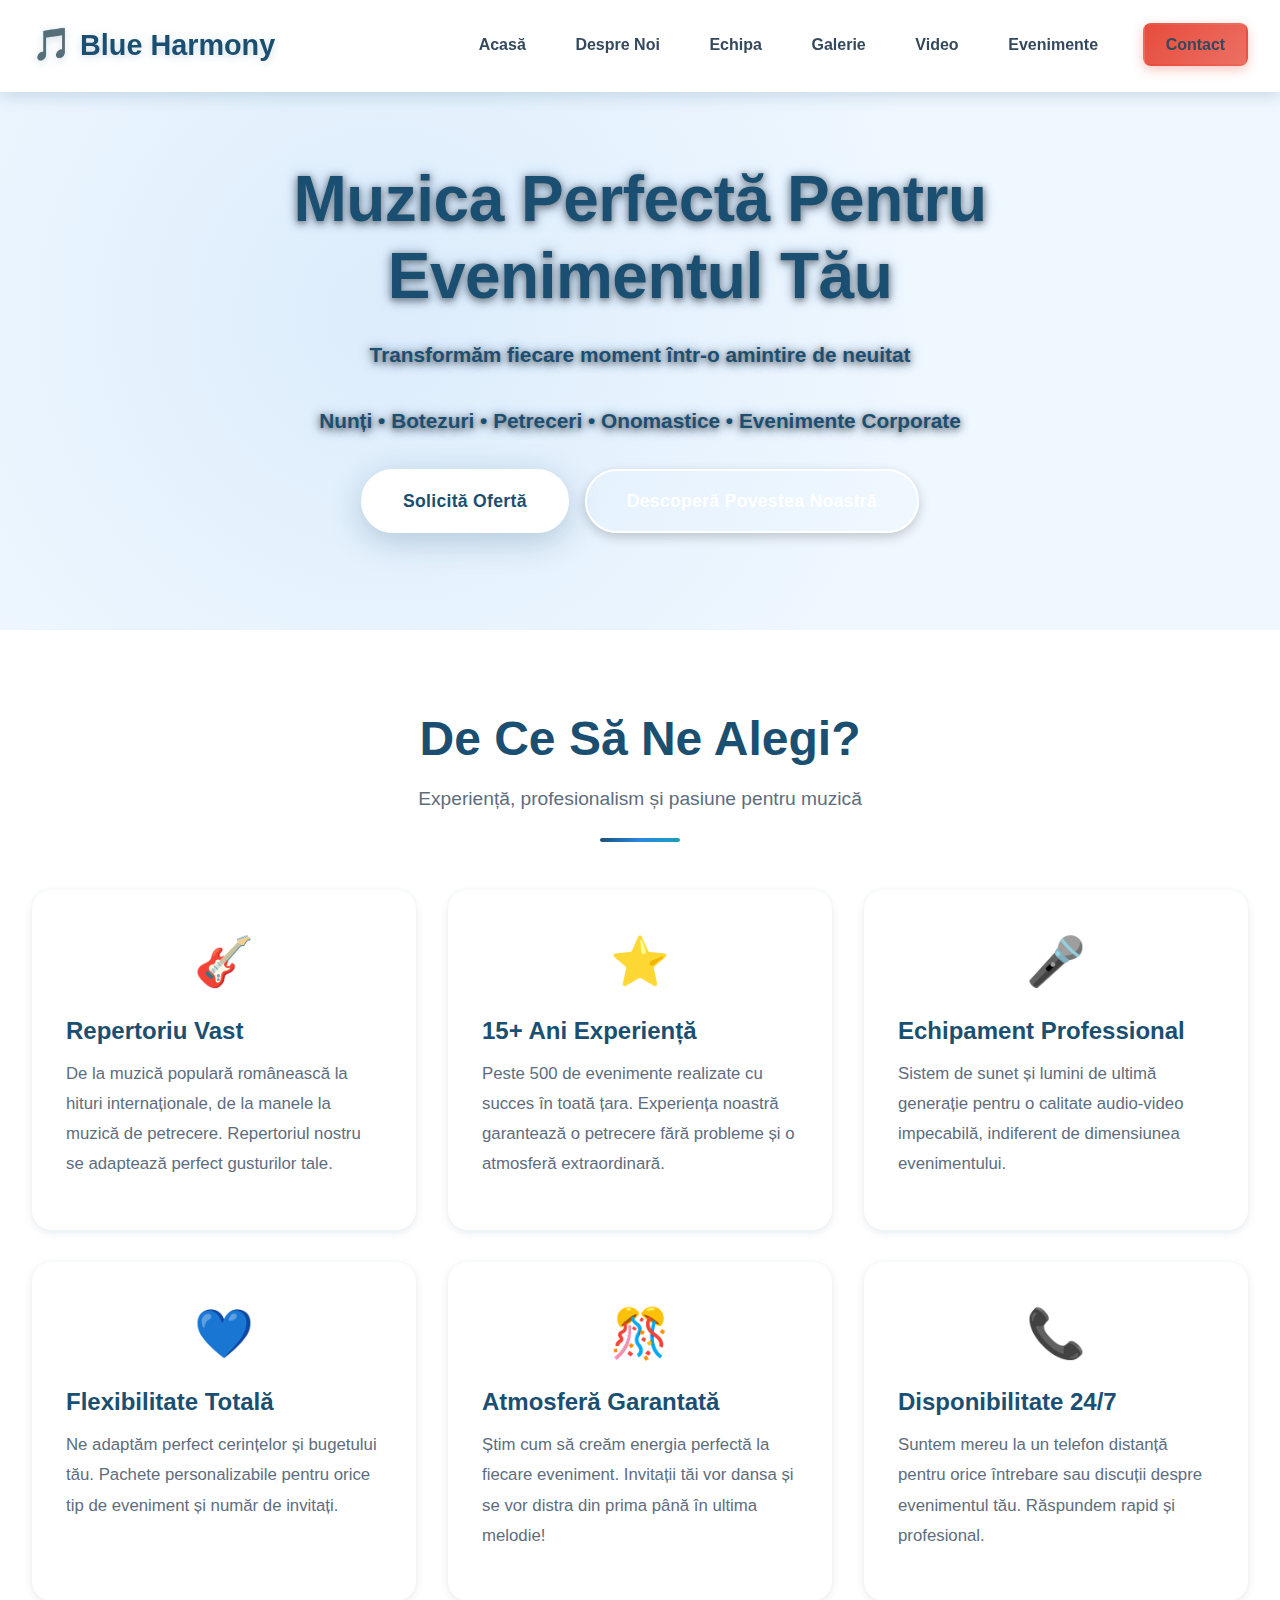
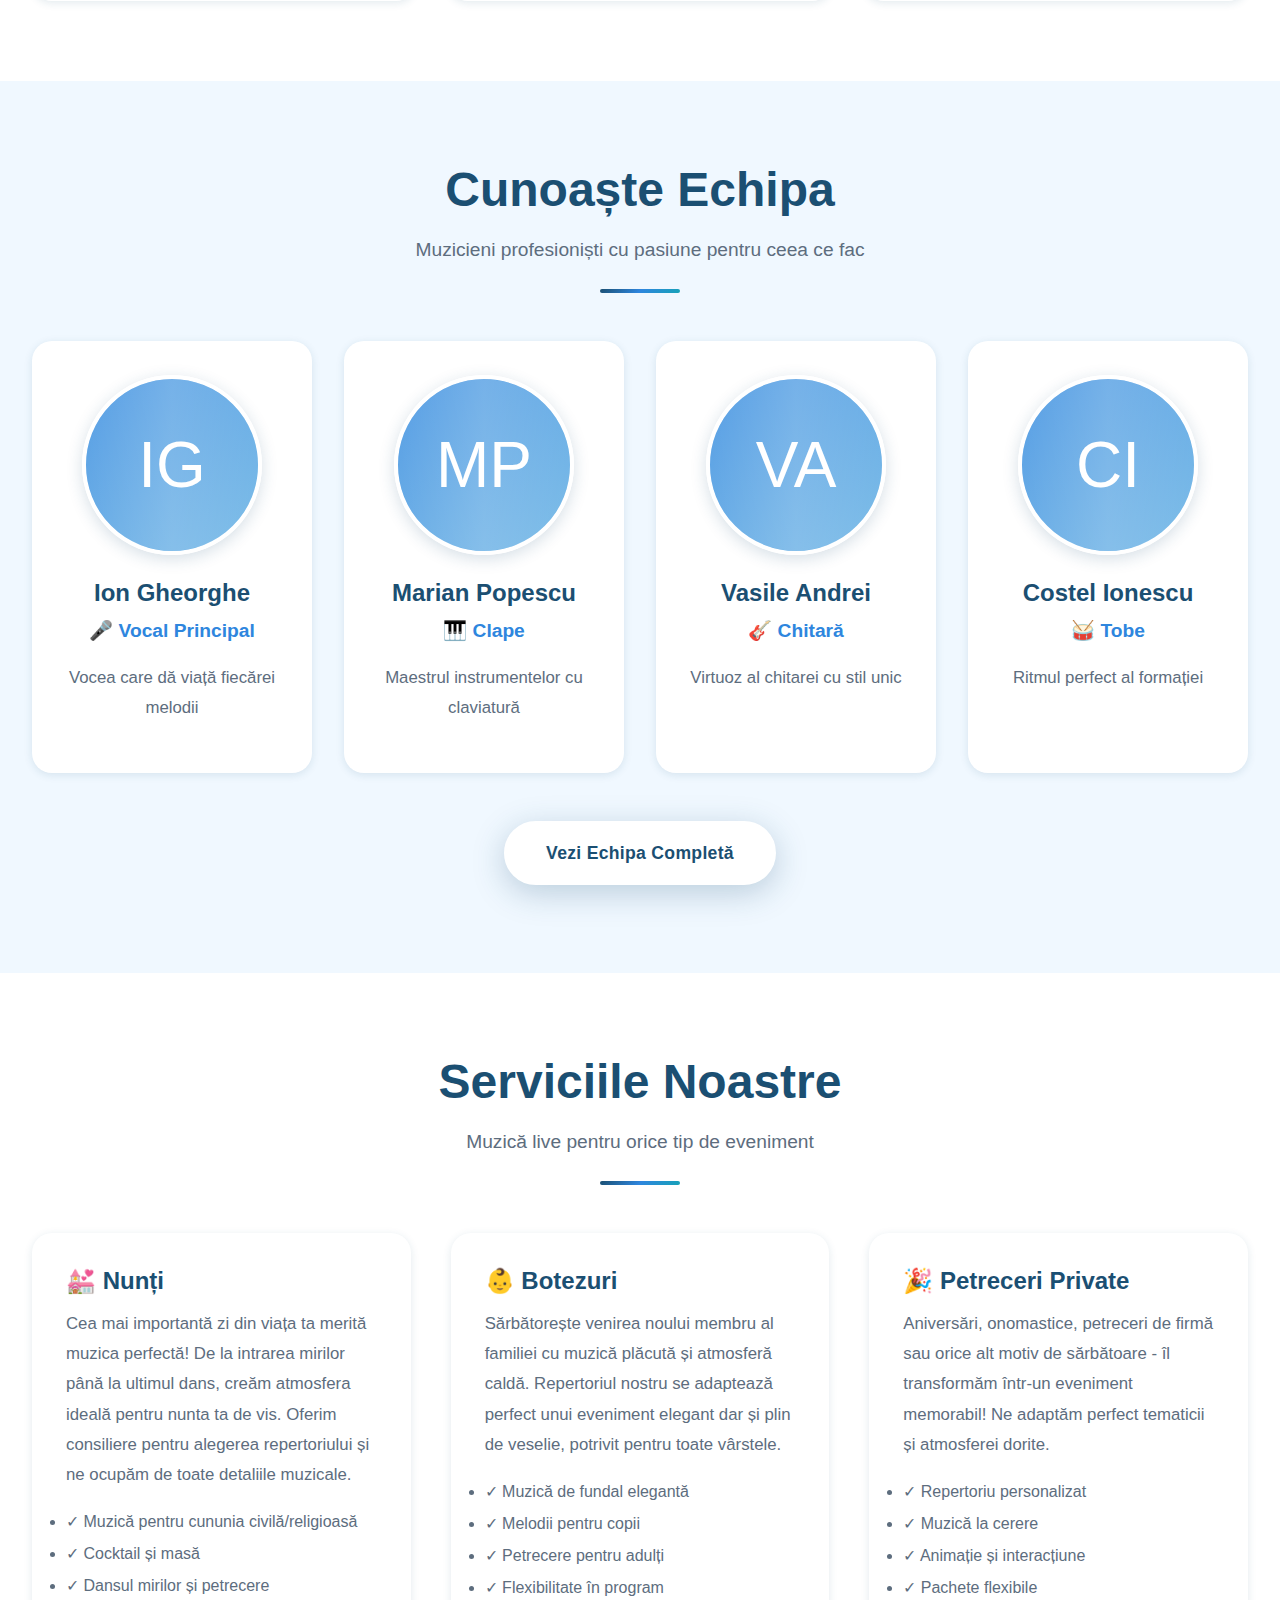
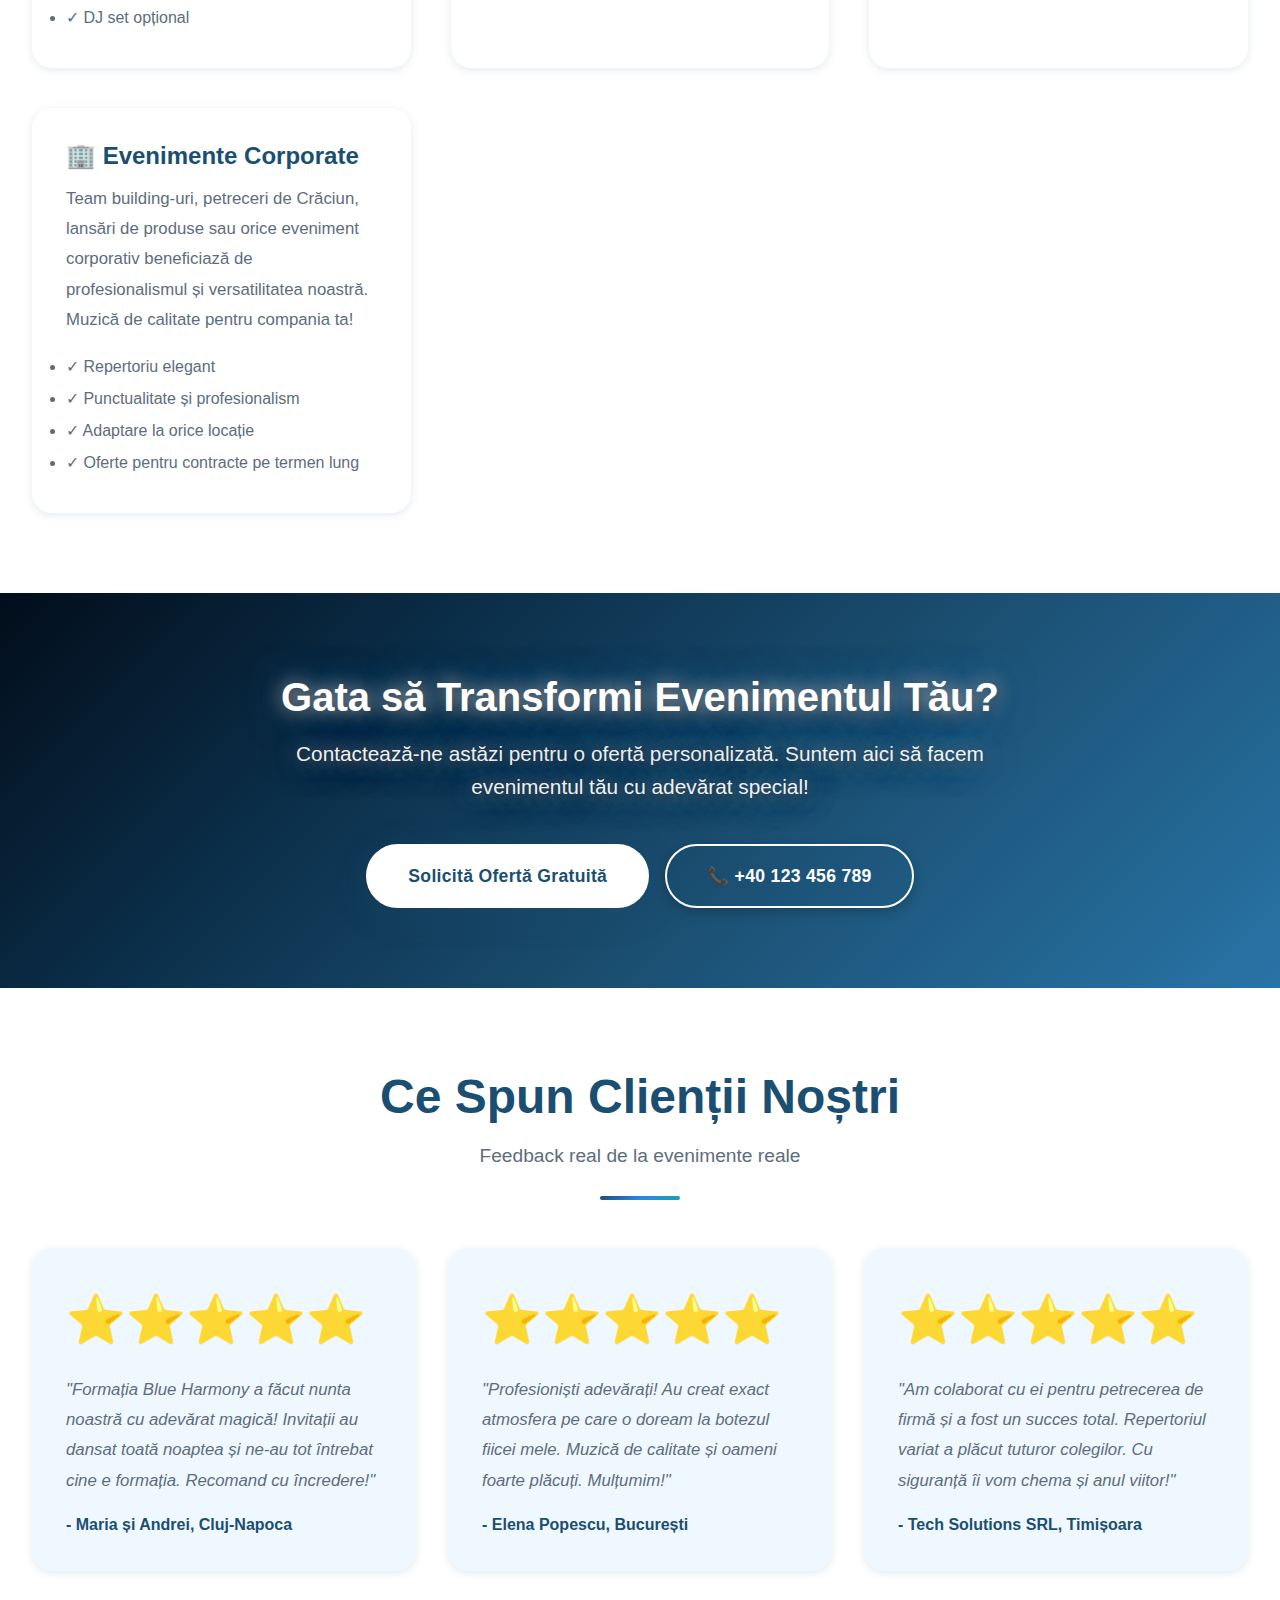
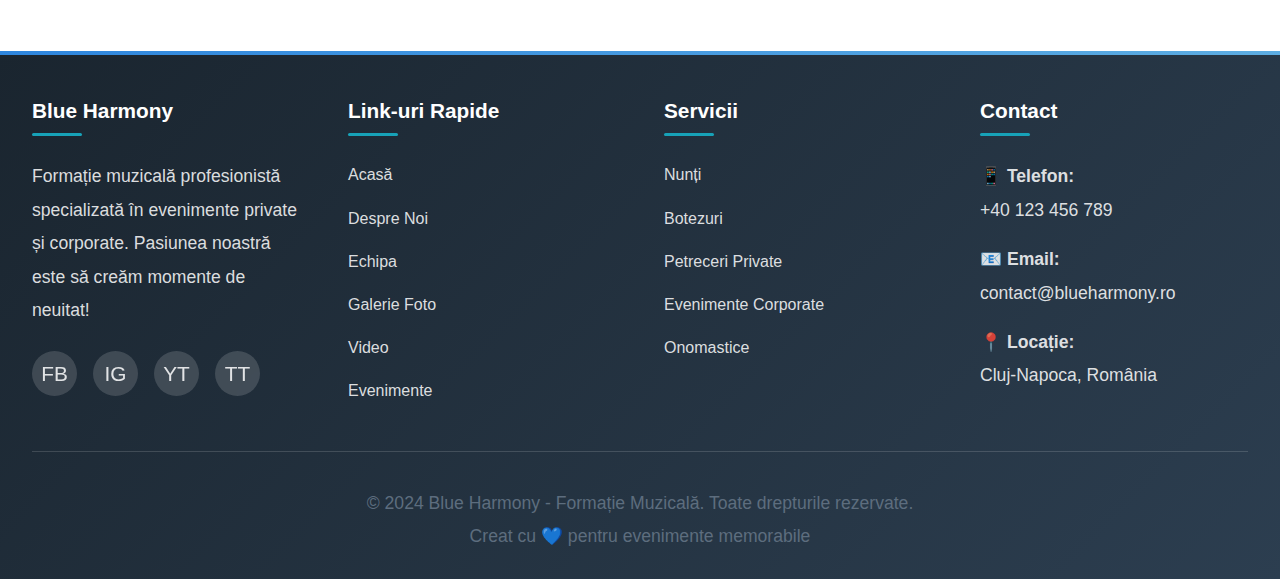
<file: index.html>
<!DOCTYPE html>
<html lang="ro">
<head>
    <meta charset="UTF-8">
    <meta name="viewport" content="width=device-width, initial-scale=1.0">
    <meta name="description" content="Formație muzicală profesionistă pentru nunți, botezuri, petreceri și evenimente corporate. Muzică live de calitate pentru evenimente memorabile.">
    <meta name="keywords" content="formație nuntă, muzică live, evenimente, petreceri, botez, onomastică">
    <title>Formația Blue Harmony - Muzică Live pentru Evenimente | Acasă</title>
    <link rel="stylesheet" href="css/styles.css">
</head>
<body>
    <!-- Header -->
    <header>
        <nav>
            <a href="index.html" class="logo">
                <span class="logo-icon">🎵</span>
                <span>Blue Harmony</span>
            </a>
            
            <div class="menu-toggle">
                <span></span>
                <span></span>
                <span></span>
            </div>
            
            <ul class="nav-links">
                <li><a href="index.html">Acasă</a></li>
                <li><a href="despre.html">Despre Noi</a></li>
                <li><a href="membrii.html">Echipa</a></li>
                <li><a href="galerie.html">Galerie</a></li>
                <li><a href="video.html">Video</a></li>
                <li><a href="evenimente.html">Evenimente</a></li>
                <li><a href="contact.html" class="nav-cta">Contact</a></li>
            </ul>
        </nav>
    </header>

    <!-- Hero Section -->
    <section class="hero">
        <div class="hero-content">
            <h1>Muzica Perfectă Pentru Evenimentul Tău</h1>
            <p class="hero-subtitle">Transformăm fiecare moment într-o amintire de neuitat</p>
            <p>Nunți • Botezuri • Petreceri • Onomastice • Evenimente Corporate</p>
            <div style="display: flex; gap: 1rem; justify-content: center; flex-wrap: wrap; margin-top: 2rem;">
                <a href="contact.html" class="btn btn-primary">Solicită Ofertă</a>
                <a href="despre.html" class="btn btn-secondary">Descoperă Povestea Noastră</a>
            </div>
        </div>
    </section>

    <!-- De Ce Noi Section -->
    <section>
        <div class="container">
            <div class="section-title">
                <h2>De Ce Să Ne Alegi?</h2>
                <p class="subtitle">Experiență, profesionalism și pasiune pentru muzică</p>
            </div>
            
            <div class="grid-3">
                <div class="card fade-in">
                    <div style="font-size: 3rem; text-align: center; margin-bottom: 1rem;">🎸</div>
                    <h3 class="card-title">Repertoriu Vast</h3>
                    <p class="card-text">De la muzică populară românească la hituri internaționale, de la manele la muzică de petrecere. Repertoriul nostru se adaptează perfect gusturilor tale.</p>
                </div>
                
                <div class="card fade-in">
                    <div style="font-size: 3rem; text-align: center; margin-bottom: 1rem;">⭐</div>
                    <h3 class="card-title">15+ Ani Experiență</h3>
                    <p class="card-text">Peste 500 de evenimente realizate cu succes în toată țara. Experiența noastră garantează o petrecere fără probleme și o atmosferă extraordinară.</p>
                </div>
                
                <div class="card fade-in">
                    <div style="font-size: 3rem; text-align: center; margin-bottom: 1rem;">🎤</div>
                    <h3 class="card-title">Echipament Professional</h3>
                    <p class="card-text">Sistem de sunet și lumini de ultimă generație pentru o calitate audio-video impecabilă, indiferent de dimensiunea evenimentului.</p>
                </div>
                
                <div class="card fade-in">
                    <div style="font-size: 3rem; text-align: center; margin-bottom: 1rem;">💙</div>
                    <h3 class="card-title">Flexibilitate Totală</h3>
                    <p class="card-text">Ne adaptăm perfect cerințelor și bugetului tău. Pachete personalizabile pentru orice tip de eveniment și număr de invitați.</p>
                </div>
                
                <div class="card fade-in">
                    <div style="font-size: 3rem; text-align: center; margin-bottom: 1rem;">🎊</div>
                    <h3 class="card-title">Atmosferă Garantată</h3>
                    <p class="card-text">Știm cum să creăm energia perfectă la fiecare eveniment. Invitații tăi vor dansa și se vor distra din prima până în ultima melodie!</p>
                </div>
                
                <div class="card fade-in">
                    <div style="font-size: 3rem; text-align: center; margin-bottom: 1rem;">📞</div>
                    <h3 class="card-title">Disponibilitate 24/7</h3>
                    <p class="card-text">Suntem mereu la un telefon distanță pentru orice întrebare sau discuții despre evenimentul tău. Răspundem rapid și profesional.</p>
                </div>
            </div>
        </div>
    </section>

    <!-- Preview Echipa Section -->
    <section>
        <div class="container">
            <div class="section-title">
                <h2>Cunoaște Echipa</h2>
                <p class="subtitle">Muzicieni profesioniști cu pasiune pentru ceea ce fac</p>
            </div>
            
            <div class="grid-4">
                <div class="card member-card fade-in">
                    <div class="member-avatar">IG</div>
                    <h3 class="member-name">Ion Gheorghe</h3>
                    <p class="member-role">🎤 Vocal Principal</p>
                    <p class="card-text">Vocea care dă viață fiecărei melodii</p>
                </div>
                
                <div class="card member-card fade-in">
                    <div class="member-avatar">MP</div>
                    <h3 class="member-name">Marian Popescu</h3>
                    <p class="member-role">🎹 Clape</p>
                    <p class="card-text">Maestrul instrumentelor cu claviatură</p>
                </div>
                
                <div class="card member-card fade-in">
                    <div class="member-avatar">VA</div>
                    <h3 class="member-name">Vasile Andrei</h3>
                    <p class="member-role">🎸 Chitară</p>
                    <p class="card-text">Virtuoz al chitarei cu stil unic</p>
                </div>
                
                <div class="card member-card fade-in">
                    <div class="member-avatar">CI</div>
                    <h3 class="member-name">Costel Ionescu</h3>
                    <p class="member-role">🥁 Tobe</p>
                    <p class="card-text">Ritmul perfect al formației</p>
                </div>
            </div>
            
            <div style="text-align: center; margin-top: 3rem;">
                <a href="membrii.html" class="btn btn-primary">Vezi Echipa Completă</a>
            </div>
        </div>
    </section>

    <!-- Servicii Section -->
    <section>
        <div class="container">
            <div class="section-title">
                <h2>Serviciile Noastre</h2>
                <p class="subtitle">Muzică live pentru orice tip de eveniment</p>
            </div>
            
            <div class="grid-2">
                <div class="card fade-in">
                    <h3 class="card-title">💒 Nunți</h3>
                    <p class="card-text">Cea mai importantă zi din viața ta merită muzica perfectă! De la intrarea mirilor până la ultimul dans, creăm atmosfera ideală pentru nunta ta de vis. Oferim consiliere pentru alegerea repertoriului și ne ocupăm de toate detaliile muzicale.</p>
                    <ul style="margin-top: 1rem; color: var(--text-gray); line-height: 2;">
                        <li>✓ Muzică pentru cununia civilă/religioasă</li>
                        <li>✓ Cocktail și masă</li>
                        <li>✓ Dansul mirilor și petrecere</li>
                        <li>✓ DJ set opțional</li>
                    </ul>
                </div>
                
                <div class="card fade-in">
                    <h3 class="card-title">👶 Botezuri</h3>
                    <p class="card-text">Sărbătorește venirea noului membru al familiei cu muzică plăcută și atmosferă caldă. Repertoriul nostru se adaptează perfect unui eveniment elegant dar și plin de veselie, potrivit pentru toate vârstele.</p>
                    <ul style="margin-top: 1rem; color: var(--text-gray); line-height: 2;">
                        <li>✓ Muzică de fundal elegantă</li>
                        <li>✓ Melodii pentru copii</li>
                        <li>✓ Petrecere pentru adulți</li>
                        <li>✓ Flexibilitate în program</li>
                    </ul>
                </div>
                
                <div class="card fade-in">
                    <h3 class="card-title">🎉 Petreceri Private</h3>
                    <p class="card-text">Aniversări, onomastice, petreceri de firmă sau orice alt motiv de sărbătoare - îl transformăm într-un eveniment memorabil! Ne adaptăm perfect tematicii și atmosferei dorite.</p>
                    <ul style="margin-top: 1rem; color: var(--text-gray); line-height: 2;">
                        <li>✓ Repertoriu personalizat</li>
                        <li>✓ Muzică la cerere</li>
                        <li>✓ Animație și interacțiune</li>
                        <li>✓ Pachete flexibile</li>
                    </ul>
                </div>
                
                <div class="card fade-in">
                    <h3 class="card-title">🏢 Evenimente Corporate</h3>
                    <p class="card-text">Team building-uri, petreceri de Crăciun, lansări de produse sau orice eveniment corporativ beneficiază de profesionalismul și versatilitatea noastră. Muzică de calitate pentru compania ta!</p>
                    <ul style="margin-top: 1rem; color: var(--text-gray); line-height: 2;">
                        <li>✓ Repertoriu elegant</li>
                        <li>✓ Punctualitate și profesionalism</li>
                        <li>✓ Adaptare la orice locație</li>
                        <li>✓ Oferte pentru contracte pe termen lung</li>
                    </ul>
                </div>
            </div>
        </div>
    </section>

    <!-- CTA Section -->
    <section style="background: var(--gradient-primary); padding: 5rem 2rem;">
        <div class="container text-center" style="color: white;">
            <h2 style="color: white; font-size: 2.5rem; margin-bottom: 1rem;">Gata să Transformi Evenimentul Tău?</h2>
            <p style="font-size: 1.3rem; color: rgba(255,255,255,0.95); margin-bottom: 2.5rem; max-width: 700px; margin-left: auto; margin-right: auto;">
                Contactează-ne astăzi pentru o ofertă personalizată. Suntem aici să facem evenimentul tău cu adevărat special!
            </p>
            <div style="display: flex; gap: 1rem; justify-content: center; flex-wrap: wrap;">
                <a href="contact.html" class="btn btn-primary">Solicită Ofertă Gratuită</a>
                <a href="tel:+40123456789" class="btn btn-secondary">📞 +40 123 456 789</a>
            </div>
        </div>
    </section>

    <!-- Testimoniale Section -->
    <section>
        <div class="container">
            <div class="section-title">
                <h2>Ce Spun Clienții Noștri</h2>
                <p class="subtitle">Feedback real de la evenimente reale</p>
            </div>
            
            <div class="grid-3">
                <div class="card fade-in" style="background: var(--light-bg);">
                    <div style="color: var(--accent-cyan); font-size: 3rem; margin-bottom: 1rem;">⭐⭐⭐⭐⭐</div>
                    <p class="card-text" style="font-style: italic; margin-bottom: 1rem;">
                        "Formația Blue Harmony a făcut nunta noastră cu adevărat magică! Invitații au dansat toată noaptea și ne-au tot întrebat cine e formația. Recomand cu încredere!"
                    </p>
                    <strong style="color: var(--primary-dark);">- Maria și Andrei, Cluj-Napoca</strong>
                </div>
                
                <div class="card fade-in" style="background: var(--light-bg);">
                    <div style="color: var(--accent-cyan); font-size: 3rem; margin-bottom: 1rem;">⭐⭐⭐⭐⭐</div>
                    <p class="card-text" style="font-style: italic; margin-bottom: 1rem;">
                        "Profesioniști adevărați! Au creat exact atmosfera pe care o doream la botezul fiicei mele. Muzică de calitate și oameni foarte plăcuți. Mulțumim!"
                    </p>
                    <strong style="color: var(--primary-dark);">- Elena Popescu, București</strong>
                </div>
                
                <div class="card fade-in" style="background: var(--light-bg);">
                    <div style="color: var(--accent-cyan); font-size: 3rem; margin-bottom: 1rem;">⭐⭐⭐⭐⭐</div>
                    <p class="card-text" style="font-style: italic; margin-bottom: 1rem;">
                        "Am colaborat cu ei pentru petrecerea de firmă și a fost un succes total. Repertoriul variat a plăcut tuturor colegilor. Cu siguranță îi vom chema și anul viitor!"
                    </p>
                    <strong style="color: var(--primary-dark);">- Tech Solutions SRL, Timișoara</strong>
                </div>
            </div>
        </div>
    </section>

    <!-- Footer -->
    <footer>
        <div class="footer-content">
            <div class="footer-section">
                <h3>Blue Harmony</h3>
                <p>Formație muzicală profesionistă specializată în evenimente private și corporate. Pasiunea noastră este să creăm momente de neuitat!</p>
                <div class="social-links" style="margin-top: 1.5rem;">
                    <a href="#" class="social-link" title="Facebook">FB</a>
                    <a href="#" class="social-link" title="Instagram">IG</a>
                    <a href="#" class="social-link" title="YouTube">YT</a>
                    <a href="#" class="social-link" title="TikTok">TT</a>
                </div>
            </div>
            
            <div class="footer-section">
                <h3>Link-uri Rapide</h3>
                <ul class="footer-links">
                    <li><a href="index.html">Acasă</a></li>
                    <li><a href="despre.html">Despre Noi</a></li>
                    <li><a href="membrii.html">Echipa</a></li>
                    <li><a href="galerie.html">Galerie Foto</a></li>
                    <li><a href="video.html">Video</a></li>
                    <li><a href="evenimente.html">Evenimente</a></li>
                </ul>
            </div>
            
            <div class="footer-section">
                <h3>Servicii</h3>
                <ul class="footer-links">
                    <li><a href="contact.html">Nunți</a></li>
                    <li><a href="contact.html">Botezuri</a></li>
                    <li><a href="contact.html">Petreceri Private</a></li>
                    <li><a href="contact.html">Evenimente Corporate</a></li>
                    <li><a href="contact.html">Onomastice</a></li>
                </ul>
            </div>
            
            <div class="footer-section">
                <h3>Contact</h3>
                <p>📱 <strong>Telefon:</strong><br>+40 123 456 789</p>
                <p>📧 <strong>Email:</strong><br>contact@blueharmony.ro</p>
                <p>📍 <strong>Locație:</strong><br>Cluj-Napoca, România</p>
            </div>
        </div>
        
        <div class="footer-bottom">
            <p>&copy; 2024 Blue Harmony - Formație Muzicală. Toate drepturile rezervate.</p>
            <p>Creat cu 💙 pentru evenimente memorabile</p>
        </div>
    </footer>

    <script src="js/script.js"></script>
</body>
</html>
</file>
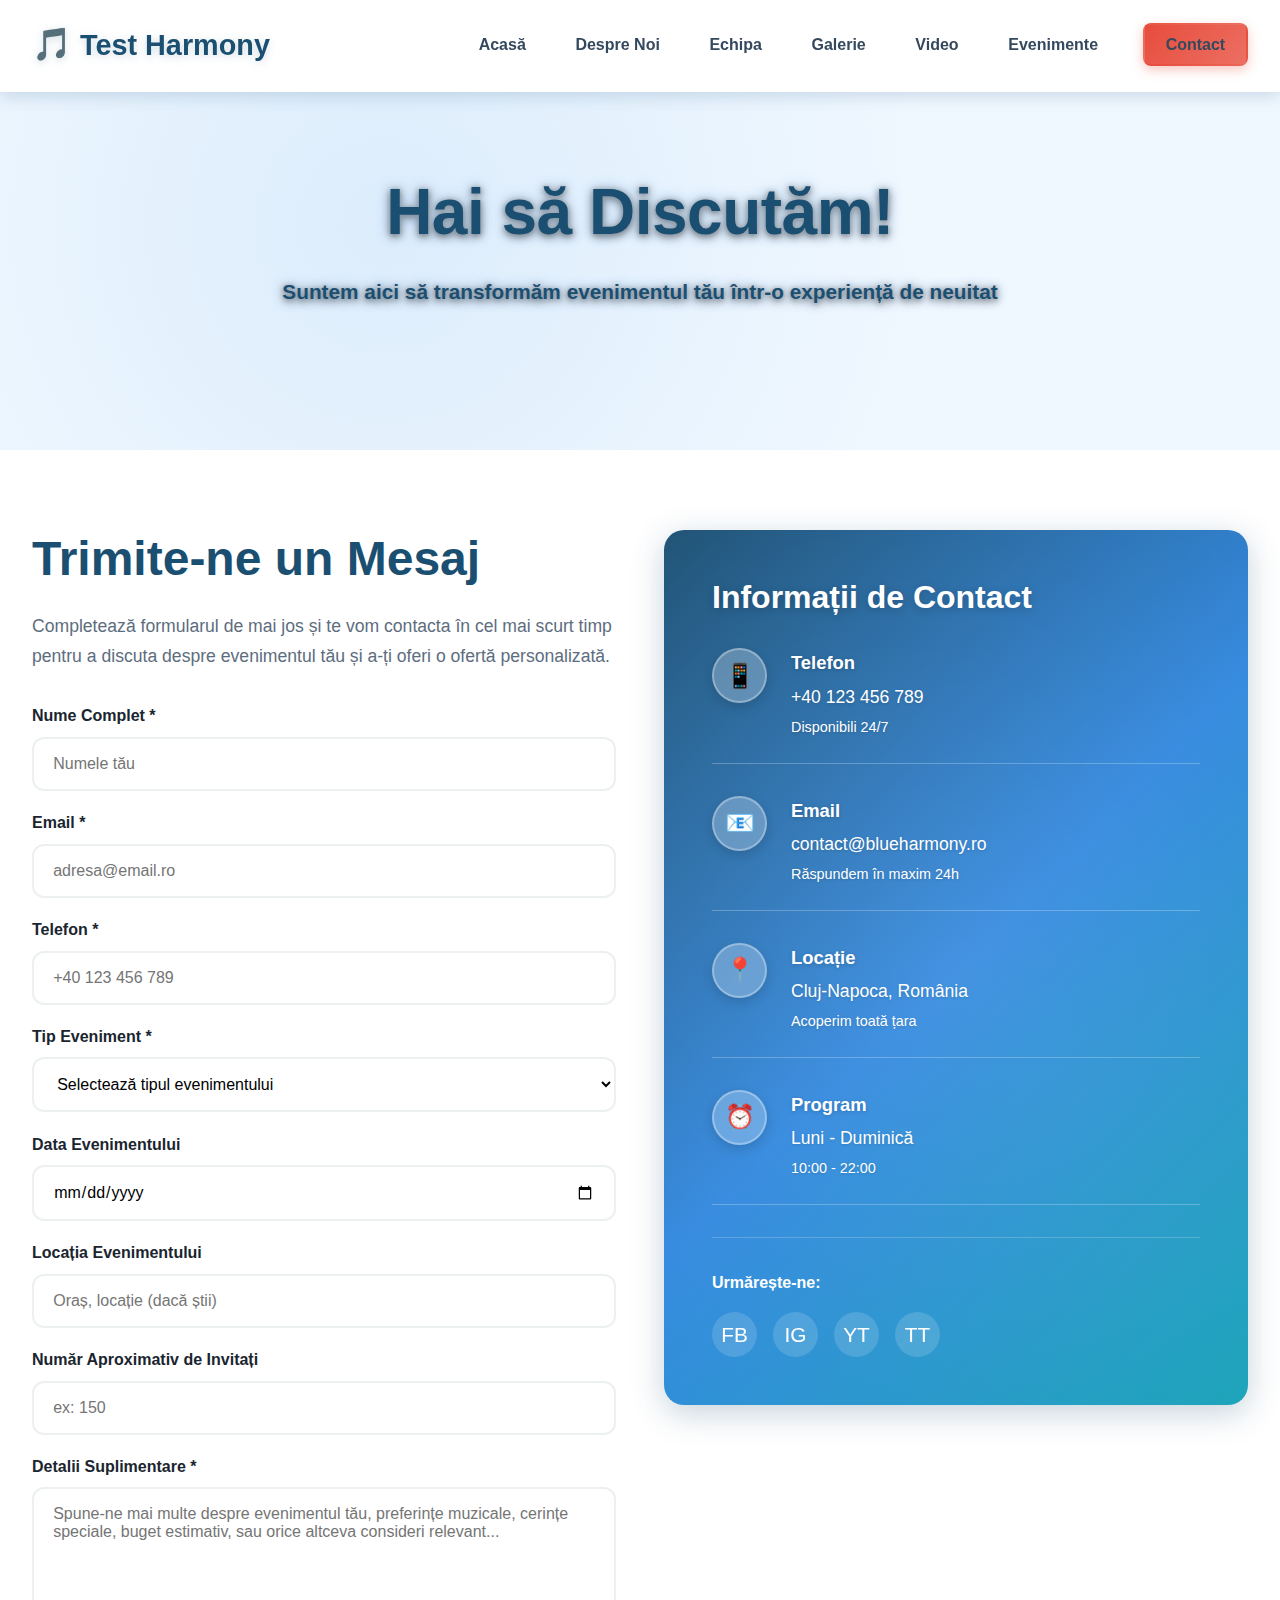
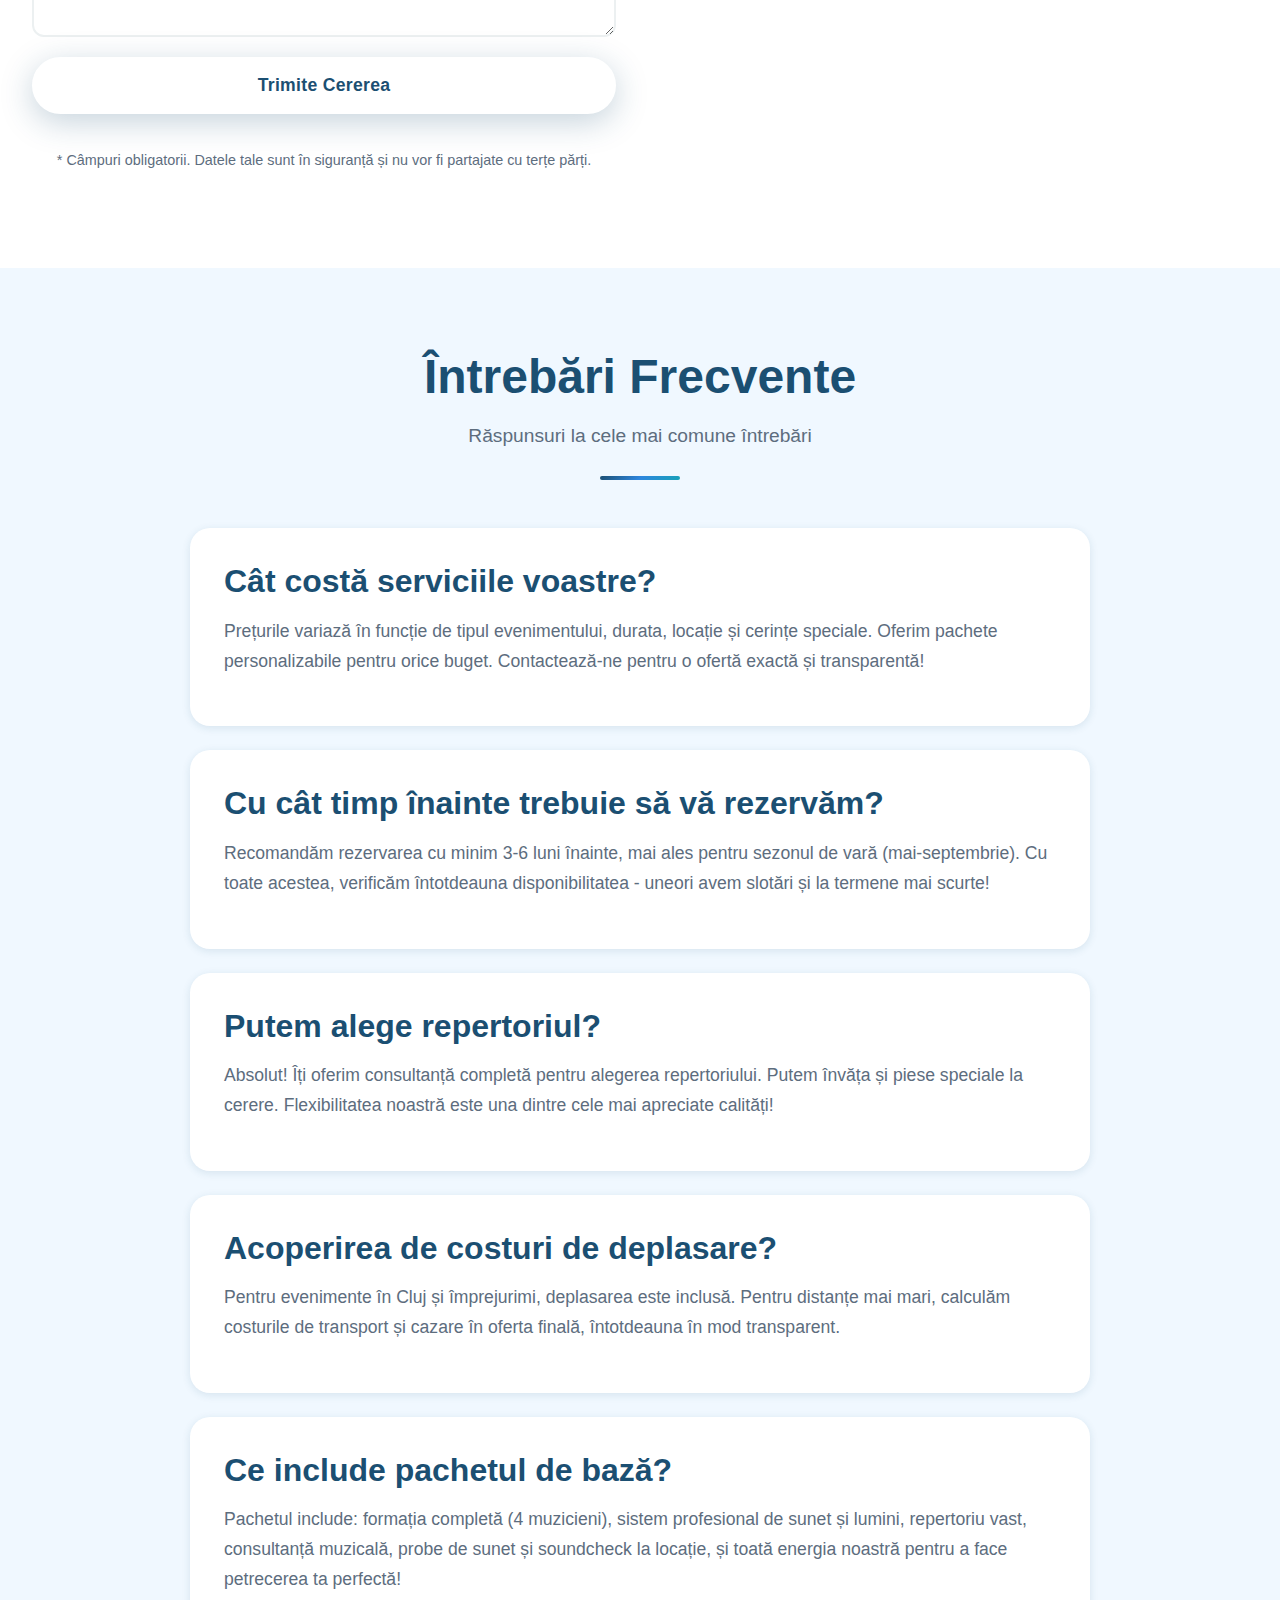
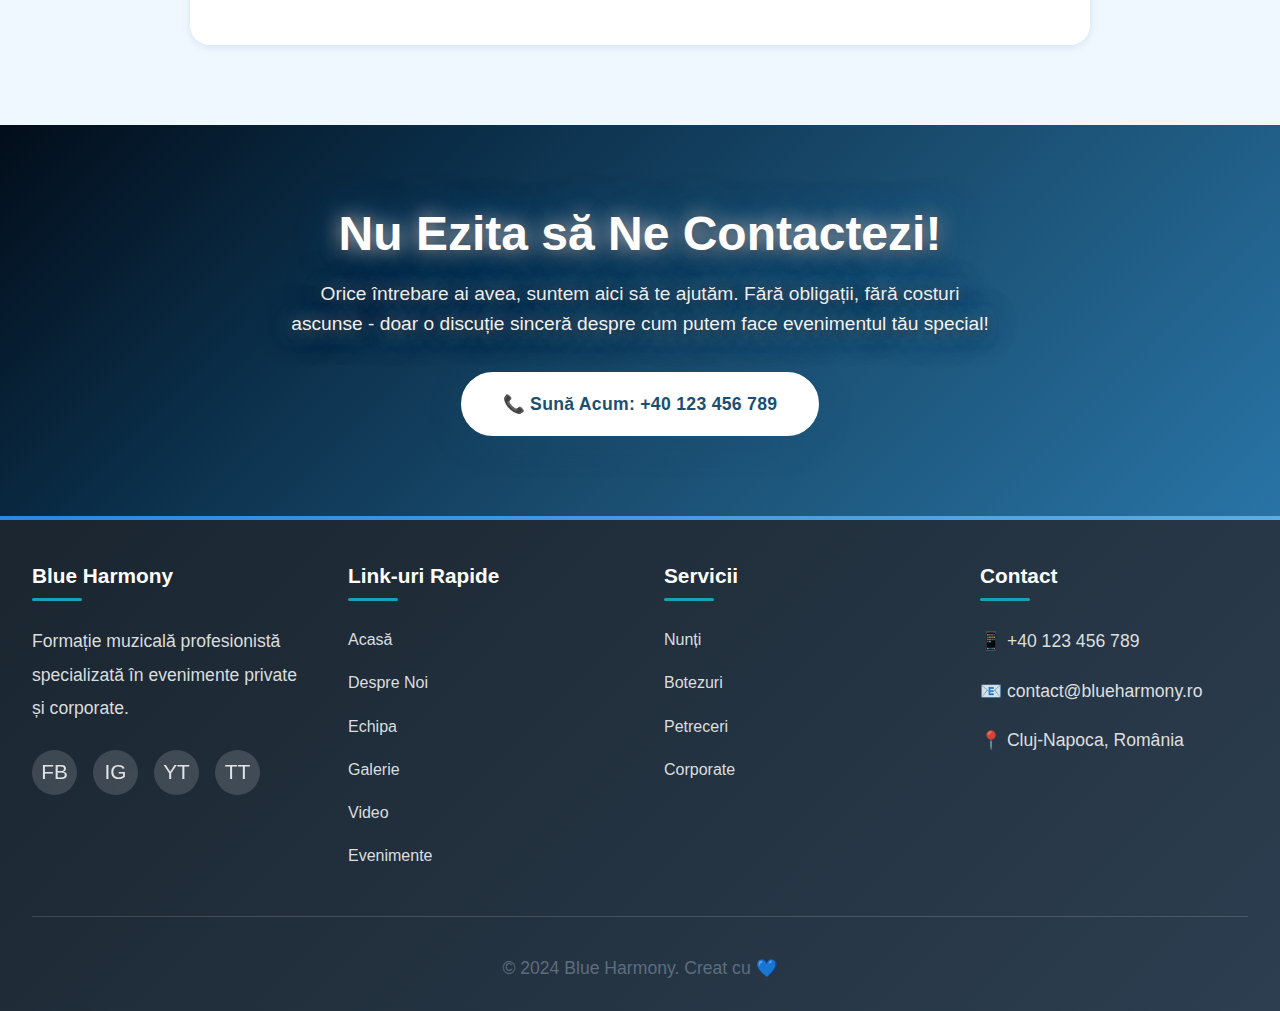
<file: contact.html>
<!DOCTYPE html>
<html lang="ro">
<head>
    <meta charset="UTF-8">
    <meta name="viewport" content="width=device-width, initial-scale=1.0">
    <meta name="description" content="Contactează Blue Harmony pentru oferte personalizate. Suntem disponibili 24/7 pentru evenimentul tău special.">
    <title>Contact - Blue Harmony | Solicită Ofertă</title>
    <link rel="stylesheet" href="css/styles.css">
</head>
<body>
    <header>
        <nav>
            <a href="index.html" class="logo">
                <span class="logo-icon">🎵</span>
                <span>Test Harmony</span>
            </a>
            <div class="menu-toggle"><span></span><span></span><span></span></div>
            <ul class="nav-links">
                <li><a href="index.html">Acasă</a></li>
                <li><a href="despre.html">Despre Noi</a></li>
                <li><a href="membrii.html">Echipa</a></li>
                <li><a href="galerie.html">Galerie</a></li>
                <li><a href="video.html">Video</a></li>
                <li><a href="evenimente.html">Evenimente</a></li>
                <li><a href="contact.html" class="nav-cta">Contact</a></li>
            </ul>
        </nav>
    </header>

    <section class="hero" style="min-height: 50vh;">
        <div class="hero-content">
            <h1>Hai să Discutăm!</h1>
            <p>Suntem aici să transformăm evenimentul tău într-o experiență de neuitat</p>
        </div>
    </section>

    <section>
        <div class="container">
            <div class="contact-wrapper">
                <!-- Formular Contact -->
                <div>
                    <h2 style="color: var(--primary-dark); margin-bottom: 1.5rem;">Trimite-ne un Mesaj</h2>
                    <p style="color: var(--text-gray); margin-bottom: 2rem; line-height: 1.7;">
                        Completează formularul de mai jos și te vom contacta în cel mai scurt timp pentru a discuta despre evenimentul tău și a-ți oferi o ofertă personalizată.
                    </p>
                    
                    <form class="contact-form">
                        <div class="form-group">
                            <label for="nume">Nume Complet *</label>
                            <input type="text" id="nume" name="nume" required placeholder="Numele tău">
                        </div>
                        
                        <div class="form-group">
                            <label for="email">Email *</label>
                            <input type="email" id="email" name="email" required placeholder="adresa@email.ro">
                        </div>
                        
                        <div class="form-group">
                            <label for="telefon">Telefon *</label>
                            <input type="tel" id="telefon" name="telefon" required placeholder="+40 123 456 789">
                        </div>
                        
                        <div class="form-group">
                            <label for="tipEveniment">Tip Eveniment *</label>
                            <select id="tipEveniment" name="tipEveniment" required>
                                <option value="">Selectează tipul evenimentului</option>
                                <option value="nunta">Nuntă</option>
                                <option value="botez">Botez</option>
                                <option value="onomastica">Onomastică</option>
                                <option value="aniversare">Aniversare</option>
                                <option value="petrecere">Petrecere Privată</option>
                                <option value="corporate">Eveniment Corporate</option>
                                <option value="altul">Altul</option>
                            </select>
                        </div>
                        
                        <div class="form-group">
                            <label for="dataEveniment">Data Evenimentului</label>
                            <input type="date" id="dataEveniment" name="dataEveniment">
                        </div>
                        
                        <div class="form-group">
                            <label for="locatie">Locația Evenimentului</label>
                            <input type="text" id="locatie" name="locatie" placeholder="Oraș, locație (dacă știi)">
                        </div>
                        
                        <div class="form-group">
                            <label for="numarInvitati">Număr Aproximativ de Invitați</label>
                            <input type="number" id="numarInvitati" name="numarInvitati" min="0" placeholder="ex: 150">
                        </div>
                        
                        <div class="form-group">
                            <label for="mesaj">Detalii Suplimentare *</label>
                            <textarea id="mesaj" name="mesaj" required placeholder="Spune-ne mai multe despre evenimentul tău, preferințe muzicale, cerințe speciale, buget estimativ, sau orice altceva consideri relevant..."></textarea>
                        </div>
                        
                        <button type="submit" class="btn btn-primary" style="width: 100%;">Trimite Cererea</button>
                        
                        <p style="font-size: 0.9rem; color: var(--text-gray); margin-top: 1rem; text-align: center;">
                            * Câmpuri obligatorii. Datele tale sunt în siguranță și nu vor fi partajate cu terțe părți.
                        </p>
                    </form>
                </div>
                
                <!-- Info Contact -->
                <div class="contact-info">
                    <h3>Informații de Contact</h3>
                    
                    <div class="contact-item">
                        <div class="contact-icon">📱</div>
                        <div class="contact-details">
                            <strong>Telefon</strong>
                            <p>+40 123 456 789</p>
                            <p style="font-size: 0.9rem; margin-top: 0.3rem;">Disponibili 24/7</p>
                        </div>
                    </div>
                    
                    <div class="contact-item">
                        <div class="contact-icon">📧</div>
                        <div class="contact-details">
                            <strong>Email</strong>
                            <p>contact@blueharmony.ro</p>
                            <p style="font-size: 0.9rem; margin-top: 0.3rem;">Răspundem în maxim 24h</p>
                        </div>
                    </div>
                    
                    <div class="contact-item">
                        <div class="contact-icon">📍</div>
                        <div class="contact-details">
                            <strong>Locație</strong>
                            <p>Cluj-Napoca, România</p>
                            <p style="font-size: 0.9rem; margin-top: 0.3rem;">Acoperim toată țara</p>
                        </div>
                    </div>
                    
                    <div class="contact-item">
                        <div class="contact-icon">⏰</div>
                        <div class="contact-details">
                            <strong>Program</strong>
                            <p>Luni - Duminică</p>
                            <p style="font-size: 0.9rem; margin-top: 0.3rem;">10:00 - 22:00</p>
                        </div>
                    </div>
                    
                    <div style="margin-top: 2rem; padding-top: 2rem; border-top: 1px solid rgba(255,255,255,0.2);">
                        <strong style="display: block; margin-bottom: 1rem;">Urmărește-ne:</strong>
                        <div class="social-links">
                            <a href="#" class="social-link" title="Facebook">FB</a>
                            <a href="#" class="social-link" title="Instagram">IG</a>
                            <a href="#" class="social-link" title="YouTube">YT</a>
                            <a href="#" class="social-link" title="TikTok">TT</a>
                        </div>
                    </div>
                </div>
            </div>
        </div>
    </section>

    <section style="background: var(--light-bg);">
        <div class="container">
            <div class="section-title">
                <h2>Întrebări Frecvente</h2>
                <p class="subtitle">Răspunsuri la cele mai comune întrebări</p>
            </div>
            
            <div style="max-width: 900px; margin: 0 auto;">
                <div class="card fade-in" style="margin-bottom: 1.5rem;">
                    <h3 style="color: var(--primary-dark); margin-bottom: 1rem;">Cât costă serviciile voastre?</h3>
                    <p style="color: var(--text-gray); line-height: 1.7;">
                        Prețurile variază în funcție de tipul evenimentului, durata, locație și cerințe speciale. Oferim pachete personalizabile pentru orice buget. Contactează-ne pentru o ofertă exactă și transparentă!
                    </p>
                </div>
                
                <div class="card fade-in" style="margin-bottom: 1.5rem;">
                    <h3 style="color: var(--primary-dark); margin-bottom: 1rem;">Cu cât timp înainte trebuie să vă rezervăm?</h3>
                    <p style="color: var(--text-gray); line-height: 1.7;">
                        Recomandăm rezervarea cu minim 3-6 luni înainte, mai ales pentru sezonul de vară (mai-septembrie). Cu toate acestea, verificăm întotdeauna disponibilitatea - uneori avem slotări și la termene mai scurte!
                    </p>
                </div>
                
                <div class="card fade-in" style="margin-bottom: 1.5rem;">
                    <h3 style="color: var(--primary-dark); margin-bottom: 1rem;">Putem alege repertoriul?</h3>
                    <p style="color: var(--text-gray); line-height: 1.7;">
                        Absolut! Îți oferim consultanță completă pentru alegerea repertoriului. Putem învăța și piese speciale la cerere. Flexibilitatea noastră este una dintre cele mai apreciate calități!
                    </p>
                </div>
                
                <div class="card fade-in" style="margin-bottom: 1.5rem;">
                    <h3 style="color: var(--primary-dark); margin-bottom: 1rem;">Acoperirea de costuri de deplasare?</h3>
                    <p style="color: var(--text-gray); line-height: 1.7;">
                        Pentru evenimente în Cluj și împrejurimi, deplasarea este inclusă. Pentru distanțe mai mari, calculăm costurile de transport și cazare în oferta finală, întotdeauna în mod transparent.
                    </p>
                </div>
                
                <div class="card fade-in">
                    <h3 style="color: var(--primary-dark); margin-bottom: 1rem;">Ce include pachetul de bază?</h3>
                    <p style="color: var(--text-gray); line-height: 1.7;">
                        Pachetul include: formația completă (4 muzicieni), sistem profesional de sunet și lumini, repertoriu vast, consultanță muzicală, probe de sunet și soundcheck la locație, și toată energia noastră pentru a face petrecerea ta perfectă!
                    </p>
                </div>
            </div>
        </div>
    </section>

    <section style="background: var(--gradient-primary); padding: 5rem 2rem;">
        <div class="container text-center" style="color: white;">
            <h2 style="color: white; margin-bottom: 1rem;">Nu Ezita să Ne Contactezi!</h2>
            <p style="font-size: 1.2rem; color: rgba(255,255,255,0.95); margin-bottom: 2rem; max-width: 700px; margin-left: auto; margin-right: auto;">
                Orice întrebare ai avea, suntem aici să te ajutăm. Fără obligații, fără costuri ascunse - doar o discuție sinceră despre cum putem face evenimentul tău special!
            </p>
            <a href="tel:+40123456789" class="btn btn-primary" style="display: inline-flex; align-items: center; gap: 0.5rem;">
                📞 Sună Acum: +40 123 456 789
            </a>
        </div>
    </section>

    <footer>
        <div class="footer-content">
            <div class="footer-section">
                <h3>Blue Harmony</h3>
                <p>Formație muzicală profesionistă specializată în evenimente private și corporate.</p>
                <div class="social-links" style="margin-top: 1.5rem;">
                    <a href="#" class="social-link">FB</a>
                    <a href="#" class="social-link">IG</a>
                    <a href="#" class="social-link">YT</a>
                    <a href="#" class="social-link">TT</a>
                </div>
            </div>
            <div class="footer-section">
                <h3>Link-uri Rapide</h3>
                <ul class="footer-links">
                    <li><a href="index.html">Acasă</a></li>
                    <li><a href="despre.html">Despre Noi</a></li>
                    <li><a href="membrii.html">Echipa</a></li>
                    <li><a href="galerie.html">Galerie</a></li>
                    <li><a href="video.html">Video</a></li>
                    <li><a href="evenimente.html">Evenimente</a></li>
                </ul>
            </div>
            <div class="footer-section">
                <h3>Servicii</h3>
                <ul class="footer-links">
                    <li><a href="contact.html">Nunți</a></li>
                    <li><a href="contact.html">Botezuri</a></li>
                    <li><a href="contact.html">Petreceri</a></li>
                    <li><a href="contact.html">Corporate</a></li>
                </ul>
            </div>
            <div class="footer-section">
                <h3>Contact</h3>
                <p>📱 +40 123 456 789</p>
                <p>📧 contact@blueharmony.ro</p>
                <p>📍 Cluj-Napoca, România</p>
            </div>
        </div>
        <div class="footer-bottom">
            <p>&copy; 2024 Blue Harmony. Creat cu 💙</p>
        </div>
    </footer>
    <script src="js/script.js"></script>
</body>
</html>
</file>
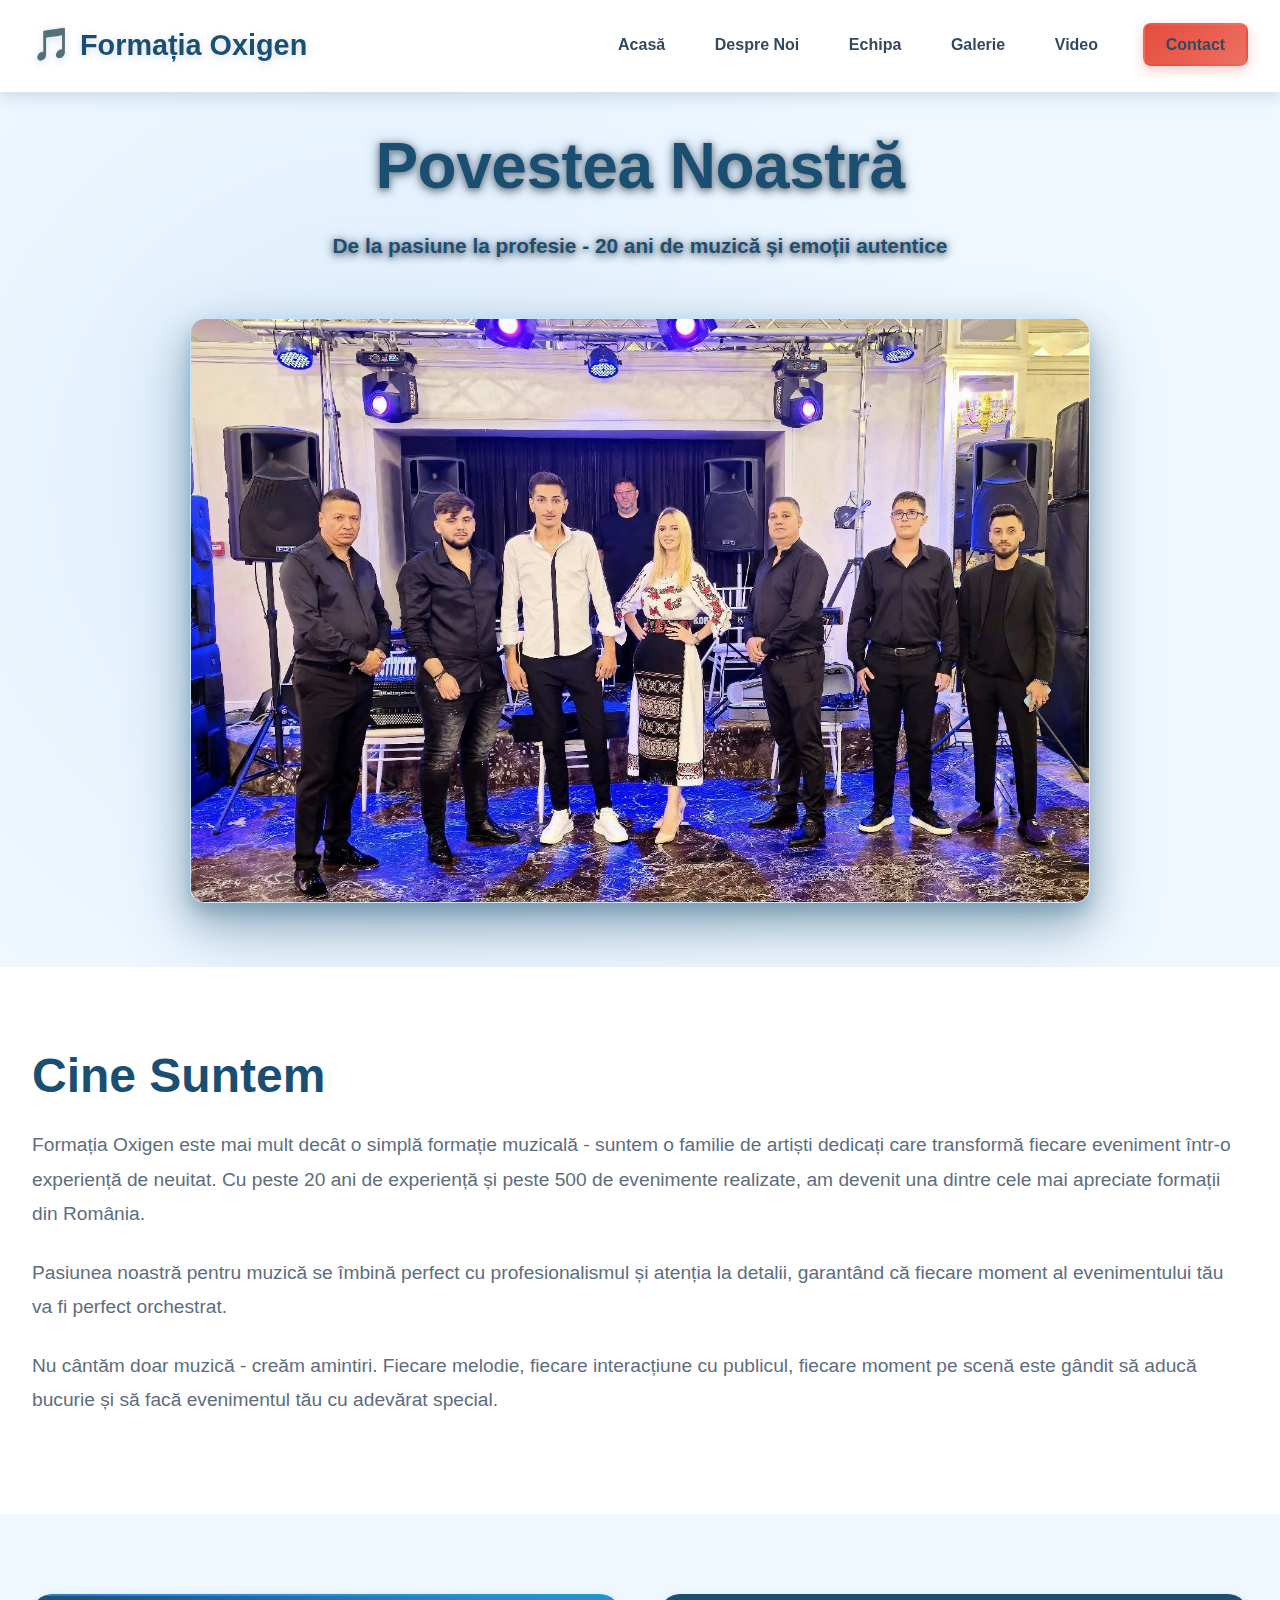
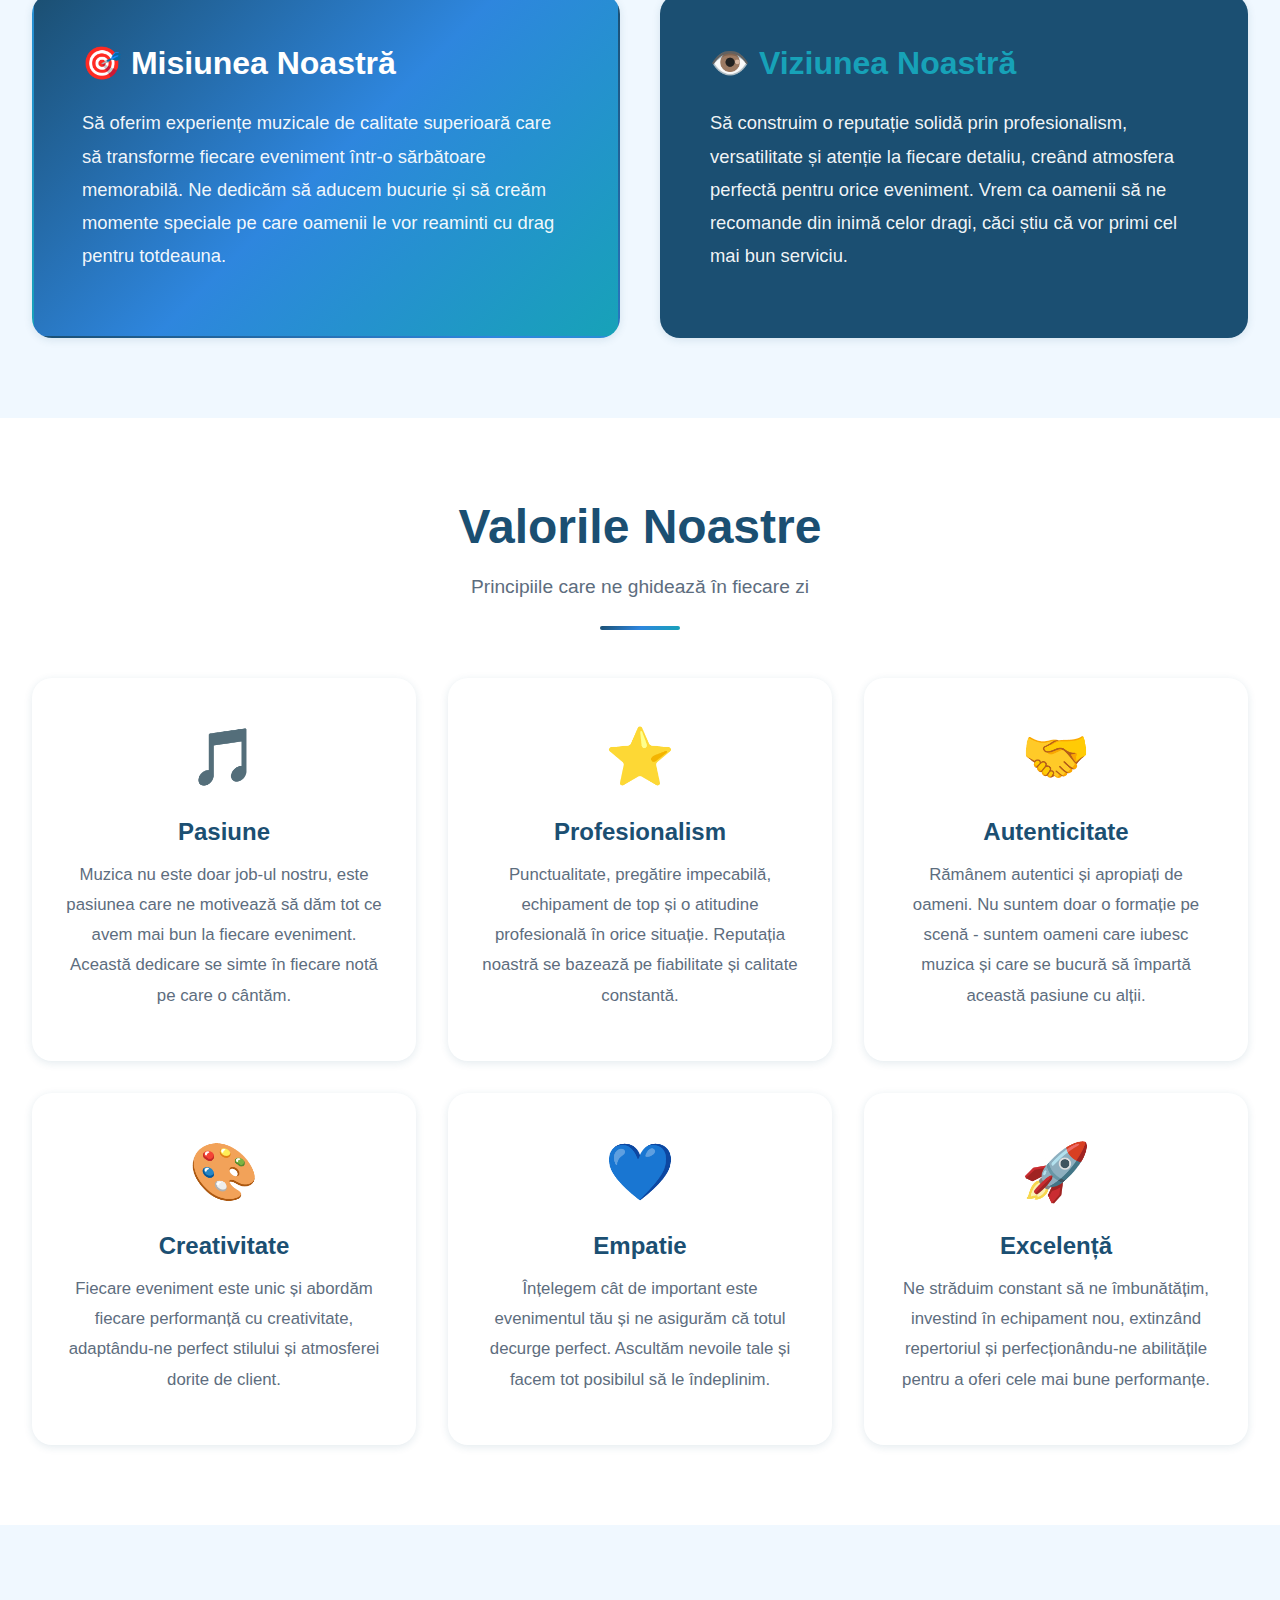
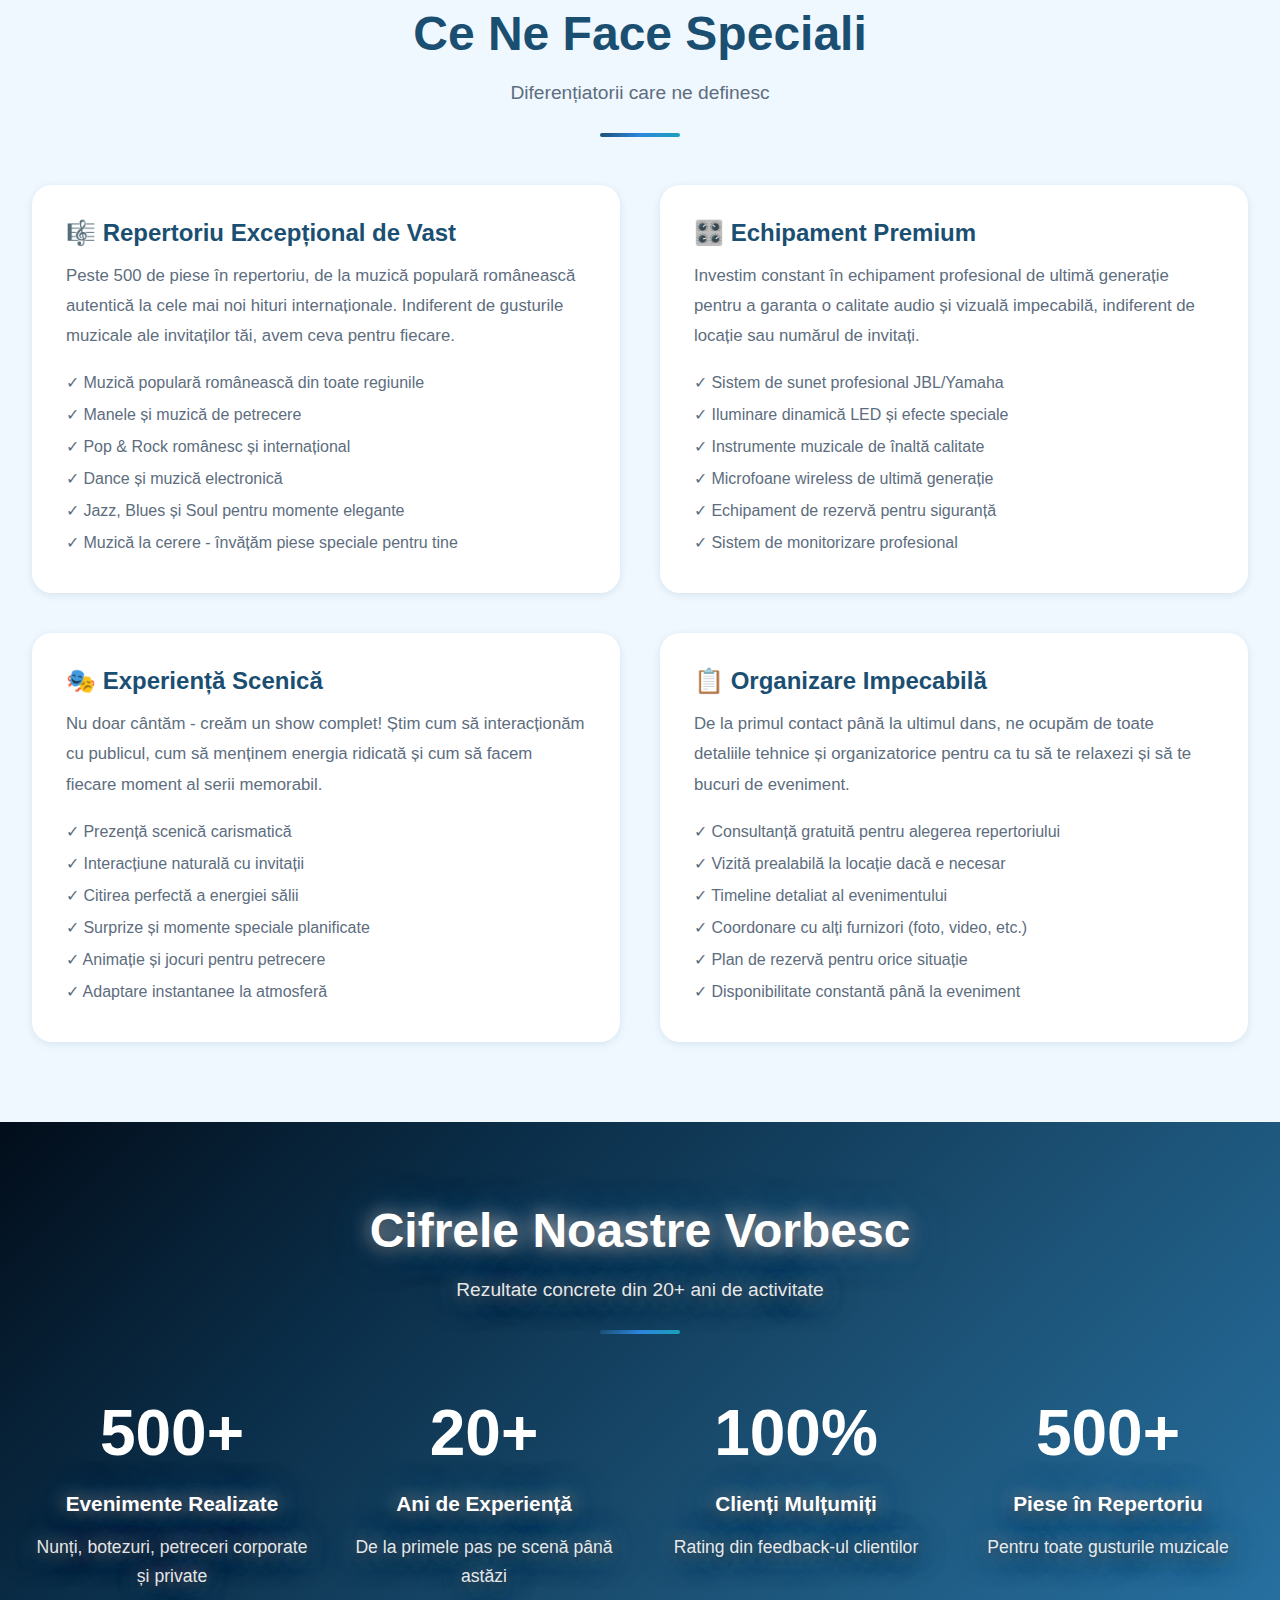
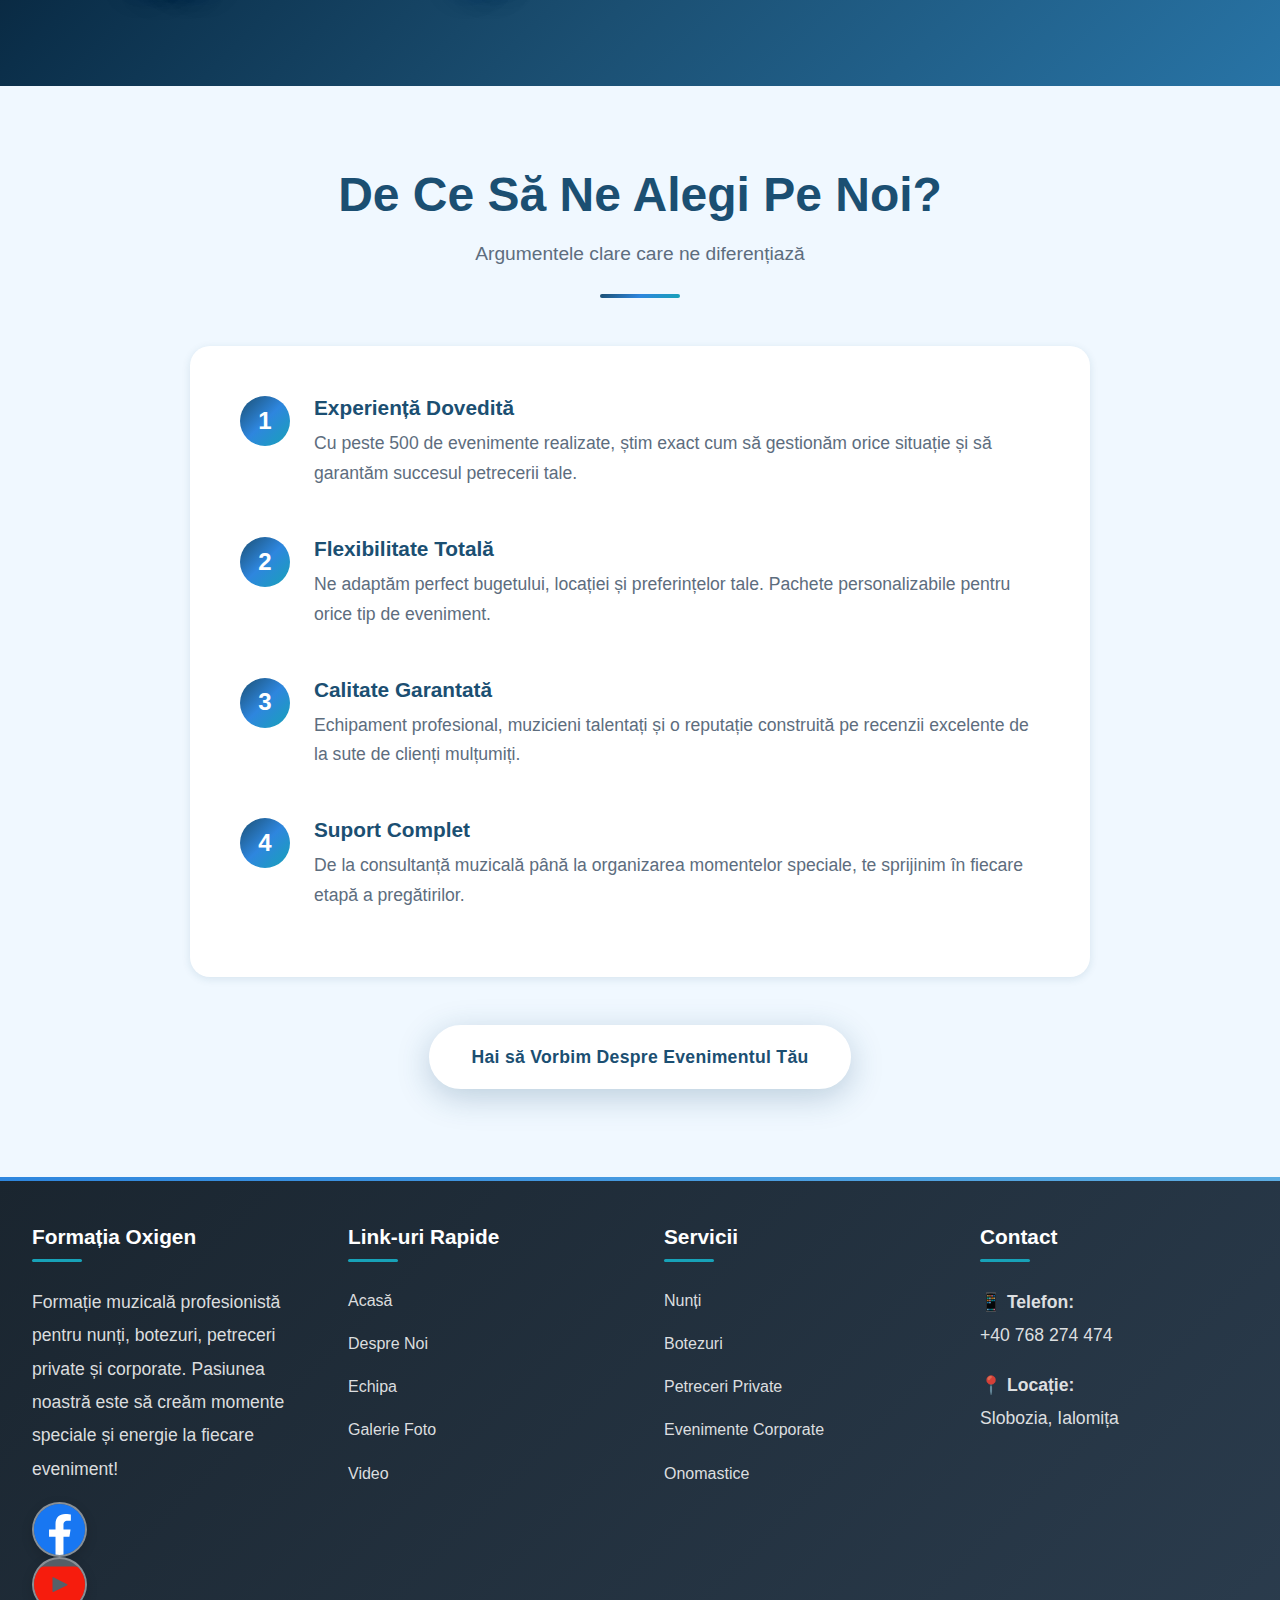
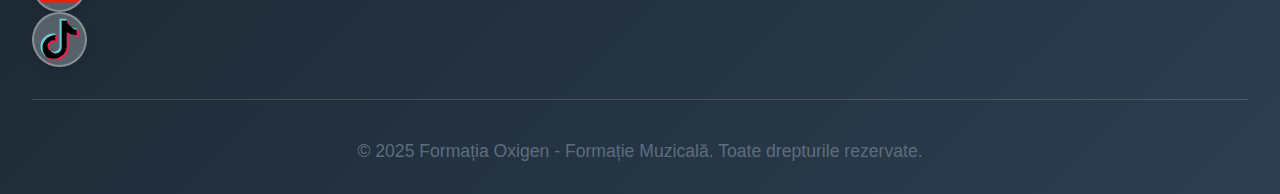
<file: despre.html>
<!DOCTYPE html>
<html lang="ro">
  <head>
    <meta charset="UTF-8" />
    <meta name="viewport" content="width=device-width, initial-scale=1.0" />
    <meta
      name="description"
      content="Descoperă povestea formației Formația Oxigen - 15 ani de experiență în muzică live pentru evenimente. Cunoaște-ne valorile și pasiunea pentru muzică."
    />
    <title>Despre Noi - Formația Oxigen | Povestea Noastră</title>
    <link rel="stylesheet" href="css/styles.css" />
  </head>
  <body>
    <!-- Header -->
    <header>
      <nav>
        <a href="index.html" class="logo">
          <span class="logo-icon">🎵</span>
          <span>Formația Oxigen</span>
        </a>

        <div class="menu-toggle">
          <span></span>
          <span></span>
          <span></span>
        </div>

        <ul class="nav-links">
          <li><a href="index.html">Acasă</a></li>
          <li><a href="despre.html">Despre Noi</a></li>
          <li><a href="membrii.html">Echipa</a></li>
          <li><a href="galerie.html">Galerie</a></li>
          <li><a href="video.html">Video</a></li>
          <li><a href="contact.html" class="nav-cta">Contact</a></li>
        </ul>
      </nav>
    </header>

    <!-- Hero Section -->

    <section class="hero">
      <div class="hero-content">
        <h1>Povestea Noastră</h1>
        <p class="hero-subtitle">
          De la pasiune la profesie - 20 ani de muzică și emoții autentice
        </p>

        <!-- Formație Photo -->
        <div class="hero-image-wrapper">
          <img
                src="images/despre-noi/formatie-despre.jpg"
            alt="Formația Oxigen - Echipa Completa"
            class="hero-image"
          />
        </div>
      </div>
    </section>

    <!-- Intro Section -->
    <section>
      <div class="container">
        <div class="grid-2">
          <div class="fade-in">
            <h2 style="color: var(--primary-dark); margin-bottom: 1.5rem">
              Cine Suntem
            </h2>
            <p
              style="font-size: 1.2rem; line-height: 1.8; margin-bottom: 1.5rem"
            >
              Formația Oxigen este mai mult decât o simplă formație muzicală -
              suntem o familie de artiști dedicați care transformă fiecare
              eveniment într-o experiență de neuitat. Cu peste 20 ani de
              experiență și peste 500 de evenimente realizate, am devenit una
              dintre cele mai apreciate formații din România.
            </p>
            <p
              style="font-size: 1.2rem; line-height: 1.8; margin-bottom: 1.5rem"
            >
              Pasiunea noastră pentru muzică se îmbină perfect cu
              profesionalismul și atenția la detalii, garantând că fiecare
              moment al evenimentului tău va fi perfect orchestrat.
            </p>
            <p style="font-size: 1.2rem; line-height: 1.8">
              Nu cântăm doar muzică - creăm amintiri. Fiecare melodie, fiecare
              interacțiune cu publicul, fiecare moment pe scenă este gândit să
              aducă bucurie și să facă evenimentul tău cu adevărat special.
            </p>
          </div>
          </div>
        </div>
      </div>
    </section>

    <!-- Misiunea & Viziunea -->
    <section>
      <div class="container">
        <div class="grid-2">
          <div
            class="card fade-in"
            style="
              background: var(--gradient-primary);
              color: white;
              padding: 3rem;
            "
          >
            <h3 style="color: white; font-size: 2rem; margin-bottom: 1.5rem">
              🎯 Misiunea Noastră
            </h3>
            <p
              style="
                font-size: 1.15rem;
                line-height: 1.8;
                color: rgba(255, 255, 255, 0.95);
              "
            >
              Să oferim experiențe muzicale de calitate superioară care să
              transforme fiecare eveniment într-o sărbătoare memorabilă. Ne
              dedicăm să aducem bucurie și să creăm momente speciale pe care
              oamenii le vor reaminti cu drag pentru totdeauna.
            </p>
          </div>

          <div
            class="card fade-in"
            style="background: var(--primary-dark); color: white; padding: 3rem"
          >
            <h3
              style="
                color: var(--accent-cyan);
                font-size: 2rem;
                margin-bottom: 1.5rem;
              "
            >
              👁️ Viziunea Noastră
            </h3>
            <p
              style="
                font-size: 1.15rem;
                line-height: 1.8;
                color: rgba(255, 255, 255, 0.95);
              "
            >
              Să construim o reputație solidă prin profesionalism, versatilitate și atenție la fiecare detaliu, creând atmosfera perfectă pentru orice eveniment. Vrem ca oamenii să ne recomande din inimă celor dragi, căci știu că vor primi cel mai bun serviciu.
            </p>
          </div>
        </div>
      </div>
    </section>

    <!-- Valorile Noastre -->
    <section>
      <div class="container">
        <div class="section-title">
          <h2>Valorile Noastre</h2>
          <p class="subtitle">Principiile care ne ghidează în fiecare zi</p>
        </div>

        <div class="grid-3 values-grid-special">
          <div class="card fade-in">
            <div
              style="font-size: 3.5rem; text-align: center; margin-bottom: 1rem"
            >
              🎵
            </div>
            <h3 class="card-title text-center">Pasiune</h3>
            <p class="card-text text-center">
              Muzica nu este doar job-ul nostru, este pasiunea care ne motivează
              să dăm tot ce avem mai bun la fiecare eveniment. Această dedicare
              se simte în fiecare notă pe care o cântăm.
            </p>
          </div>

          <div class="card fade-in">
            <div
              style="font-size: 3.5rem; text-align: center; margin-bottom: 1rem"
            >
              ⭐
            </div>
            <h3 class="card-title text-center">Profesionalism</h3>
            <p class="card-text text-center">
              Punctualitate, pregătire impecabilă, echipament de top și o
              atitudine profesională în orice situație. Reputația noastră se
              bazează pe fiabilitate și calitate constantă.
            </p>
          </div>

          <div class="card fade-in">
            <div
              style="font-size: 3.5rem; text-align: center; margin-bottom: 1rem"
            >
              🤝
            </div>
            <h3 class="card-title text-center">Autenticitate</h3>
            <p class="card-text text-center">
              Rămânem autentici și apropiați de oameni. Nu suntem doar o
              formație pe scenă - suntem oameni care iubesc muzica și care se
              bucură să împartă această pasiune cu alții.
            </p>
          </div>

          <div class="card fade-in">
            <div
              style="font-size: 3.5rem; text-align: center; margin-bottom: 1rem"
            >
              🎨
            </div>
            <h3 class="card-title text-center">Creativitate</h3>
            <p class="card-text text-center">
              Fiecare eveniment este unic și abordăm fiecare performanță cu
              creativitate, adaptându-ne perfect stilului și atmosferei dorite
              de client.
            </p>
          </div>

          <div class="card fade-in">
            <div
              style="font-size: 3.5rem; text-align: center; margin-bottom: 1rem"
            >
              💙
            </div>
            <h3 class="card-title text-center">Empatie</h3>
            <p class="card-text text-center">
              Înțelegem cât de important este evenimentul tău și ne asigurăm că
              totul decurge perfect. Ascultăm nevoile tale și facem tot
              posibilul să le îndeplinim.
            </p>
          </div>

          <div class="card fade-in">
            <div
              style="font-size: 3.5rem; text-align: center; margin-bottom: 1rem"
            >
              🚀
            </div>
            <h3 class="card-title text-center">Excelență</h3>
            <p class="card-text text-center">
              Ne străduim constant să ne îmbunătățim, investind în echipament
              nou, extinzând repertoriul și perfecționându-ne abilitățile pentru
              a oferi cele mai bune performanțe.
            </p>
          </div>
        </div>
      </div>
    </section>

    <!-- Ce Ne Face Speciali -->
    <section style="background: var(--light-bg)">
      <div class="container">
        <div class="section-title">
          <h2>Ce Ne Face Speciali</h2>
          <p class="subtitle">Diferențiatorii care ne definesc</p>
        </div>

        <div class="grid-2 specials-grid-4">
          <div class="card fade-in">
            <h3 class="card-title">🎼 Repertoriu Excepțional de Vast</h3>
            <p class="card-text">
              Peste 500 de piese în repertoriu, de la muzică populară românească
              autentică la cele mai noi hituri internaționale. Indiferent de
              gusturile muzicale ale invitaților tăi, avem ceva pentru fiecare.
            </p>
            <ul
              style="
                margin-top: 1rem;
                color: var(--text-gray);
                line-height: 2;
                list-style: none;
                padding-left: 0;
              "
            >
              <li>✓ Muzică populară românească din toate regiunile</li>
              <li>✓ Manele și muzică de petrecere</li>
              <li>✓ Pop & Rock românesc și internațional</li>
              <li>✓ Dance și muzică electronică</li>
              <li>✓ Jazz, Blues și Soul pentru momente elegante</li>
              <li>✓ Muzică la cerere - învățăm piese speciale pentru tine</li>
            </ul>
          </div>

          <div class="card fade-in">
            <h3 class="card-title">🎛️ Echipament Premium</h3>
            <p class="card-text">
              Investim constant în echipament profesional de ultimă generație
              pentru a garanta o calitate audio și vizuală impecabilă,
              indiferent de locație sau numărul de invitați.
            </p>
            <ul
              style="
                margin-top: 1rem;
                color: var(--text-gray);
                line-height: 2;
                list-style: none;
                padding-left: 0;
              "
            >
              <li>✓ Sistem de sunet profesional JBL/Yamaha</li>
              <li>✓ Iluminare dinamică LED și efecte speciale</li>
              <li>✓ Instrumente muzicale de înaltă calitate</li>
              <li>✓ Microfoane wireless de ultimă generație</li>
              <li>✓ Echipament de rezervă pentru siguranță</li>
              <li>✓ Sistem de monitorizare profesional</li>
            </ul>
          </div>

          <div class="card fade-in">
            <h3 class="card-title">🎭 Experiență Scenică</h3>
            <p class="card-text">
              Nu doar cântăm - creăm un show complet! Știm cum să interacționăm
              cu publicul, cum să menținem energia ridicată și cum să facem
              fiecare moment al serii memorabil.
            </p>
            <ul
              style="
                margin-top: 1rem;
                color: var(--text-gray);
                line-height: 2;
                list-style: none;
                padding-left: 0;
              "
            >
              <li>✓ Prezență scenică carismatică</li>
              <li>✓ Interacțiune naturală cu invitații</li>
              <li>✓ Citirea perfectă a energiei sălii</li>
              <li>✓ Surprize și momente speciale planificate</li>
              <li>✓ Animație și jocuri pentru petrecere</li>
              <li>✓ Adaptare instantanee la atmosferă</li>
            </ul>
          </div>

          <div class="card fade-in">
            <h3 class="card-title">📋 Organizare Impecabilă</h3>
            <p class="card-text">
              De la primul contact până la ultimul dans, ne ocupăm de toate
              detaliile tehnice și organizatorice pentru ca tu să te relaxezi și
              să te bucuri de eveniment.
            </p>
            <ul
              style="
                margin-top: 1rem;
                color: var(--text-gray);
                line-height: 2;
                list-style: none;
                padding-left: 0;
              "
            >
              <li>✓ Consultanță gratuită pentru alegerea repertoriului</li>
              <li>✓ Vizită prealabilă la locație dacă e necesar</li>
              <li>✓ Timeline detaliat al evenimentului</li>
              <li>✓ Coordonare cu alți furnizori (foto, video, etc.)</li>
              <li>✓ Plan de rezervă pentru orice situație</li>
              <li>✓ Disponibilitate constantă până la eveniment</li>
            </ul>
          </div>
        </div>
      </div>
    </section>

    <!-- Cifre & Realizări -->
    <section
      style="
        background: var(--gradient-primary);
        color: white;
        padding: 5rem 2rem;
      "
    >
      <div class="container">
        <div class="section-title">
          <h2 style="color: white">Cifrele Noastre Vorbesc</h2>
          <p class="subtitle" style="color: rgba(255, 255, 255, 0.9)">
            Rezultate concrete din 20+ ani de activitate
          </p>
        </div>

        <div class="grid-4">
          <div class="text-center fade-in">
            <div
              style="font-size: 4rem; font-weight: bold; margin-bottom: 0.5rem"
            >
              500+
            </div>
            <h3 style="color: var(--accent-light); font-size: 1.3rem">
              Evenimente Realizate
            </h3>
            <p style="color: rgba(255, 255, 255, 0.9)">
              Nunți, botezuri, petreceri corporate și private
            </p>
          </div>

          <div class="text-center fade-in">
            <div
              style="font-size: 4rem; font-weight: bold; margin-bottom: 0.5rem"
            >
              20+
            </div>
            <h3 style="color: var(--accent-light); font-size: 1.3rem">
              Ani de Experiență
            </h3>
            <p style="color: rgba(255, 255, 255, 0.9)">
              De la primele pas pe scenă până astăzi
            </p>
          </div>

          <div class="text-center fade-in">
            <div
              style="font-size: 4rem; font-weight: bold; margin-bottom: 0.5rem"
            >
              100%
            </div>
            <h3 style="color: var(--accent-light); font-size: 1.3rem">
              Clienți Mulțumiți
            </h3>
            <p style="color: rgba(255, 255, 255, 0.9)">
              Rating din feedback-ul clientilor
            </p>
          </div>

          <div class="text-center fade-in">
            <div
              style="font-size: 4rem; font-weight: bold; margin-bottom: 0.5rem"
            >
              500+
            </div>
            <h3 style="color: var(--accent-light); font-size: 1.3rem">
              Piese în Repertoriu
            </h3>
            <p style="color: rgba(255, 255, 255, 0.9)">
              Pentru toate gusturile muzicale
            </p>
          </div>
        </div>
      </div>
    </section>

    <!-- De Ce Ne-ai Alege -->
    <section>
      <div class="container">
        <div class="section-title">
          <h2>De Ce Să Ne Alegi Pe Noi?</h2>
          <p class="subtitle">Argumentele clare care ne diferențiază</p>
        </div>

        <div
          class="card fade-in"
          style="max-width: 900px; margin: 0 auto; padding: 3rem"
        >
          <div style="display: grid; gap: 2rem">
            <div style="display: flex; gap: 1.5rem; align-items: start">
              <div
                style="
                  flex-shrink: 0;
                  width: 50px;
                  height: 50px;
                  background: var(--gradient-primary);
                  border-radius: 50%;
                  display: flex;
                  align-items: center;
                  justify-content: center;
                  color: white;
                  font-weight: bold;
                  font-size: 1.5rem;
                "
              >
                1
              </div>
              <div>
                <h4
                  style="
                    color: var(--primary-dark);
                    margin-bottom: 0.5rem;
                    font-size: 1.3rem;
                  "
                >
                  Experiență Dovedită
                </h4>
                <p style="color: var(--text-gray); line-height: 1.7">
                  Cu peste 500 de evenimente realizate, știm exact cum să
                  gestionăm orice situație și să garantăm succesul petrecerii
                  tale.
                </p>
              </div>
            </div>

            <div style="display: flex; gap: 1.5rem; align-items: start">
              <div
                style="
                  flex-shrink: 0;
                  width: 50px;
                  height: 50px;
                  background: var(--gradient-primary);
                  border-radius: 50%;
                  display: flex;
                  align-items: center;
                  justify-content: center;
                  color: white;
                  font-weight: bold;
                  font-size: 1.5rem;
                "
              >
                2
              </div>
              <div>
                <h4
                  style="
                    color: var(--primary-dark);
                    margin-bottom: 0.5rem;
                    font-size: 1.3rem;
                  "
                >
                  Flexibilitate Totală
                </h4>
                <p style="color: var(--text-gray); line-height: 1.7">
                  Ne adaptăm perfect bugetului, locației și preferințelor tale.
                  Pachete personalizabile pentru orice tip de eveniment.
                </p>
              </div>
            </div>

            <div style="display: flex; gap: 1.5rem; align-items: start">
              <div
                style="
                  flex-shrink: 0;
                  width: 50px;
                  height: 50px;
                  background: var(--gradient-primary);
                  border-radius: 50%;
                  display: flex;
                  align-items: center;
                  justify-content: center;
                  color: white;
                  font-weight: bold;
                  font-size: 1.5rem;
                "
              >
                3
              </div>
              <div>
                <h4
                  style="
                    color: var(--primary-dark);
                    margin-bottom: 0.5rem;
                    font-size: 1.3rem;
                  "
                >
                  Calitate Garantată
                </h4>
                <p style="color: var(--text-gray); line-height: 1.7">
                  Echipament profesional, muzicieni talentați și o reputație
                  construită pe recenzii excelente de la sute de clienți
                  mulțumiți.
                </p>
              </div>
            </div>

            <div style="display: flex; gap: 1.5rem; align-items: start">
              <div
                style="
                  flex-shrink: 0;
                  width: 50px;
                  height: 50px;
                  background: var(--gradient-primary);
                  border-radius: 50%;
                  display: flex;
                  align-items: center;
                  justify-content: center;
                  color: white;
                  font-weight: bold;
                  font-size: 1.5rem;
                "
              >
                4
              </div>
              <div>
                <h4
                  style="
                    color: var(--primary-dark);
                    margin-bottom: 0.5rem;
                    font-size: 1.3rem;
                  "
                >
                  Suport Complet
                </h4>
                <p style="color: var(--text-gray); line-height: 1.7">
                  De la consultanță muzicală până la organizarea momentelor
                  speciale, te sprijinim în fiecare etapă a pregătirilor.
                </p>
              </div>
            </div>
          </div>
        </div>

        <div style="text-align: center; margin-top: 3rem">
          <a href="contact.html" class="btn btn-primary"
            >Hai să Vorbim Despre Evenimentul Tău</a
          >
        </div>
      </div>
    </section>

    <!-- Footer -->
    <footer>
      <div class="footer-content">
        <div class="footer-section">
          <h3>Formația Oxigen</h3>
          <p>
            Formație muzicală profesionistă pentru nunți, botezuri, petreceri
            private și corporate. Pasiunea noastră este să creăm momente
            speciale și energie la fiecare eveniment!
          </p>
          <!-- <div class="social-links" style="margin-top: 1.5rem" > -->
                    <div class="contact-buttons">
            <a href="https://www.facebook.com/oxigenmusicslobozia" title="Facebook" target="_blank" class="contact-btn facebook" style="gap: 0;">
              <img src="images/svg/facebook.svg" alt="Facebook" class="contact-icon">
            </a>
            <a href="https://www.youtube.com/@oxigenmusicslobozia-offici6469/videos" title="YouTube" target="_blank" class="contact-btn" style="gap: 0;">
              <img src="images/svg/youtube.svg" alt="YouTube" class="contact-icon">
            </a>
            <a href="https://www.tiktok.com/@formatiaoxigenslobozia5" title="TikTok" target="_blank" class="contact-btn tiktok" style="gap: 0;">
              <img src="images/svg/tiktok.svg" alt="TikTok" class="contact-icon">
            </a>
          </div>
        </div>

        <div class="footer-section">
          <h3>Link-uri Rapide</h3>
          <ul class="footer-links">
            <li><a href="index.html">Acasă</a></li>
            <li><a href="despre.html">Despre Noi</a></li>
            <li><a href="membrii.html">Echipa</a></li>
            <li><a href="galerie.html">Galerie Foto</a></li>
            <li><a href="video.html">Video</a></li>
          </ul>
        </div>

        <div class="footer-section">
          <h3>Servicii</h3>
          <ul class="footer-links">
            <li><a href="contact.html">Nunți</a></li>
            <li><a href="contact.html">Botezuri</a></li>
            <li><a href="contact.html">Petreceri Private</a></li>
            <li><a href="contact.html">Evenimente Corporate</a></li>
            <li><a href="contact.html">Onomastice</a></li>
          </ul>
        </div>

        <div class="footer-section">
          <h3>Contact</h3>
          <p>📱 <strong>Telefon:</strong><br />+40 768 274 474</p>
          <!-- <p>📧 <strong>Email:</strong><br />contact@blueharmony.ro</p> -->
          <p>📍 <strong>Locație:</strong><br />Slobozia, Ialomița</p>
        </div>
      </div>

      <div class="footer-bottom">
        <p>
          &copy; 2025 Formația Oxigen - Formație Muzicală. Toate drepturile
          rezervate.
        </p>
      </div>
    </footer>

    <script src="js/script.js"></script>
  </body>
</html>
</file>
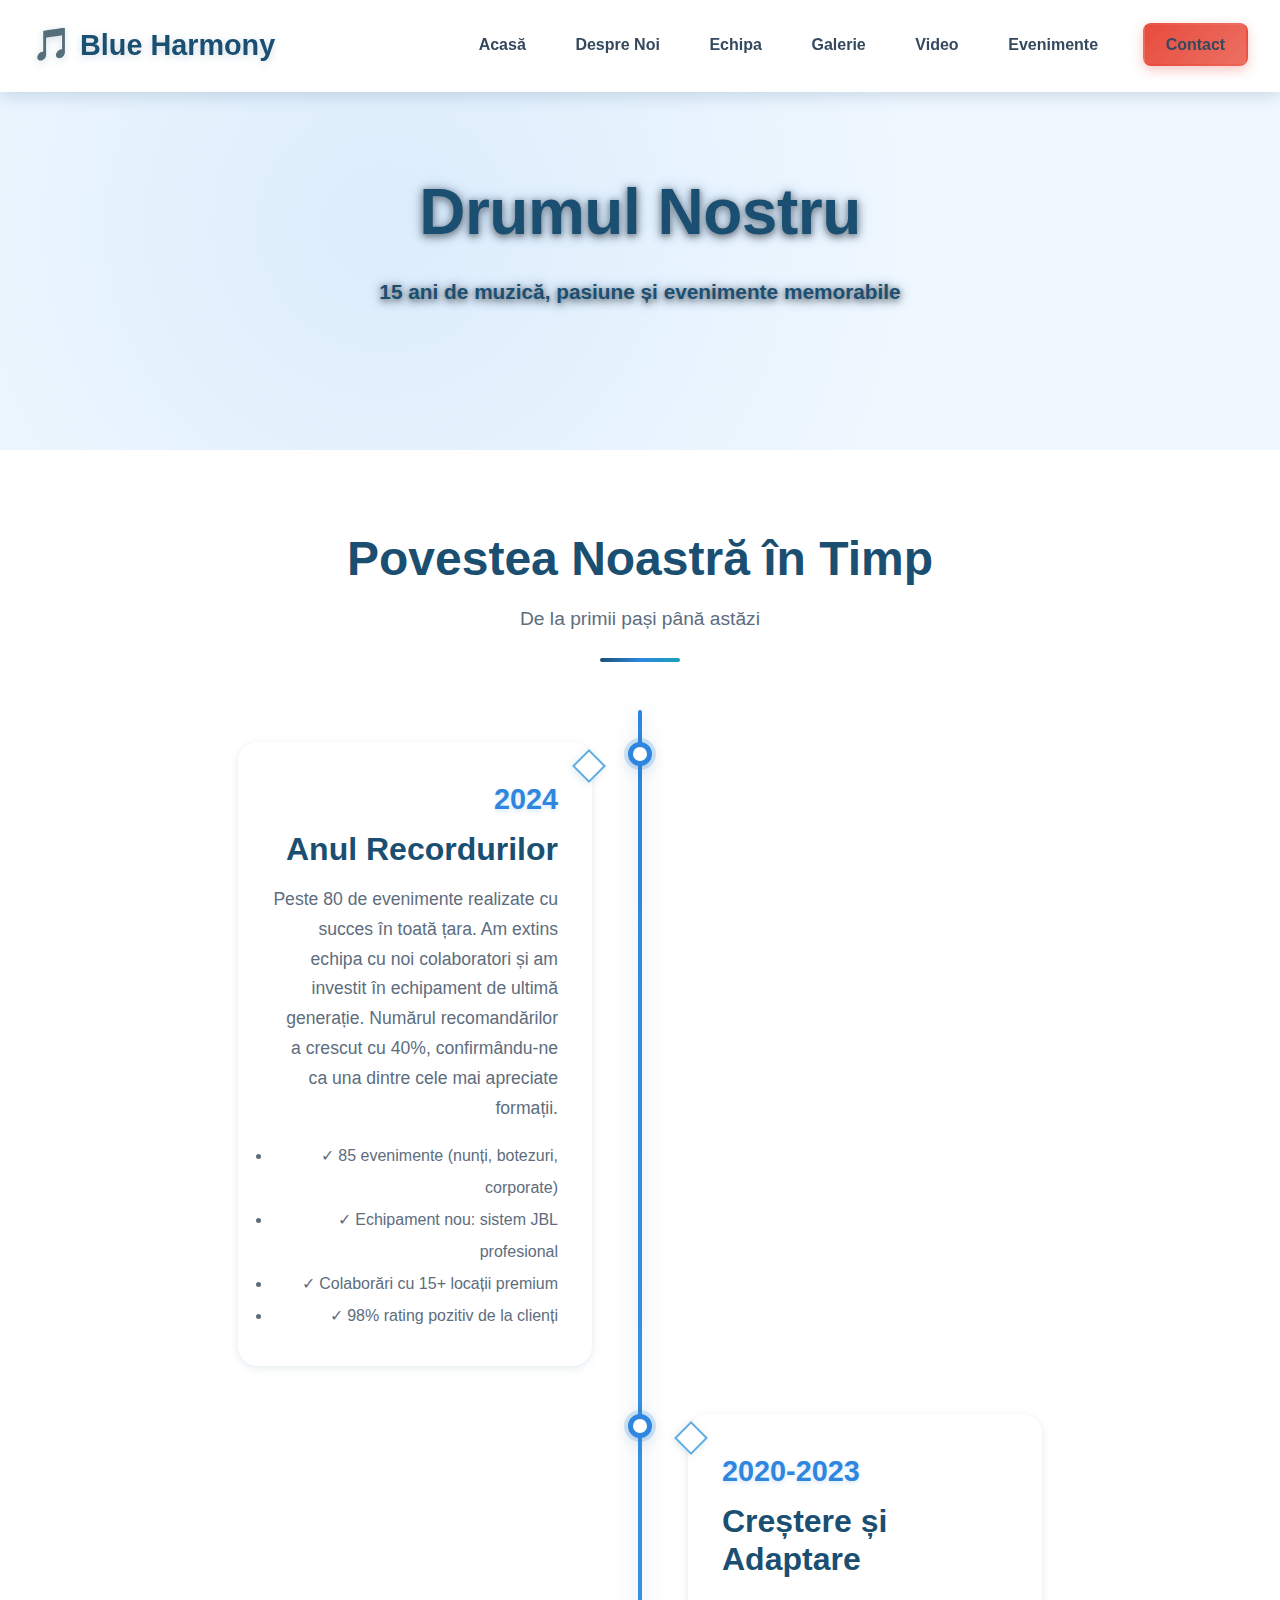
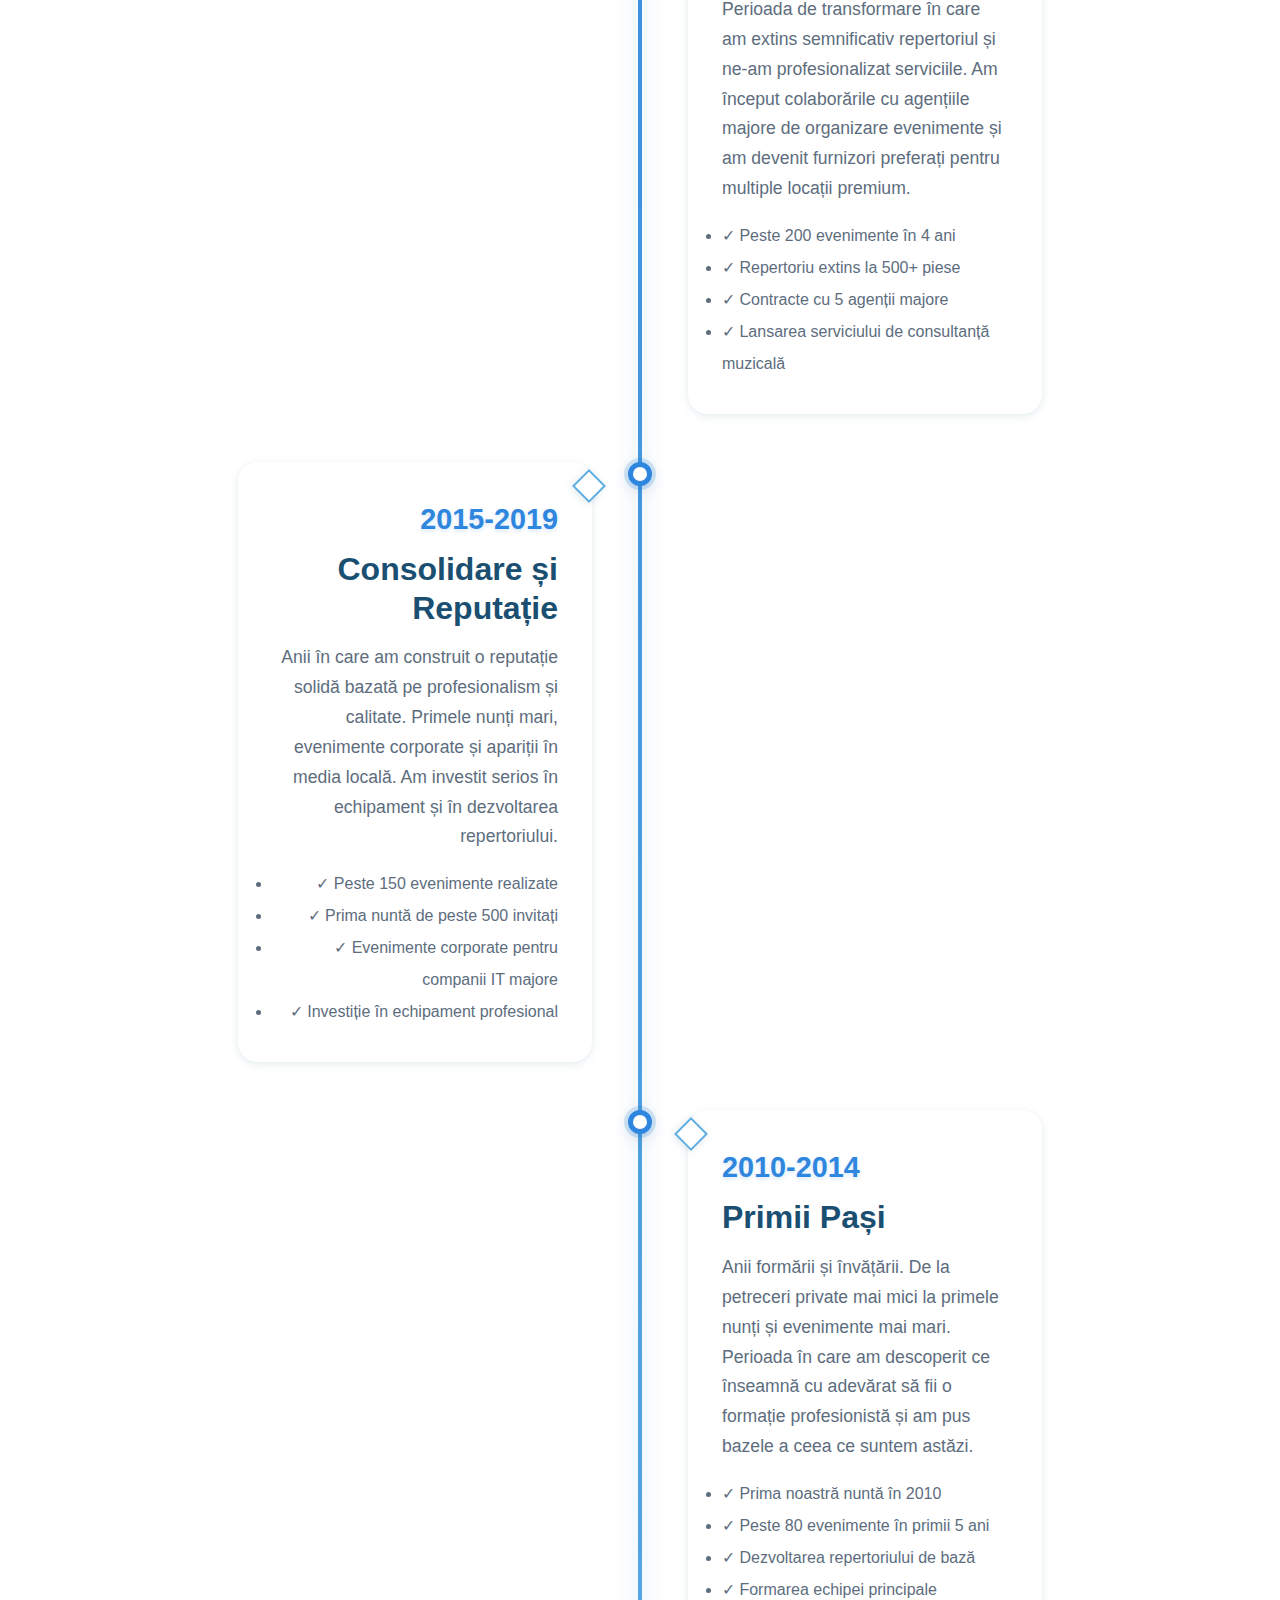
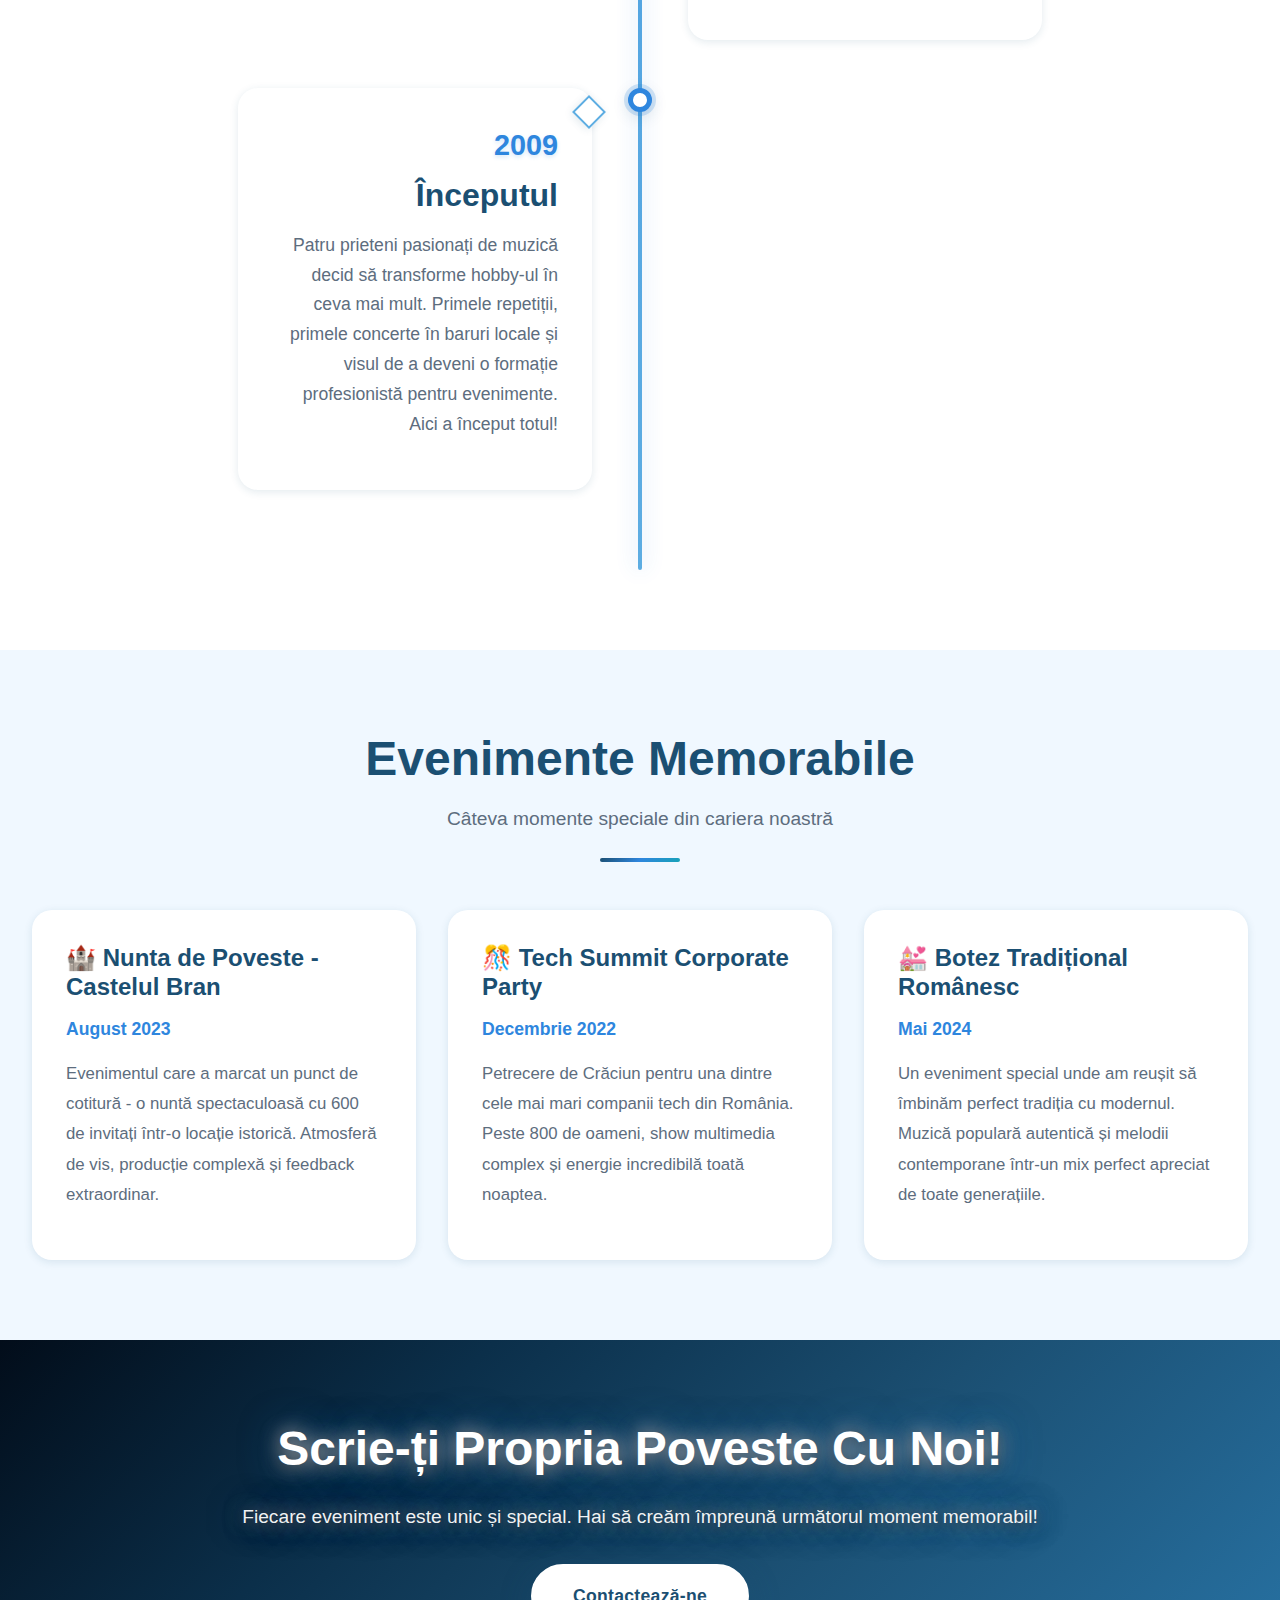
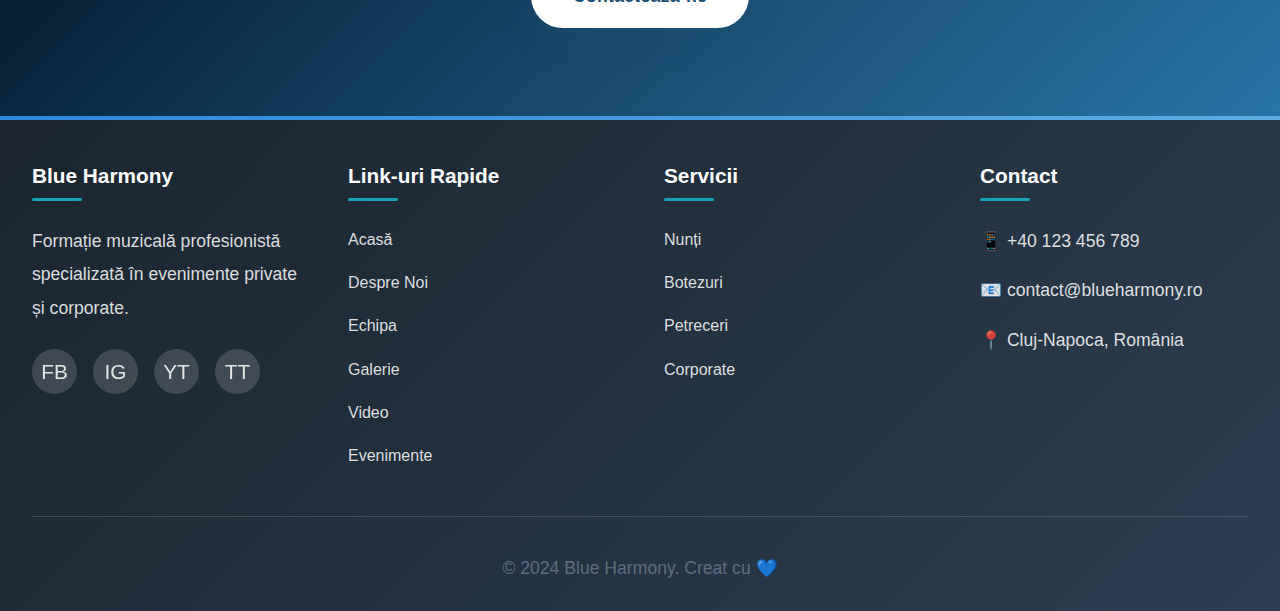
<file: evenimente.html>
<!DOCTYPE html>
<html lang="ro">
<head>
    <meta charset="UTF-8">
    <meta name="viewport" content="width=device-width, initial-scale=1.0">
    <meta name="description" content="Evenimente și istoria formației Blue Harmony - 15 ani de experiență în muzică live.">
    <title>Evenimente & Istoric - Blue Harmony</title>
    <link rel="stylesheet" href="css/styles.css">
</head>
<body>
    <header>
        <nav>
            <a href="index.html" class="logo">
                <span class="logo-icon">🎵</span>
                <span>Blue Harmony</span>
            </a>
            <div class="menu-toggle"><span></span><span></span><span></span></div>
            <ul class="nav-links">
                <li><a href="index.html">Acasă</a></li>
                <li><a href="despre.html">Despre Noi</a></li>
                <li><a href="membrii.html">Echipa</a></li>
                <li><a href="galerie.html">Galerie</a></li>
                <li><a href="video.html">Video</a></li>
                <li><a href="evenimente.html">Evenimente</a></li>
                <li><a href="contact.html" class="nav-cta">Contact</a></li>
            </ul>
        </nav>
    </header>

    <section class="hero" style="min-height: 50vh;">
        <div class="hero-content">
            <h1>Drumul Nostru</h1>
            <p>15 ani de muzică, pasiune și evenimente memorabile</p>
        </div>
    </section>

    <section>
        <div class="container">
            <div class="section-title">
                <h2>Povestea Noastră în Timp</h2>
                <p class="subtitle">De la primii pași până astăzi</p>
            </div>
            
            <div class="timeline">
                <div class="timeline-item fade-in">
                    <div class="timeline-dot"></div>
                    <div class="timeline-content">
                        <div class="timeline-year">2024</div>
                        <h3 style="color: var(--primary-dark); margin-bottom: 1rem;">Anul Recordurilor</h3>
                        <p style="color: var(--text-gray); line-height: 1.7;">
                            Peste 80 de evenimente realizate cu succes în toată țara. Am extins echipa cu noi colaboratori și am investit în echipament de ultimă generație. Numărul recomandărilor a crescut cu 40%, confirmându-ne ca una dintre cele mai apreciate formații.
                        </p>
                        <ul style="margin-top: 1rem; color: var(--text-gray); line-height: 2;">
                            <li>✓ 85 evenimente (nunți, botezuri, corporate)</li>
                            <li>✓ Echipament nou: sistem JBL profesional</li>
                            <li>✓ Colaborări cu 15+ locații premium</li>
                            <li>✓ 98% rating pozitiv de la clienți</li>
                        </ul>
                    </div>
                </div>

                <div class="timeline-item fade-in">
                    <div class="timeline-dot"></div>
                    <div class="timeline-content">
                        <div class="timeline-year">2020-2023</div>
                        <h3 style="color: var(--primary-dark); margin-bottom: 1rem;">Creștere și Adaptare</h3>
                        <p style="color: var(--text-gray); line-height: 1.7;">
                            Perioada de transformare în care am extins semnificativ repertoriul și ne-am profesionalizat serviciile. Am început colaborările cu agențiile majore de organizare evenimente și am devenit furnizori preferați pentru multiple locații premium.
                        </p>
                        <ul style="margin-top: 1rem; color: var(--text-gray); line-height: 2;">
                            <li>✓ Peste 200 evenimente în 4 ani</li>
                            <li>✓ Repertoriu extins la 500+ piese</li>
                            <li>✓ Contracte cu 5 agenții majore</li>
                            <li>✓ Lansarea serviciului de consultanță muzicală</li>
                        </ul>
                    </div>
                </div>

                <div class="timeline-item fade-in">
                    <div class="timeline-dot"></div>
                    <div class="timeline-content">
                        <div class="timeline-year">2015-2019</div>
                        <h3 style="color: var(--primary-dark); margin-bottom: 1rem;">Consolidare și Reputație</h3>
                        <p style="color: var(--text-gray); line-height: 1.7;">
                            Anii în care am construit o reputație solidă bazată pe profesionalism și calitate. Primele nunți mari, evenimente corporate și apariții în media locală. Am investit serios în echipament și în dezvoltarea repertoriului.
                        </p>
                        <ul style="margin-top: 1rem; color: var(--text-gray); line-height: 2;">
                            <li>✓ Peste 150 evenimente realizate</li>
                            <li>✓ Prima nuntă de peste 500 invitați</li>
                            <li>✓ Evenimente corporate pentru companii IT majore</li>
                            <li>✓ Investiție în echipament profesional</li>
                        </ul>
                    </div>
                </div>

                <div class="timeline-item fade-in">
                    <div class="timeline-dot"></div>
                    <div class="timeline-content">
                        <div class="timeline-year">2010-2014</div>
                        <h3 style="color: var(--primary-dark); margin-bottom: 1rem;">Primii Pași</h3>
                        <p style="color: var(--text-gray); line-height: 1.7;">
                            Anii formării și învățării. De la petreceri private mai mici la primele nunți și evenimente mai mari. Perioada în care am descoperit ce înseamnă cu adevărat să fii o formație profesionistă și am pus bazele a ceea ce suntem astăzi.
                        </p>
                        <ul style="margin-top: 1rem; color: var(--text-gray); line-height: 2;">
                            <li>✓ Prima noastră nuntă în 2010</li>
                            <li>✓ Peste 80 evenimente în primii 5 ani</li>
                            <li>✓ Dezvoltarea repertoriului de bază</li>
                            <li>✓ Formarea echipei principale</li>
                        </ul>
                    </div>
                </div>

                <div class="timeline-item fade-in">
                    <div class="timeline-dot"></div>
                    <div class="timeline-content">
                        <div class="timeline-year">2009</div>
                        <h3 style="color: var(--primary-dark); margin-bottom: 1rem;">Începutul</h3>
                        <p style="color: var(--text-gray); line-height: 1.7;">
                            Patru prieteni pasionați de muzică decid să transforme hobby-ul în ceva mai mult. Primele repetiții, primele concerte în baruri locale și visul de a deveni o formație profesionistă pentru evenimente. Aici a început totul!
                        </p>
                    </div>
                </div>
            </div>
        </div>
    </section>

    <section style="background: var(--light-bg);">
        <div class="container">
            <div class="section-title">
                <h2>Evenimente Memorabile</h2>
                <p class="subtitle">Câteva momente speciale din cariera noastră</p>
            </div>
            
            <div class="grid-3">
                <div class="card fade-in">
                    <h3 class="card-title">🏰 Nunta de Poveste - Castelul Bran</h3>
                    <p style="color: var(--primary-blue); font-weight: 600; margin-bottom: 1rem;">August 2023</p>
                    <p class="card-text">Evenimentul care a marcat un punct de cotitură - o nuntă spectaculoasă cu 600 de invitați într-o locație istorică. Atmosferă de vis, producție complexă și feedback extraordinar.</p>
                </div>
                
                <div class="card fade-in">
                    <h3 class="card-title">🎊 Tech Summit Corporate Party</h3>
                    <p style="color: var(--primary-blue); font-weight: 600; margin-bottom: 1rem;">Decembrie 2022</p>
                    <p class="card-text">Petrecere de Crăciun pentru una dintre cele mai mari companii tech din România. Peste 800 de oameni, show multimedia complex și energie incredibilă toată noaptea.</p>
                </div>
                
                <div class="card fade-in">
                    <h3 class="card-title">💒 Botez Tradițional Românesc</h3>
                    <p style="color: var(--primary-blue); font-weight: 600; margin-bottom: 1rem;">Mai 2024</p>
                    <p class="card-text">Un eveniment special unde am reușit să îmbinăm perfect tradiția cu modernul. Muzică populară autentică și melodii contemporane într-un mix perfect apreciat de toate generațiile.</p>
                </div>
            </div>
        </div>
    </section>

    <section style="background: var(--gradient-primary); padding: 5rem 2rem;">
        <div class="container text-center" style="color: white;">
            <h2 style="color: white; margin-bottom: 1.5rem;">Scrie-ți Propria Poveste Cu Noi!</h2>
            <p style="font-size: 1.2rem; color: rgba(255,255,255,0.95); margin-bottom: 2rem;">Fiecare eveniment este unic și special. Hai să creăm împreună următorul moment memorabil!</p>
            <a href="contact.html" class="btn btn-primary">Contactează-ne</a>
        </div>
    </section>

    <footer>
        <div class="footer-content">
            <div class="footer-section">
                <h3>Blue Harmony</h3>
                <p>Formație muzicală profesionistă specializată în evenimente private și corporate.</p>
                <div class="social-links" style="margin-top: 1.5rem;">
                    <a href="#" class="social-link">FB</a>
                    <a href="#" class="social-link">IG</a>
                    <a href="#" class="social-link">YT</a>
                    <a href="#" class="social-link">TT</a>
                </div>
            </div>
            <div class="footer-section">
                <h3>Link-uri Rapide</h3>
                <ul class="footer-links">
                    <li><a href="index.html">Acasă</a></li>
                    <li><a href="despre.html">Despre Noi</a></li>
                    <li><a href="membrii.html">Echipa</a></li>
                    <li><a href="galerie.html">Galerie</a></li>
                    <li><a href="video.html">Video</a></li>
                    <li><a href="evenimente.html">Evenimente</a></li>
                </ul>
            </div>
            <div class="footer-section">
                <h3>Servicii</h3>
                <ul class="footer-links">
                    <li><a href="contact.html">Nunți</a></li>
                    <li><a href="contact.html">Botezuri</a></li>
                    <li><a href="contact.html">Petreceri</a></li>
                    <li><a href="contact.html">Corporate</a></li>
                </ul>
            </div>
            <div class="footer-section">
                <h3>Contact</h3>
                <p>📱 +40 123 456 789</p>
                <p>📧 contact@blueharmony.ro</p>
                <p>📍 Cluj-Napoca, România</p>
            </div>
        </div>
        <div class="footer-bottom">
            <p>&copy; 2024 Blue Harmony. Creat cu 💙</p>
        </div>
    </footer>
    <script src="js/script.js"></script>
</body>
</html>
</file>
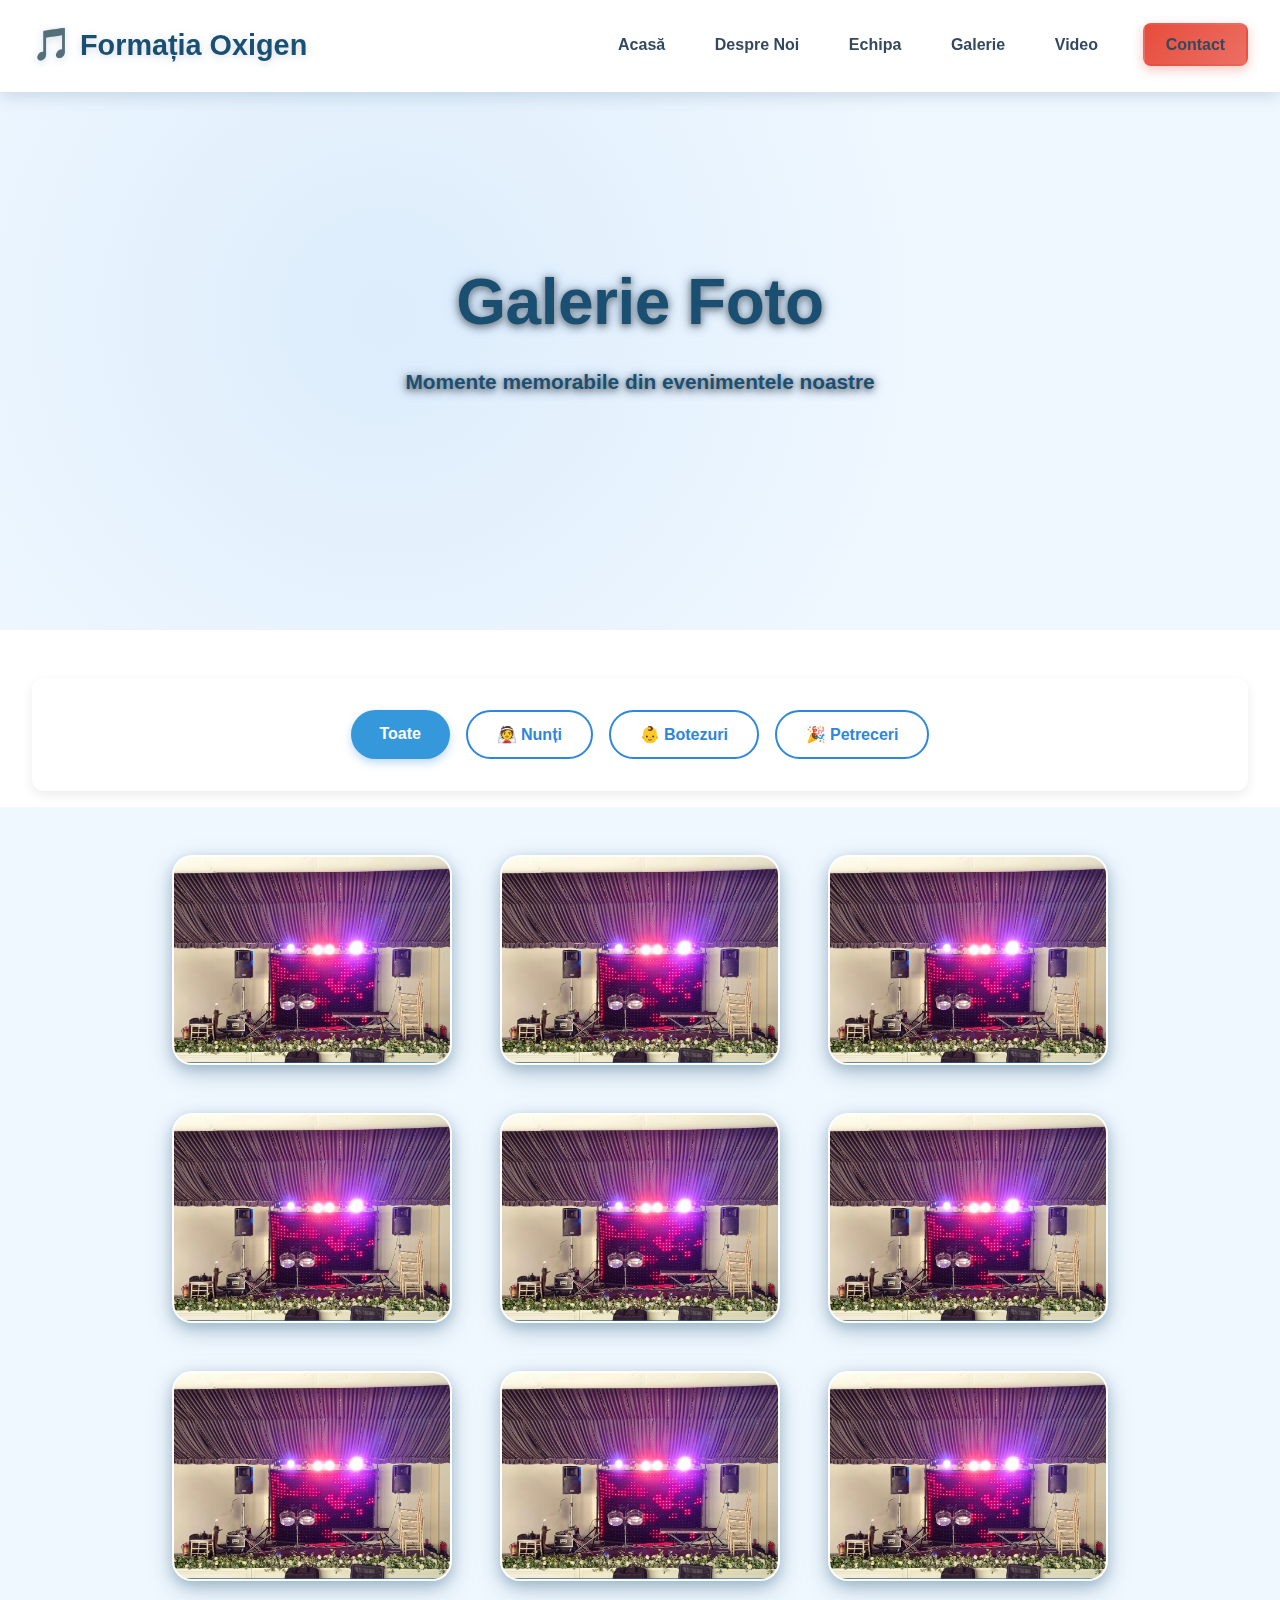
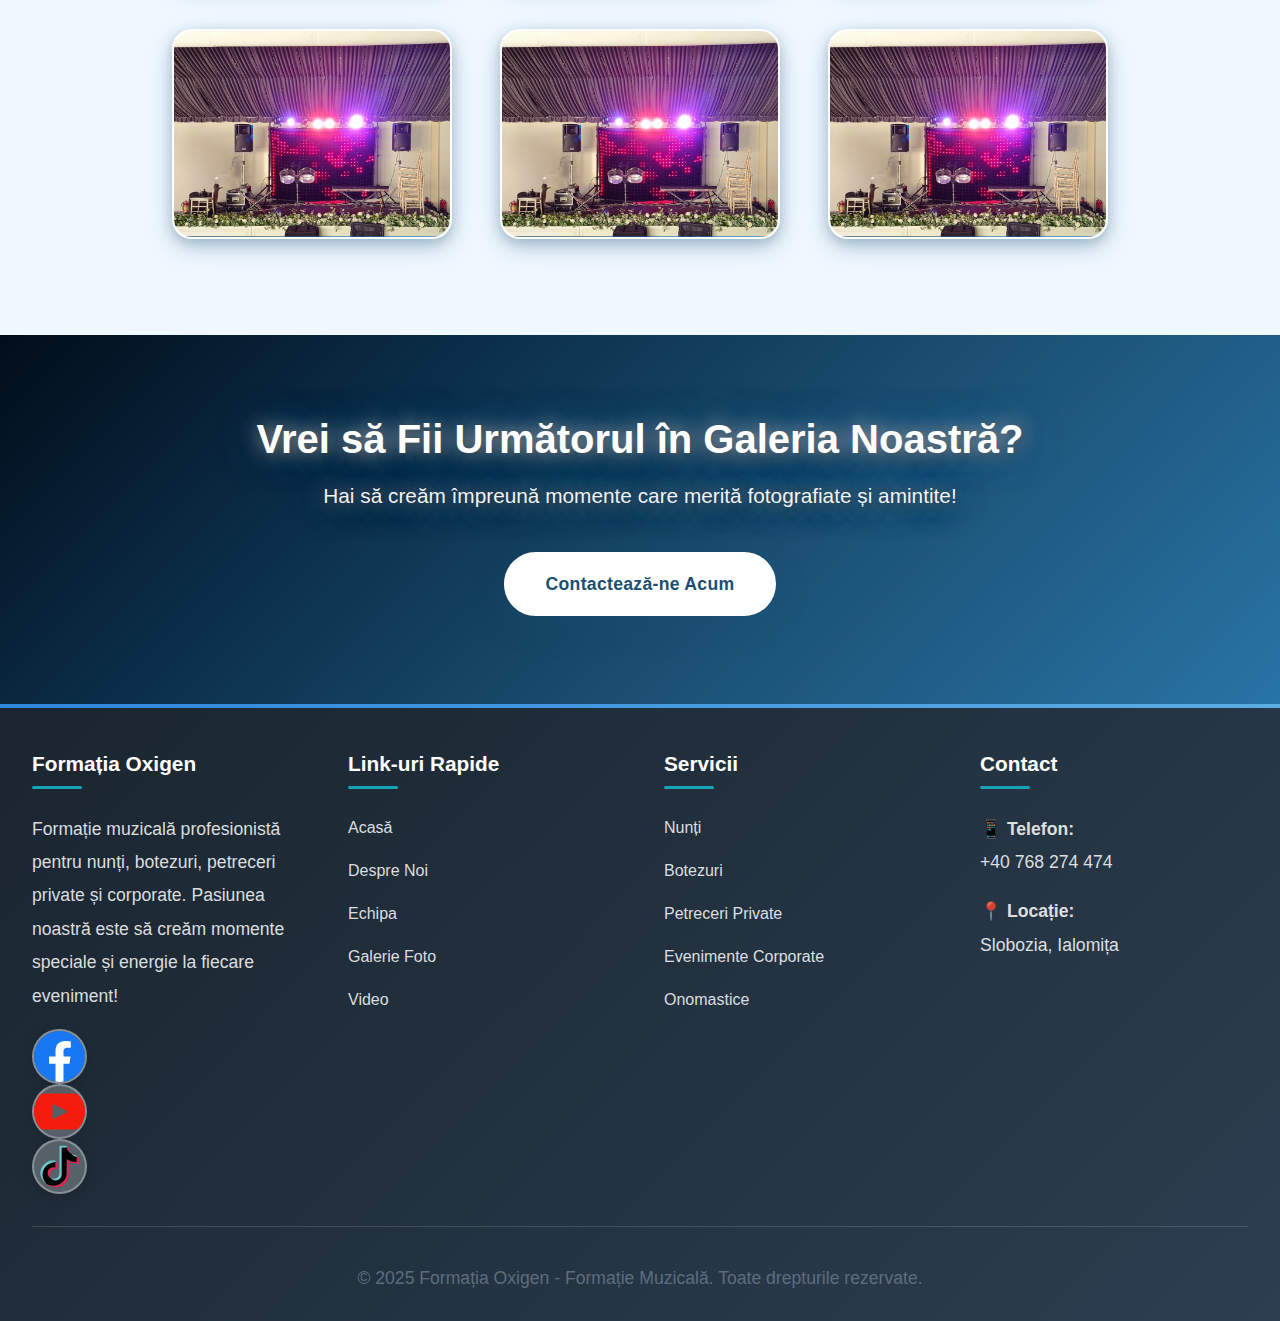
<file: galerie.html>
<!DOCTYPE html>
<html lang="ro">
  <head>
    <meta charset="UTF-8" />
    <meta name="viewport" content="width=device-width, initial-scale=1.0" />
    <meta
      name="description"
      content="Galerie foto Formația Oxigen - imagini de la nunți, botezuri, petreceri și evenimente corporate."
    />
    <title>Galerie Foto - Formația Oxigen | Momente Memorabile</title>
    <link rel="stylesheet" href="css/styles.css" />
    <style>
      /* GALLERY - Exact Same Styling as Homepage Cards */
      .gallery-grid-wrapper {
        display: flex;
        justify-content: center;
        width: 100%;
      }

      .gallery-grid {
        display: grid;
        grid-template-columns: repeat(auto-fit, minmax(360px, 1fr));
        gap: 3rem;
        max-width: 1400px;
        width: 100%;
        margin: 0;
        padding: 0;
        justify-items: center;
      }

      .gallery-item {
        width: 100%;
        max-width: 360px;
        text-align: center;
        cursor: pointer;
        transition: all var(--transition-normal);
        background: var(--white);
        border-radius: 20px;
        padding: 0;
        box-shadow: 0 8px 24px rgba(27, 79, 114, 0.28), 0 4px 12px rgba(27, 79, 114, 0.2);
        border: 2px solid transparent;
        position: relative;
        overflow: hidden;
        height: 100%;
        display: flex;
        flex-direction: column;
      }

      /* Top border animation on hover - EXACT same as .card */
      .gallery-item::before {
        content: "";
        position: absolute;
        top: 0;
        left: 0;
        width: 100%;
        height: 4px;
        background: var(--gradient-primary-light);
        transform: scaleX(0);
        transition: transform 0.4s ease;
        z-index: 10;
      }

      .gallery-item:hover::before {
        transform: scaleX(1);
      }

      .gallery-item:hover {
        transform: translateY(-8px);
        box-shadow: 0 20px 50px rgba(27, 79, 114, 0.45), 0 12px 28px rgba(27, 79, 114, 0.35);
        border-color: var(--primary-light);
      }

      .gallery-item.hidden {
        display: none !important;
      }

      .gallery-placeholder {
        width: 100%;
        height: 320px;
        background: linear-gradient(135deg, #2e86de 0%, #5dade2 100%);
        display: flex;
        align-items: center;
        justify-content: center;
        font-size: 4.5rem;
        color: white;
        transition: all var(--transition-slow);
        flex-shrink: 0;
      }

      .gallery-item img {
        width: 100%;
        height: 320px;
        object-fit: cover;
        display: block;
        transition: all var(--transition-slow);
        flex-shrink: 0;
      }

      .gallery-item:hover img {
        transform: scale(1.1);
      }

      .gallery-item-title {
        margin-top: auto;
        padding: 1.8rem 1.5rem;
        color: var(--primary-dark);
        font-weight: 600;
        font-size: 1.15rem;
        line-height: 1.5;
        min-height: auto;
        display: flex;
        align-items: center;
        justify-content: center;
        flex-grow: 1;
      }

      /* Responsive */
      @media (max-width: 1200px) {
        .gallery-grid {
          grid-template-columns: repeat(auto-fit, minmax(340px, 1fr));
          gap: 2.5rem;
        }

        .gallery-item {
          max-width: 340px;
        }

        .gallery-placeholder {
          height: 300px;
          font-size: 4rem;
        }

        .gallery-item img {
          height: 300px;
        }
      }

      @media (max-width: 900px) {
        .gallery-grid {
          grid-template-columns: repeat(2, 1fr);
          gap: 2rem;
          padding: 0 1rem;
        }

        .gallery-item {
          max-width: 100%;
        }

        .gallery-placeholder {
          height: 280px;
          font-size: 3.5rem;
        }

        .gallery-item img {
          height: 280px;
        }

        .gallery-item-title {
          font-size: 1.05rem;
          padding: 1.5rem;
        }
      }

      @media (max-width: 768px) {
        .gallery-grid {
          grid-template-columns: 1fr;
          gap: 1.5rem;
          padding: 0 1rem;
        }

        .gallery-item {
          max-width: 100%;
        }

        .gallery-placeholder {
          height: 250px;
          font-size: 3rem;
        }

        .gallery-item img {
          height: 250px;
        }

        .gallery-item-title {
          font-size: 1rem;
          padding: 1.2rem;
        }
      }

      @media (max-width: 480px) {
        .gallery-grid {
          grid-template-columns: 1fr;
          gap: 1rem;
          padding: 0 0.5rem;
        }

        .gallery-item {
          max-width: 100%;
        }

        .gallery-placeholder {
          height: 200px;
          font-size: 2.5rem;
        }

        .gallery-item img {
          height: 200px;
        }

        .gallery-item-title {
          font-size: 0.95rem;
          padding: 1rem;
        }
      }
    </style>
  </head>
  <body>
    <!-- Header -->
    <header>
      <nav>
        <a href="index.html" class="logo">
          <span class="logo-icon">🎵</span>
          <span>Formația Oxigen</span>
        </a>

        <div class="menu-toggle">
          <span></span>
          <span></span>
          <span></span>
        </div>

        <ul class="nav-links">
          <li><a href="index.html">Acasă</a></li>
          <li><a href="despre.html">Despre Noi</a></li>
          <li><a href="membrii.html">Echipa</a></li>
          <li><a href="galerie.html">Galerie</a></li>
          <li><a href="video.html">Video</a></li>
          <li><a href="contact.html" class="nav-cta">Contact</a></li>
        </ul>
      </nav>
    </header>

    <!-- Hero Section -->
<section class="hero hero-secondary">
      <div class="hero-content">
        <h1>Galerie Foto</h1>
        <p>Momente memorabile din evenimentele noastre</p>
      </div>
    </section>

    <!-- Filter Categories -->
    <section style="padding: 3rem 2rem 1rem">
      <div class="container">
        <div
          style="
            display: flex;
            gap: 1rem;
            justify-content: center;
            flex-wrap: wrap;
            background: white;
            padding: 2rem;
            border-radius: 12px;
            box-shadow: 0 4px 12px rgba(0, 0, 0, 0.08);
          "
        >
          <button
            class="filter-btn"
            data-filter="toate"
            style="
              padding: 0.8rem 1.8rem;
              font-size: 1rem;
              cursor: pointer;
              border: none;
              border-radius: 25px;
              font-weight: 600;
              transition: all 0.3s ease;
              background: #2e86de;
              color: white;
              box-shadow: 0 4px 8px rgba(46, 134, 222, 0.3);
            "
          >
            Toate
          </button>
          <button
            class="filter-btn"
            data-filter="nunti"
            style="
              padding: 0.8rem 1.8rem;
              font-size: 1rem;
              cursor: pointer;
              border: 2px solid #2e86de;
              border-radius: 25px;
              font-weight: 600;
              transition: all 0.3s ease;
              background: white;
              color: #2e86de;
            "
          >
            👰 Nunți
          </button>
          <button
            class="filter-btn"
            data-filter="botezuri"
            style="
              padding: 0.8rem 1.8rem;
              font-size: 1rem;
              cursor: pointer;
              border: 2px solid #2e86de;
              border-radius: 25px;
              font-weight: 600;
              transition: all 0.3s ease;
              background: white;
              color: #2e86de;
            "
          >
            👶 Botezuri
          </button>
          <button
            class="filter-btn"
            data-filter="petreceri"
            style="
              padding: 0.8rem 1.8rem;
              font-size: 1rem;
              cursor: pointer;
              border: 2px solid #2e86de;
              border-radius: 25px;
              font-weight: 600;
              transition: all 0.3s ease;
              background: white;
              color: #2e86de;
            "
          >
            🎉 Petreceri
          </button>
        </div>
      </div>
    </section>

    <!-- Gallery Grid -->
    <section style="padding: 3rem 2rem">
      <div class="container">
        <div class="gallery-grid-wrapper">
          <div class="gallery-grid">
            <div class="gallery-item" data-category="nunti">
              <img src="images/galerie/galerie-1.jpg" alt="Nuntă Cluj 2024">
              <p class="gallery-item-title">Nuntă Cluj 2024</p>
            </div>

            <div class="gallery-item" data-category="nunti">
              <img src="images/galerie/galerie-1.jpg" alt="Nuntă Cluj 2024">
              <p class="gallery-item-title">Corporate Event</p>
            </div>

            <div class="gallery-item" data-category="nunti">
              <img src="images/galerie/galerie-1.jpg" alt="Nuntă Cluj 2024">
              <p class="gallery-item-title">Botez București</p>
            </div>

            <div class="gallery-item" data-category="nunti">
              <img src="images/galerie/galerie-1.jpg" alt="Nuntă Cluj 2024">
              <p class="gallery-item-title">Nuntă Brașov</p>
            </div>

            <div class="gallery-item" data-category="nunti">
              <img src="images/galerie/galerie-1.jpg" alt="Nuntă Cluj 2024">
              <p class="gallery-item-title">Petrecere Privată</p>
            </div>

            <div class="gallery-item" data-category="nunti">
              <img src="images/galerie/galerie-1.jpg" alt="Nuntă Cluj 2024">
              <p class="gallery-item-title">Nuntă Timișoara</p>
            </div>

            <div class="gallery-item" data-category="nunti">
              <img src="images/galerie/galerie-1.jpg" alt="Nuntă Cluj 2024">
              <p class="gallery-item-title">Onomastică</p>
            </div>

            <div class="gallery-item" data-category="nunti">
              <img src="images/galerie/galerie-1.jpg" alt="Nuntă Cluj 2024">
              <p class="gallery-item-title">Corporate Gala</p>
            </div>

            <div class="gallery-item" data-category="botezuri">
              <img src="images/galerie/galerie-1.jpg" alt="Nuntă Cluj 2024">
              <p class="gallery-item-title">Nuntă Sibiu</p>
            </div>

            <div class="gallery-item" data-category="botezuri">
              <img src="images/galerie/galerie-1.jpg" alt="Nuntă Cluj 2024">
              <p class="gallery-item-title">Botez Constanța</p>
            </div>

            <div class="gallery-item" data-category="petreceri">
              <img src="images/galerie/galerie-1.jpg" alt="Nuntă Cluj 2024">
              <p class="gallery-item-title">Outdoor Wedding</p>
            </div>

            <div class="gallery-item" data-category="petreceri">
              <img src="images/galerie/galerie-1.jpg" alt="Nuntă Cluj 2024">
              <p class="gallery-item-title">Team Building</p>
            </div>
          </div>
        </div>

      </div>
    </section>

    <!-- CTA Section -->
    <section style="background: var(--gradient-primary); padding: 5rem 2rem">
      <div class="container text-center" style="color: white">
        <h2 style="color: white; font-size: 2.5rem; margin-bottom: 1rem">
          Vrei să Fii Următorul în Galeria Noastră?
        </h2>
        <p
          style="
            font-size: 1.3rem;
            color: rgba(255, 255, 255, 0.95);
            margin-bottom: 2.5rem;
            max-width: 700px;
            margin-left: auto;
            margin-right: auto;
          "
        >
          Hai să creăm împreună momente care merită fotografiate și amintite!
        </p>
        <a href="contact.html" class="btn btn-primary">Contactează-ne Acum</a>
      </div>
    </section>
<!-- Footer -->
    <footer>
      <div class="footer-content">
        <div class="footer-section">
          <h3>Formația Oxigen</h3>
          <p>
            Formație muzicală profesionistă pentru nunți, botezuri, petreceri
            private și corporate. Pasiunea noastră este să creăm momente
            speciale și energie la fiecare eveniment!
          </p>
          <!-- <div class="social-links" style="margin-top: 1.5rem" > -->
          <div class="contact-buttons">
            <a href="https://www.facebook.com/oxigenmusicslobozia" title="Facebook" target="_blank" class="contact-btn facebook" style="gap: 0;">
              <img src="images/svg/facebook.svg" alt="Facebook" class="contact-icon">
            </a>
            <a href="https://www.youtube.com/@oxigenmusicslobozia-offici6469/videos" title="YouTube" target="_blank" class="contact-btn" style="gap: 0;">
              <img src="images/svg/youtube.svg" alt="YouTube" class="contact-icon">
            </a>
            <a href="https://www.tiktok.com/@formatiaoxigenslobozia5" title="TikTok" target="_blank" class="contact-btn tiktok" style="gap: 0;">
              <img src="images/svg/tiktok.svg" alt="TikTok" class="contact-icon">
            </a>
          </div>
        </div>

        <div class="footer-section">
          <h3>Link-uri Rapide</h3>
          <ul class="footer-links">
            <li><a href="index.html">Acasă</a></li>
            <li><a href="despre.html">Despre Noi</a></li>
            <li><a href="membrii.html">Echipa</a></li>
            <li><a href="galerie.html">Galerie Foto</a></li>
            <li><a href="video.html">Video</a></li>
          </ul>
        </div>

        <div class="footer-section">
          <h3>Servicii</h3>
          <ul class="footer-links">
            <li><a href="contact.html">Nunți</a></li>
            <li><a href="contact.html">Botezuri</a></li>
            <li><a href="contact.html">Petreceri Private</a></li>
            <li><a href="contact.html">Evenimente Corporate</a></li>
            <li><a href="contact.html">Onomastice</a></li>
          </ul>
        </div>

        <div class="footer-section">
          <h3>Contact</h3>
          <p>📱 <strong>Telefon:</strong><br />+40 768 274 474</p>
          <!-- <p>📧 <strong>Email:</strong><br />contact@blueharmony.ro</p> -->
          <p>📍 <strong>Locație:</strong><br />Slobozia, Ialomița</p>
        </div>
      </div>

      <div class="footer-bottom">
        <p>
          &copy; 2025 Formația Oxigen - Formație Muzicală. Toate drepturile
          rezervate.
        </p>
      </div>
    </footer>

    </footer>

    <script src="js/script.js"></script>
  </body>
</html>
</file>
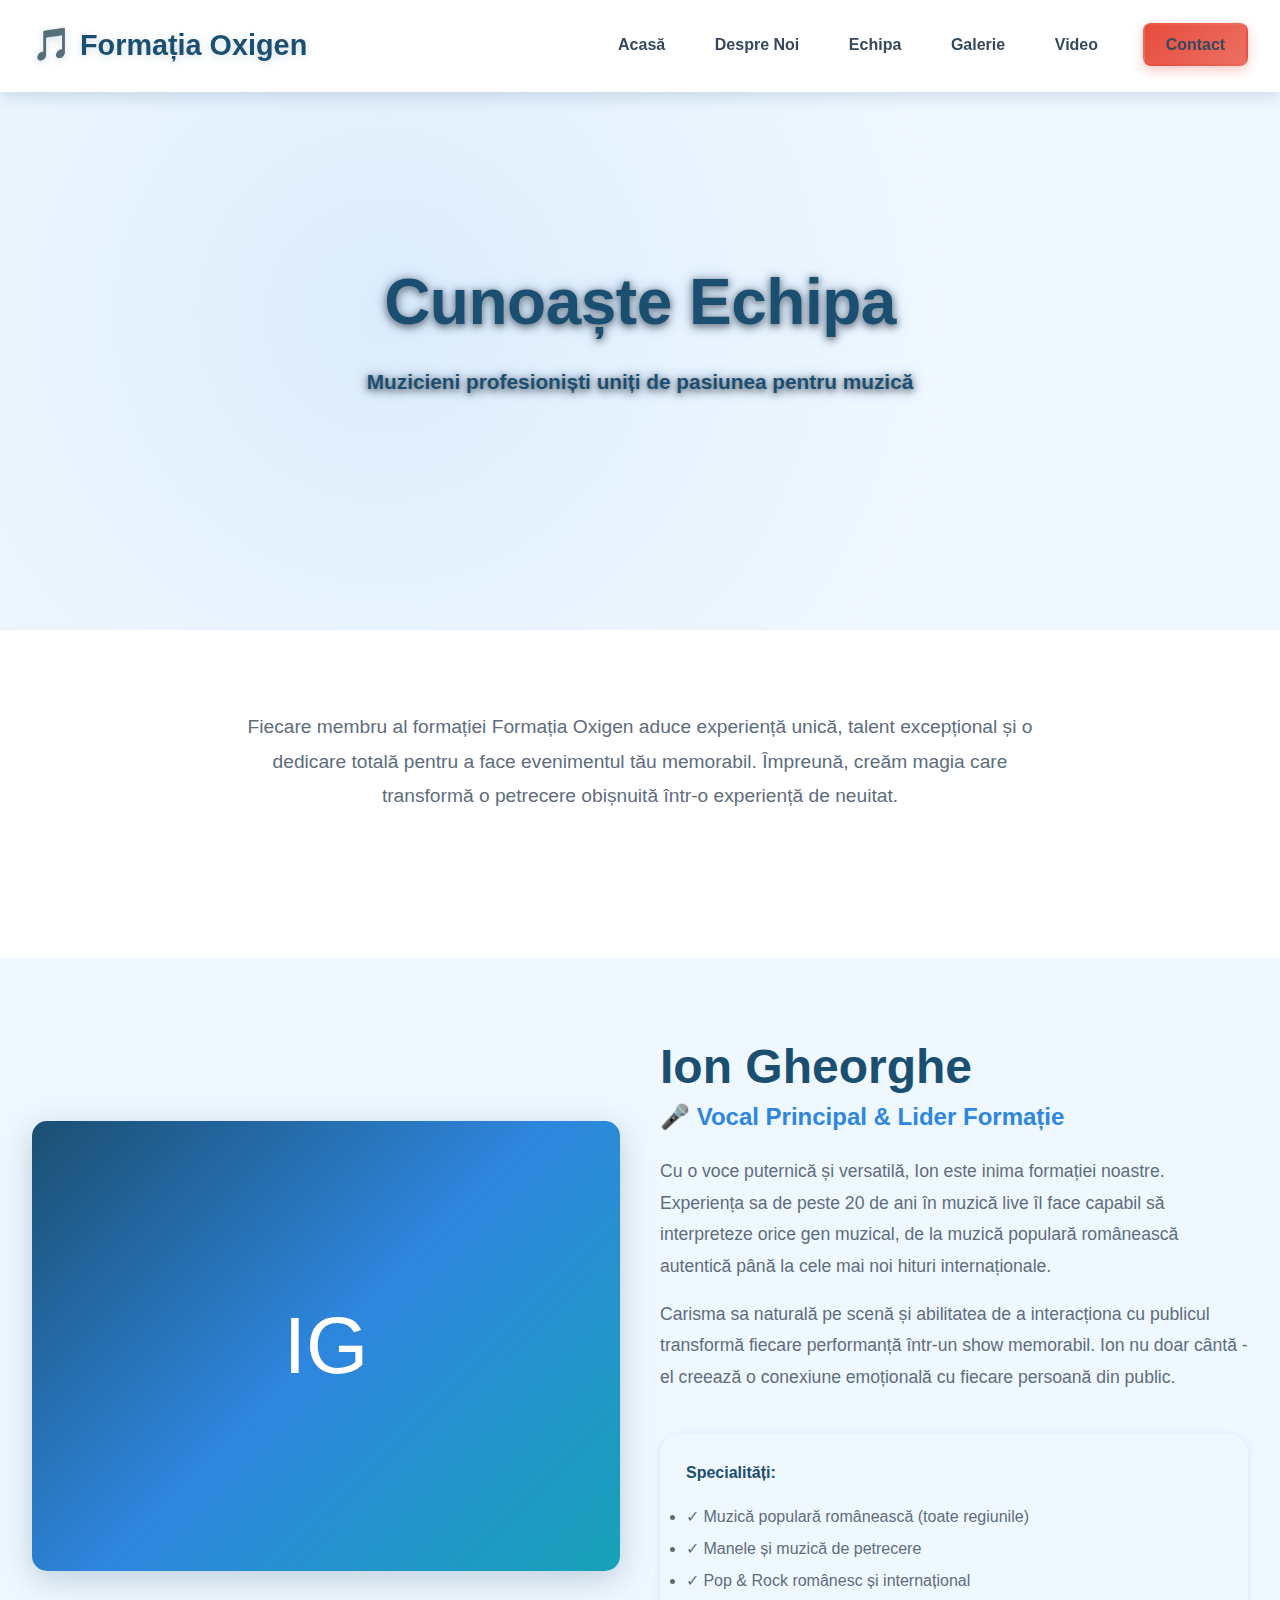
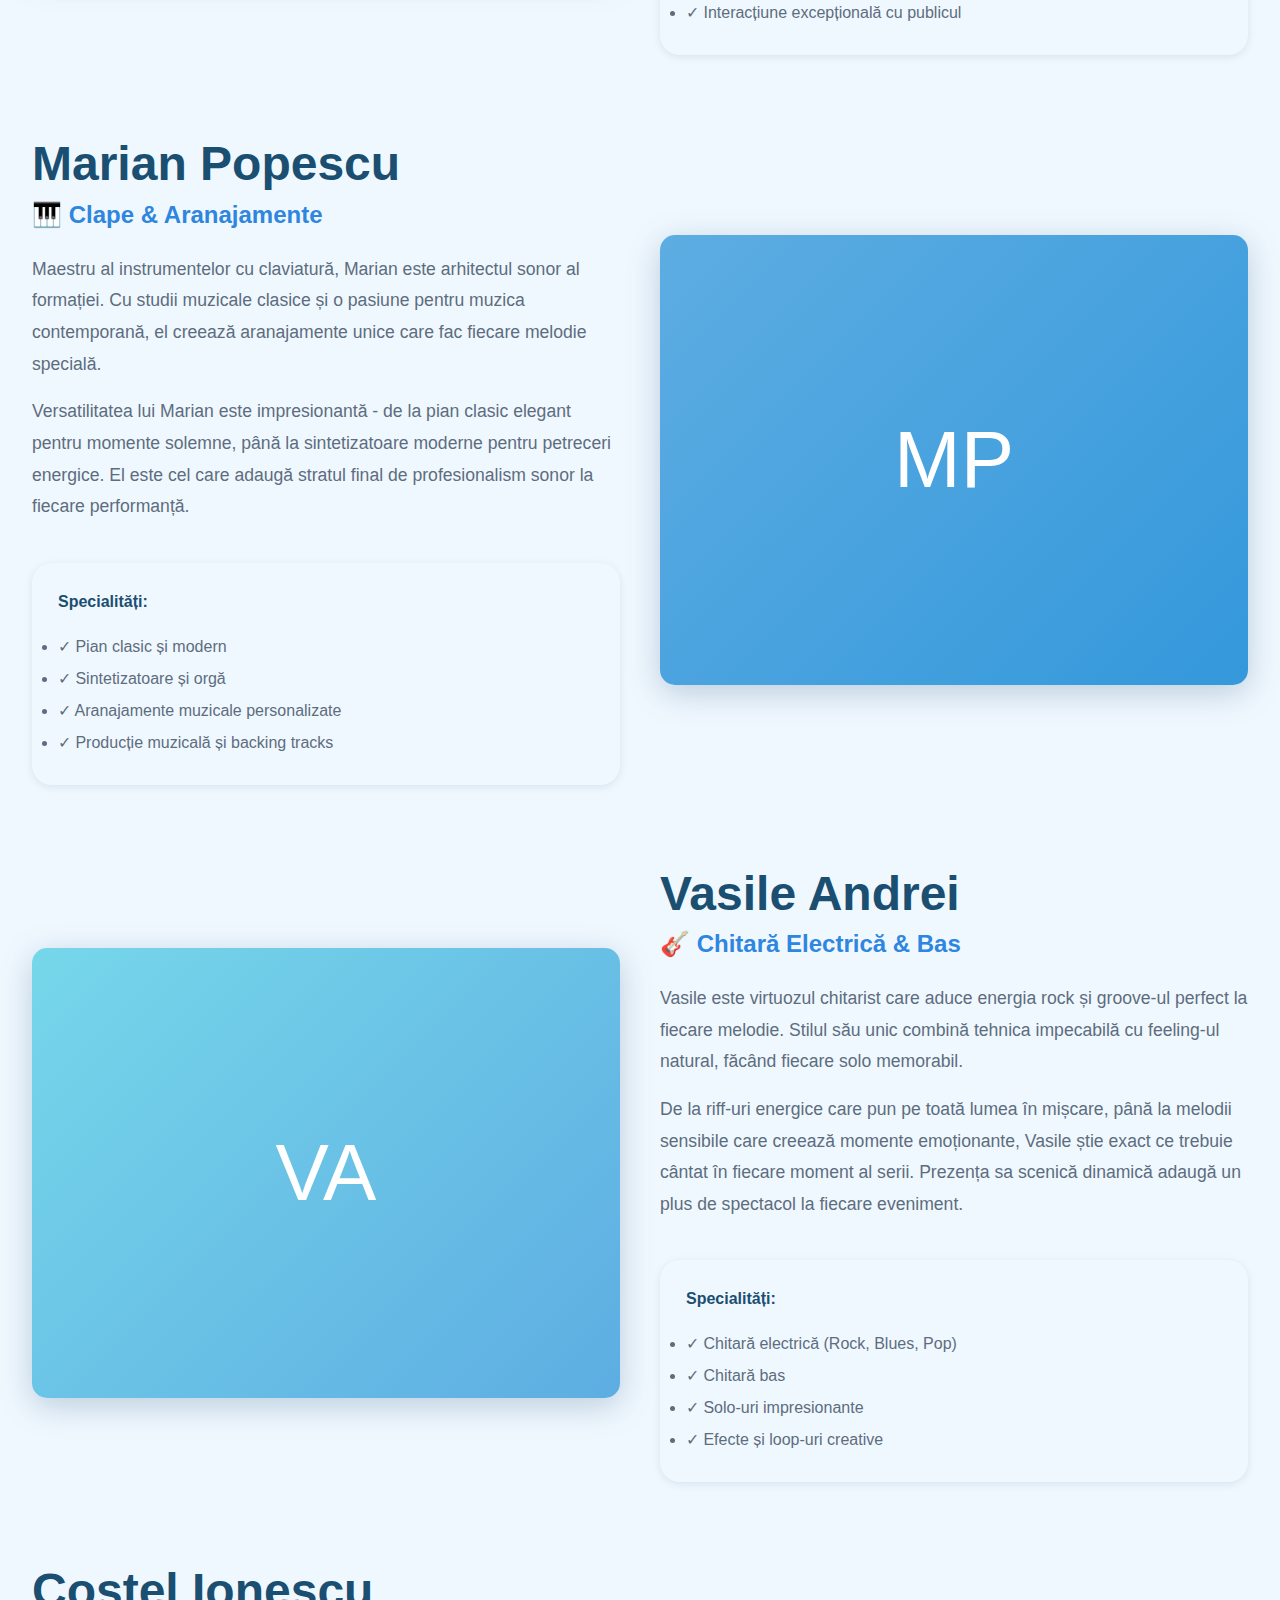
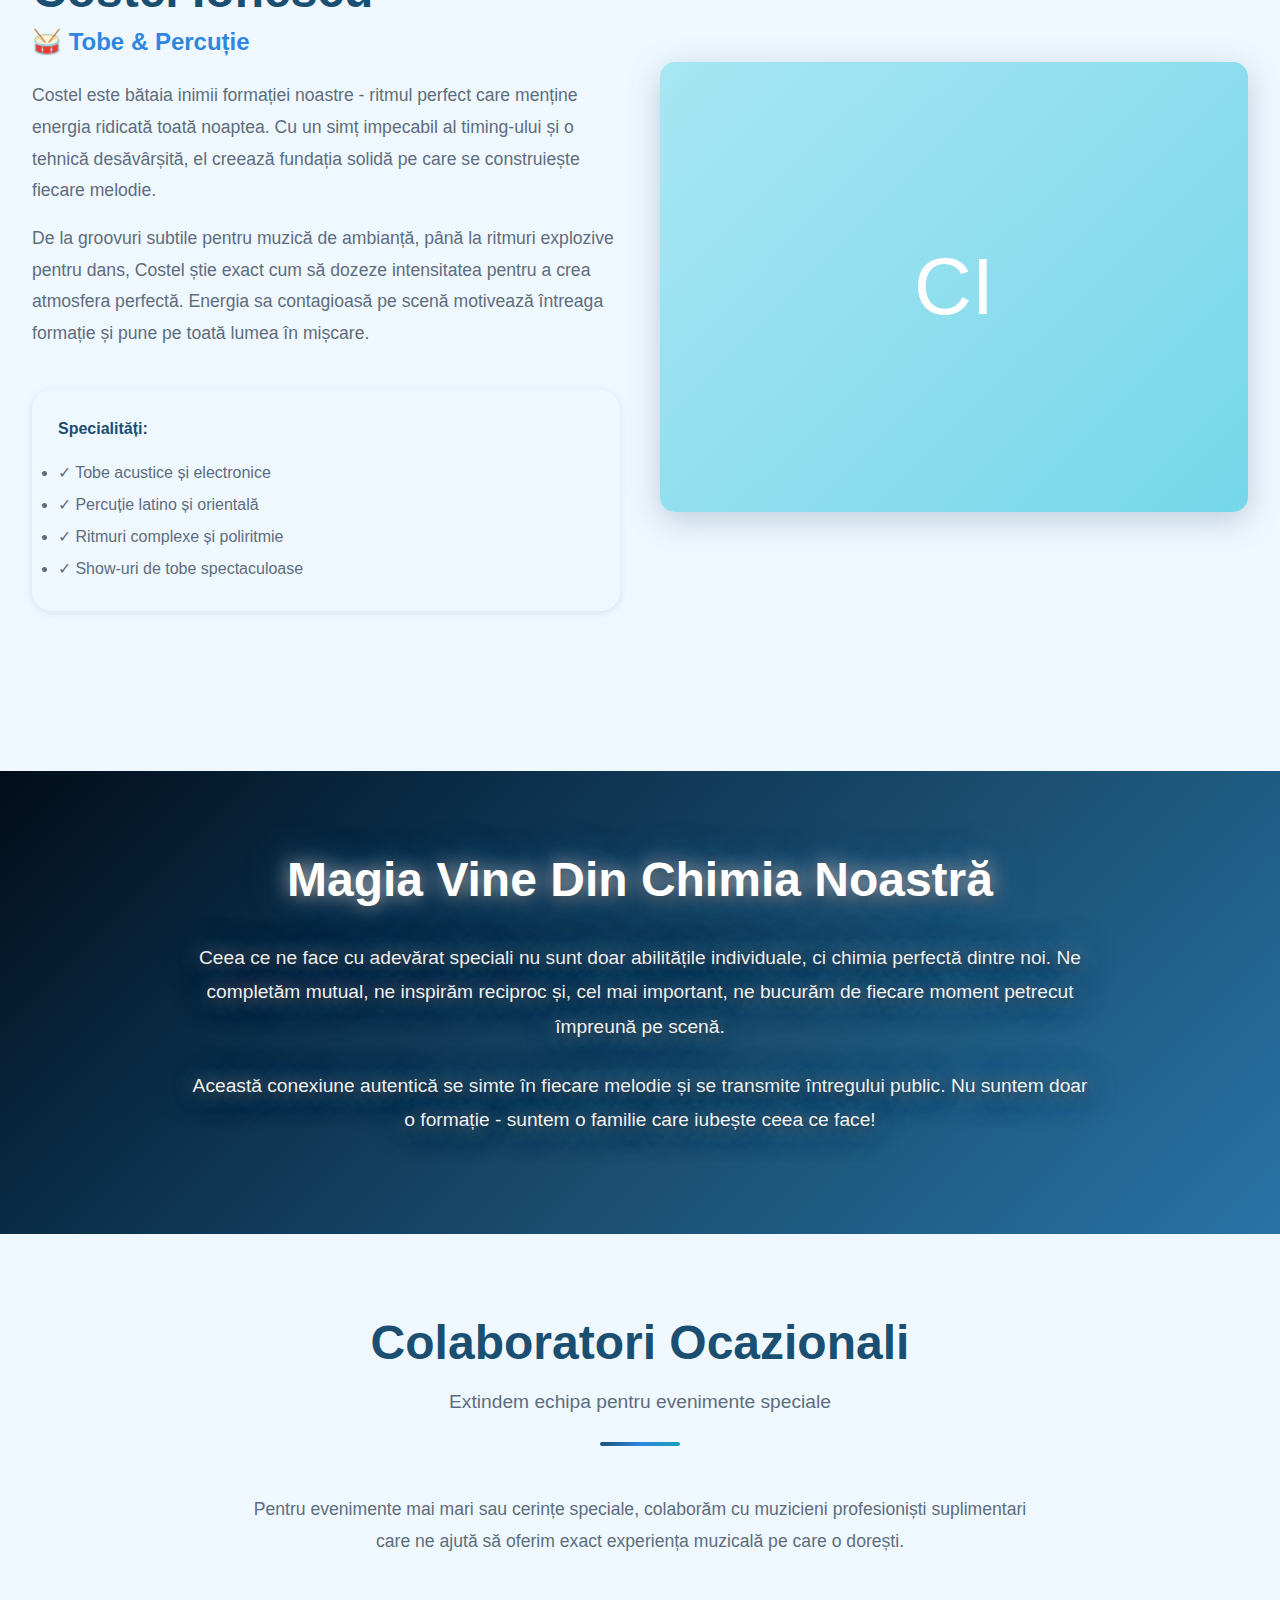
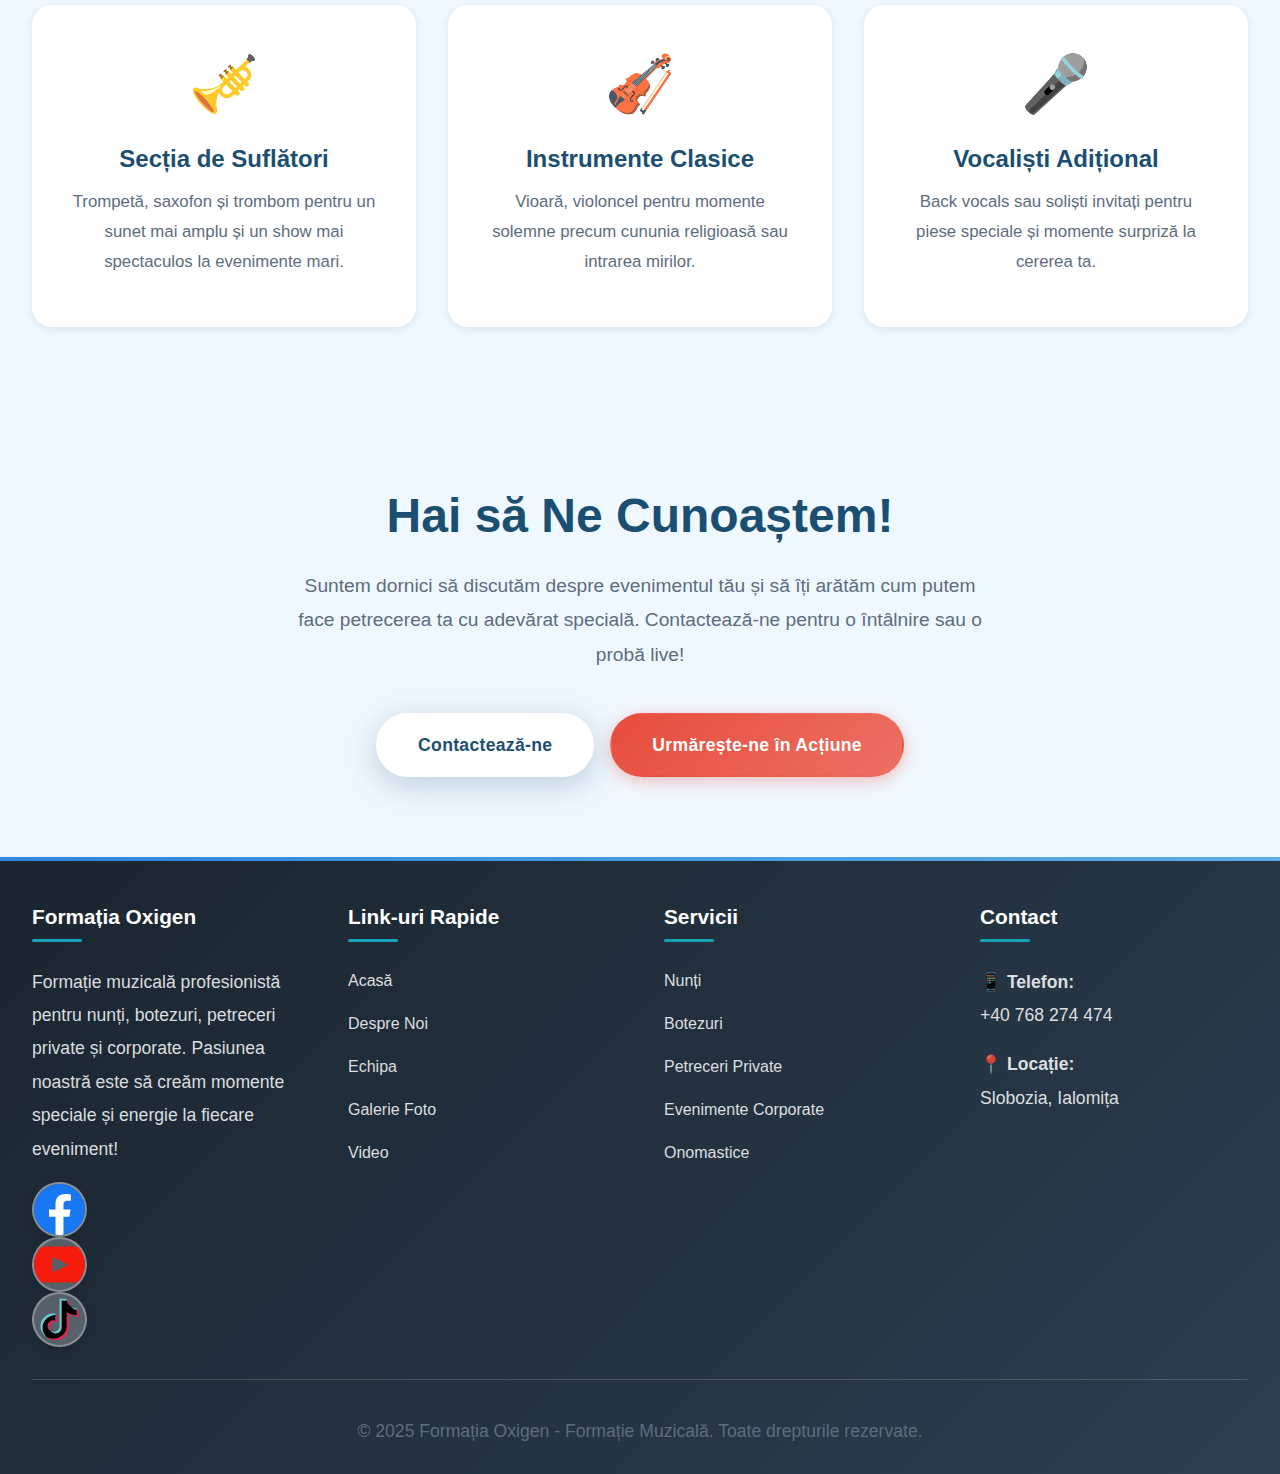
<file: membrii.html>
<!DOCTYPE html>
<html lang="ro">
  <head>
    <meta charset="UTF-8" />
    <meta name="viewport" content="width=device-width, initial-scale=1.0" />
    <meta
      name="description"
      content="Cunoaște echipa Formația Oxigen - muzicieni profesioniști cu experiență vastă în muzică live pentru evenimente."
    />
    <title>Echipa Noastră - Formația Oxigen | Membrii Formației</title>
    <link rel="stylesheet" href="css/styles.css" />
  </head>
  <body>
    <!-- Header -->
    <header>
      <nav>
        <a href="index.html" class="logo">
          <span class="logo-icon">🎵</span>
          <span>Formația Oxigen</span>
        </a>

        <div class="menu-toggle">
          <span></span>
          <span></span>
          <span></span>
        </div>

        <ul class="nav-links">
          <li><a href="index.html">Acasă</a></li>
          <li><a href="despre.html">Despre Noi</a></li>
          <li><a href="membrii.html">Echipa</a></li>
          <li><a href="galerie.html">Galerie</a></li>
          <li><a href="video.html">Video</a></li>
          <li><a href="contact.html" class="nav-cta">Contact</a></li>
        </ul>
      </nav>
    </header>

    <!-- Hero Section -->
    <section class="hero hero-secondary">
      <div class="hero-content">
        <h1>Cunoaște Echipa</h1>
        <p>Muzicieni profesioniști uniți de pasiunea pentru muzică</p>
      </div>
    </section>

    <!-- Intro Section -->
    <section>
      <div class="container">
        <div class="text-center" style="max-width: 800px; margin: 0 auto 4rem">
          <p
            style="font-size: 1.2rem; line-height: 1.8; color: var(--text-gray)"
          >
            Fiecare membru al formației Formația Oxigen aduce experiență unică,
            talent excepțional și o dedicare totală pentru a face evenimentul
            tău memorabil. Împreună, creăm magia care transformă o petrecere
            obișnuită într-o experiență de neuitat.
          </p>
        </div>
      </div>
    </section>

    <!-- Membrii Section -->
    <section>
      <div class="container">
        <!-- Membru 1 -->
        <div class="grid-2 fade-in" style="margin-bottom: 5rem">
          <div>
            <div
              style="
                width: 100%;
                height: 450px;
                background: var(--gradient-primary);
                border-radius: 15px;
                display: flex;
                align-items: center;
                justify-content: center;
                color: white;
                font-size: 5rem;
                box-shadow: var(--shadow-lg);
              "
            >
              IG
            </div>
          </div>
          <div
            style="
              display: flex;
              flex-direction: column;
              justify-content: center;
            "
          >
            <h2 style="color: var(--primary-dark); margin-bottom: 0.5rem">
              Ion Gheorghe
            </h2>
            <h3
              style="
                color: var(--primary-blue);
                font-size: 1.5rem;
                margin-bottom: 1.5rem;
              "
            >
              🎤 Vocal Principal & Lider Formație
            </h3>

            <p
              style="
                font-size: 1.1rem;
                line-height: 1.8;
                margin-bottom: 1rem;
                color: var(--text-gray);
              "
            >
              Cu o voce puternică și versatilă, Ion este inima formației
              noastre. Experiența sa de peste 20 de ani în muzică live îl face
              capabil să interpreteze orice gen muzical, de la muzică populară
              românească autentică până la cele mai noi hituri internaționale.
            </p>

            <p
              style="
                font-size: 1.1rem;
                line-height: 1.8;
                margin-bottom: 1rem;
                color: var(--text-gray);
              "
            >
              Carisma sa naturală pe scenă și abilitatea de a interacționa cu
              publicul transformă fiecare performanță într-un show memorabil.
              Ion nu doar cântă - el creează o conexiune emoțională cu fiecare
              persoană din public.
            </p>

            <div
              class="card"
              style="
                background: var(--light-bg);
                margin-top: 1.5rem;
                padding: 1.5rem;
              "
            >
              <strong
                style="
                  color: var(--primary-dark);
                  display: block;
                  margin-bottom: 1rem;
                "
                >Specialități:</strong
              >
              <ul style="color: var(--text-gray); line-height: 2">
                <li>✓ Muzică populară românească (toate regiunile)</li>
                <li>✓ Manele și muzică de petrecere</li>
                <li>✓ Pop & Rock românesc și internațional</li>
                <li>✓ Interacțiune excepțională cu publicul</li>
              </ul>
            </div>
          </div>
        </div>

        <!-- Membru 2 -->
        <div class="grid-2 fade-in" style="margin-bottom: 5rem">
          <div
            style="
              display: flex;
              flex-direction: column;
              justify-content: center;
            "
          >
            <h2 style="color: var(--primary-dark); margin-bottom: 0.5rem">
              Marian Popescu
            </h2>
            <h3
              style="
                color: var(--primary-blue);
                font-size: 1.5rem;
                margin-bottom: 1.5rem;
              "
            >
              🎹 Clape & Aranajamente
            </h3>

            <p
              style="
                font-size: 1.1rem;
                line-height: 1.8;
                margin-bottom: 1rem;
                color: var(--text-gray);
              "
            >
              Maestru al instrumentelor cu claviatură, Marian este arhitectul
              sonor al formației. Cu studii muzicale clasice și o pasiune pentru
              muzica contemporană, el creează aranajamente unice care fac
              fiecare melodie specială.
            </p>

            <p
              style="
                font-size: 1.1rem;
                line-height: 1.8;
                margin-bottom: 1rem;
                color: var(--text-gray);
              "
            >
              Versatilitatea lui Marian este impresionantă - de la pian clasic
              elegant pentru momente solemne, până la sintetizatoare moderne
              pentru petreceri energice. El este cel care adaugă stratul final
              de profesionalism sonor la fiecare performanță.
            </p>

            <div
              class="card"
              style="
                background: var(--light-bg);
                margin-top: 1.5rem;
                padding: 1.5rem;
              "
            >
              <strong
                style="
                  color: var(--primary-dark);
                  display: block;
                  margin-bottom: 1rem;
                "
                >Specialități:</strong
              >
              <ul style="color: var(--text-gray); line-height: 2">
                <li>✓ Pian clasic și modern</li>
                <li>✓ Sintetizatoare și orgă</li>
                <li>✓ Aranajamente muzicale personalizate</li>
                <li>✓ Producție muzicală și backing tracks</li>
              </ul>
            </div>
          </div>
          <div>
            <div
              style="
                width: 100%;
                height: 450px;
                background: linear-gradient(135deg, #5dade2 0%, #3498db 100%);
                border-radius: 15px;
                display: flex;
                align-items: center;
                justify-content: center;
                color: white;
                font-size: 5rem;
                box-shadow: var(--shadow-lg);
              "
            >
              MP
            </div>
          </div>
        </div>

        <!-- Membru 3 -->
        <div class="grid-2 fade-in" style="margin-bottom: 5rem">
          <div>
            <div
              style="
                width: 100%;
                height: 450px;
                background: linear-gradient(135deg, #76d7ea 0%, #5dade2 100%);
                border-radius: 15px;
                display: flex;
                align-items: center;
                justify-content: center;
                color: white;
                font-size: 5rem;
                box-shadow: var(--shadow-lg);
              "
            >
              VA
            </div>
          </div>
          <div
            style="
              display: flex;
              flex-direction: column;
              justify-content: center;
            "
          >
            <h2 style="color: var(--primary-dark); margin-bottom: 0.5rem">
              Vasile Andrei
            </h2>
            <h3
              style="
                color: var(--primary-blue);
                font-size: 1.5rem;
                margin-bottom: 1.5rem;
              "
            >
              🎸 Chitară Electrică & Bas
            </h3>

            <p
              style="
                font-size: 1.1rem;
                line-height: 1.8;
                margin-bottom: 1rem;
                color: var(--text-gray);
              "
            >
              Vasile este virtuozul chitarist care aduce energia rock și
              groove-ul perfect la fiecare melodie. Stilul său unic combină
              tehnica impecabilă cu feeling-ul natural, făcând fiecare solo
              memorabil.
            </p>

            <p
              style="
                font-size: 1.1rem;
                line-height: 1.8;
                margin-bottom: 1rem;
                color: var(--text-gray);
              "
            >
              De la riff-uri energice care pun pe toată lumea în mișcare, până
              la melodii sensibile care creează momente emoționante, Vasile știe
              exact ce trebuie cântat în fiecare moment al serii. Prezența sa
              scenică dinamică adaugă un plus de spectacol la fiecare eveniment.
            </p>

            <div
              class="card"
              style="
                background: var(--light-bg);
                margin-top: 1.5rem;
                padding: 1.5rem;
              "
            >
              <strong
                style="
                  color: var(--primary-dark);
                  display: block;
                  margin-bottom: 1rem;
                "
                >Specialități:</strong
              >
              <ul style="color: var(--text-gray); line-height: 2">
                <li>✓ Chitară electrică (Rock, Blues, Pop)</li>
                <li>✓ Chitară bas</li>
                <li>✓ Solo-uri impresionante</li>
                <li>✓ Efecte și loop-uri creative</li>
              </ul>
            </div>
          </div>
        </div>

        <!-- Membru 4 -->
        <div class="grid-2 fade-in" style="margin-bottom: 5rem">
          <div
            style="
              display: flex;
              flex-direction: column;
              justify-content: center;
            "
          >
            <h2 style="color: var(--primary-dark); margin-bottom: 0.5rem">
              Costel Ionescu
            </h2>
            <h3
              style="
                color: var(--primary-blue);
                font-size: 1.5rem;
                margin-bottom: 1.5rem;
              "
            >
              🥁 Tobe & Percuție
            </h3>

            <p
              style="
                font-size: 1.1rem;
                line-height: 1.8;
                margin-bottom: 1rem;
                color: var(--text-gray);
              "
            >
              Costel este bătaia inimii formației noastre - ritmul perfect care
              menține energia ridicată toată noaptea. Cu un simț impecabil al
              timing-ului și o tehnică desăvârșită, el creează fundația solidă
              pe care se construiește fiecare melodie.
            </p>

            <p
              style="
                font-size: 1.1rem;
                line-height: 1.8;
                margin-bottom: 1rem;
                color: var(--text-gray);
              "
            >
              De la groovuri subtile pentru muzică de ambianță, până la ritmuri
              explozive pentru dans, Costel știe exact cum să dozeze
              intensitatea pentru a crea atmosfera perfectă. Energia sa
              contagioasă pe scenă motivează întreaga formație și pune pe toată
              lumea în mișcare.
            </p>

            <div
              class="card"
              style="
                background: var(--light-bg);
                margin-top: 1.5rem;
                padding: 1.5rem;
              "
            >
              <strong
                style="
                  color: var(--primary-dark);
                  display: block;
                  margin-bottom: 1rem;
                "
                >Specialități:</strong
              >
              <ul style="color: var(--text-gray); line-height: 2">
                <li>✓ Tobe acustice și electronice</li>
                <li>✓ Percuție latino și orientală</li>
                <li>✓ Ritmuri complexe și poliritmie</li>
                <li>✓ Show-uri de tobe spectaculoase</li>
              </ul>
            </div>
          </div>
          <div>
            <div
              style="
                width: 100%;
                height: 450px;
                background: linear-gradient(135deg, #a8e6f3 0%, #76d7ea 100%);
                border-radius: 15px;
                display: flex;
                align-items: center;
                justify-content: center;
                color: white;
                font-size: 5rem;
                box-shadow: var(--shadow-lg);
              "
            >
              CI
            </div>
          </div>
        </div>
      </div>
    </section>

    <!-- Chimia Echipei -->
    <section
      style="
        background: var(--gradient-primary);
        color: white;
        padding: 5rem 2rem;
      "
    >
      <div class="container">
        <div class="text-center" style="max-width: 900px; margin: 0 auto">
          <h2 style="color: white; margin-bottom: 2rem">
            Magia Vine Din Chimia Noastră
          </h2>
          <p
            style="
              font-size: 1.2rem;
              line-height: 1.8;
              color: rgba(255, 255, 255, 0.95);
              margin-bottom: 1.5rem;
            "
          >
            Ceea ce ne face cu adevărat speciali nu sunt doar abilitățile
            individuale, ci chimia perfectă dintre noi. Ne completăm mutual, ne
            inspirăm reciproc și, cel mai important, ne bucurăm de fiecare
            moment petrecut împreună pe scenă.
          </p>
          <p
            style="
              font-size: 1.2rem;
              line-height: 1.8;
              color: rgba(255, 255, 255, 0.95);
            "
          >
            Această conexiune autentică se simte în fiecare melodie și se
            transmite întregului public. Nu suntem doar o formație - suntem o
            familie care iubește ceea ce face!
          </p>
        </div>
      </div>
    </section>

    <!-- Muzicieni Suplimentari -->
    <section>
      <div class="container">
        <div class="section-title">
          <h2>Colaboratori Ocazionali</h2>
          <p class="subtitle">Extindem echipa pentru evenimente speciale</p>
        </div>

        <div class="text-center" style="max-width: 800px; margin: 0 auto 3rem">
          <p
            style="font-size: 1.1rem; line-height: 1.8; color: var(--text-gray)"
          >
            Pentru evenimente mai mari sau cerințe speciale, colaborăm cu
            muzicieni profesioniști suplimentari care ne ajută să oferim exact
            experiența muzicală pe care o dorești.
          </p>
        </div>

        <div class="grid-3">
          <div class="card fade-in text-center">
            <div style="font-size: 3.5rem; margin-bottom: 1rem">🎺</div>
            <h3 class="card-title">Secția de Suflători</h3>
            <p class="card-text">
              Trompetă, saxofon și trombom pentru un sunet mai amplu și un show
              mai spectaculos la evenimente mari.
            </p>
          </div>

          <div class="card fade-in text-center">
            <div style="font-size: 3.5rem; margin-bottom: 1rem">🎻</div>
            <h3 class="card-title">Instrumente Clasice</h3>
            <p class="card-text">
              Vioară, violoncel pentru momente solemne precum cununia religioasă
              sau intrarea mirilor.
            </p>
          </div>

          <div class="card fade-in text-center">
            <div style="font-size: 3.5rem; margin-bottom: 1rem">🎤</div>
            <h3 class="card-title">Vocaliști Adițional</h3>
            <p class="card-text">
              Back vocals sau soliști invitați pentru piese speciale și momente
              surpriză la cererea ta.
            </p>
          </div>
        </div>
      </div>
    </section>

    <!-- CTA Section -->
    <section style="background: var(--light-bg)">
      <div class="container text-center">
        <h2 style="color: var(--primary-dark); margin-bottom: 1.5rem">
          Hai să Ne Cunoaștem!
        </h2>
        <p
          style="
            font-size: 1.2rem;
            color: var(--text-gray);
            max-width: 700px;
            margin: 0 auto 2.5rem;
            line-height: 1.8;
          "
        >
          Suntem dornici să discutăm despre evenimentul tău și să îți arătăm cum
          putem face petrecerea ta cu adevărat specială. Contactează-ne pentru o
          întâlnire sau o probă live!
        </p>
        <div
          style="
            display: flex;
            gap: 1rem;
            justify-content: center;
            flex-wrap: wrap;
          "
        >
          <a href="contact.html" class="btn btn-primary">Contactează-ne</a>
          <a href="video.html" class="btn btn-accent"
            >Urmărește-ne în Acțiune</a
          >
        </div>
      </div>
    </section>

    <!-- Footer -->
    <footer>
      <div class="footer-content">
        <div class="footer-section">
          <h3>Formația Oxigen</h3>
          <p>
            Formație muzicală profesionistă pentru nunți, botezuri, petreceri
            private și corporate. Pasiunea noastră este să creăm momente
            speciale și energie la fiecare eveniment!
          </p>
          <!-- <div class="social-links" style="margin-top: 1.5rem" > -->
          <div class="contact-buttons">
            <a
              href="https://www.facebook.com/oxigenmusicslobozia"
              title="Facebook"
              target="_blank"
              class="contact-btn facebook"
              style="gap: 0"
            >
              <img
                src="images/svg/facebook.svg"
                alt="Facebook"
                class="contact-icon"
              />
            </a>
            <a
              href="https://www.youtube.com/@oxigenmusicslobozia-offici6469/videos"
              title="YouTube"
              target="_blank"
              class="contact-btn"
              style="gap: 0"
            >
              <img
                src="images/svg/youtube.svg"
                alt="YouTube"
                class="contact-icon"
              />
            </a>
            <a
              href="https://www.tiktok.com/@formatiaoxigenslobozia5"
              title="TikTok"
              target="_blank"
              class="contact-btn tiktok"
              style="gap: 0"
            >
              <img
                src="images/svg/tiktok.svg"
                alt="TikTok"
                class="contact-icon"
              />
            </a>
          </div>
        </div>

        <div class="footer-section">
          <h3>Link-uri Rapide</h3>
          <ul class="footer-links">
            <li><a href="index.html">Acasă</a></li>
            <li><a href="despre.html">Despre Noi</a></li>
            <li><a href="membrii.html">Echipa</a></li>
            <li><a href="galerie.html">Galerie Foto</a></li>
            <li><a href="video.html">Video</a></li>
          </ul>
        </div>

        <div class="footer-section">
          <h3>Servicii</h3>
          <ul class="footer-links">
            <li><a href="contact.html">Nunți</a></li>
            <li><a href="contact.html">Botezuri</a></li>
            <li><a href="contact.html">Petreceri Private</a></li>
            <li><a href="contact.html">Evenimente Corporate</a></li>
            <li><a href="contact.html">Onomastice</a></li>
          </ul>
        </div>

        <div class="footer-section">
          <h3>Contact</h3>
          <p>📱 <strong>Telefon:</strong><br />+40 768 274 474</p>
          <!-- <p>📧 <strong>Email:</strong><br />contact@blueharmony.ro</p> -->
          <p>📍 <strong>Locație:</strong><br />Slobozia, Ialomița</p>
        </div>
      </div>

      <div class="footer-bottom">
        <p>
          &copy; 2025 Formația Oxigen - Formație Muzicală. Toate drepturile
          rezervate.
        </p>
      </div>
    </footer>

    <script src="js/script.js"></script>
  </body>
</html>
</file>
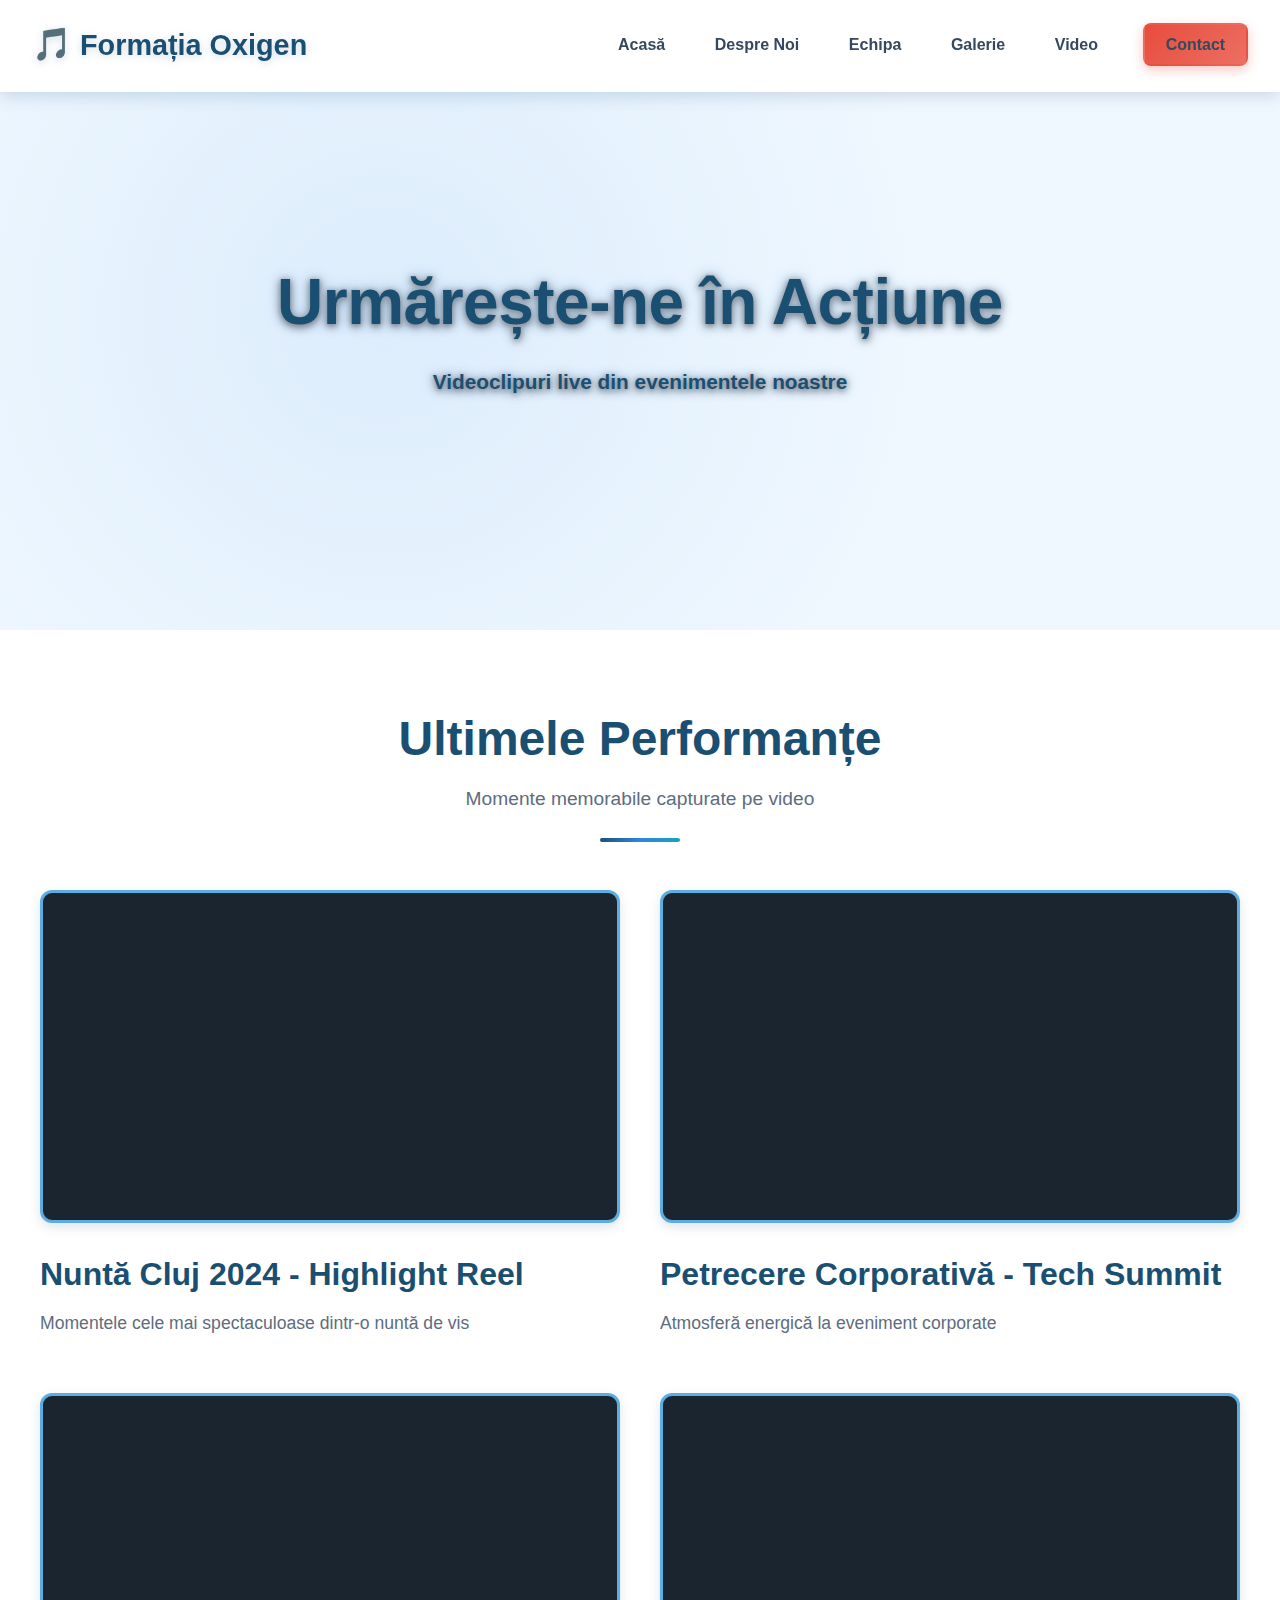
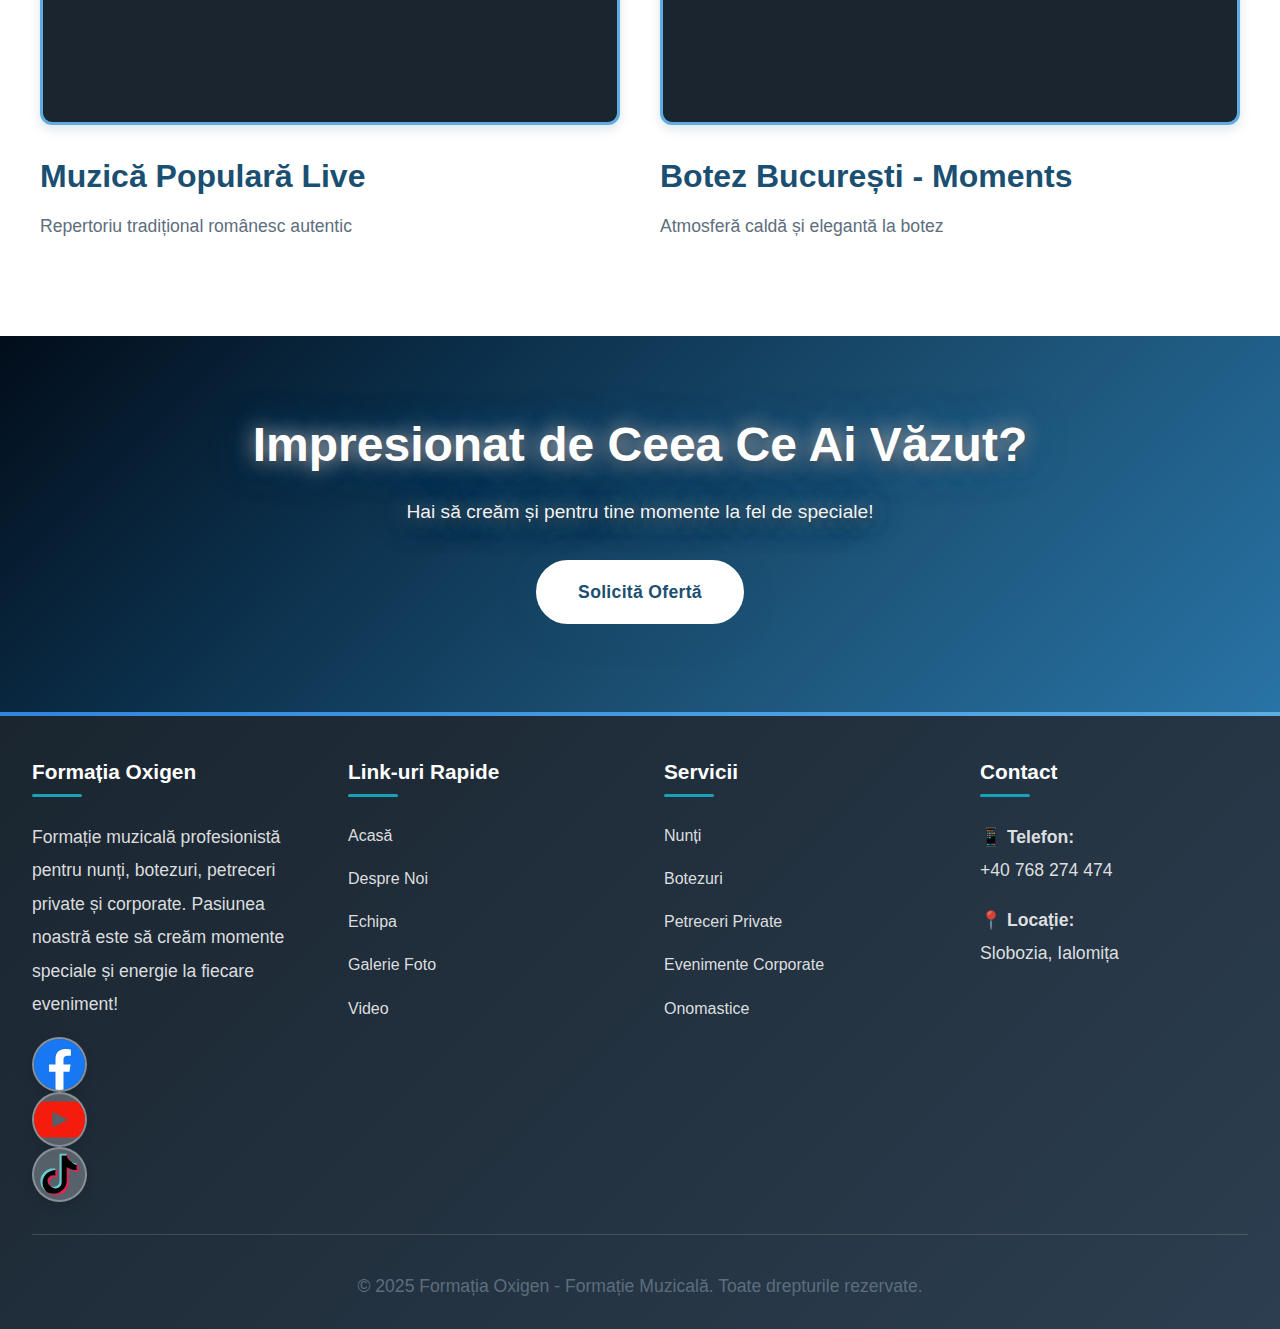
<file: video.html>
<!DOCTYPE html>
<html lang="ro">
  <head>
    <meta charset="UTF-8" />
    <meta name="viewport" content="width=device-width, initial-scale=1.0" />
    <meta
      name="description"
      content="Video Formația Oxigen - videoclipuri din nunți, botezuri și petreceri. Urmărește-ne live în acțiune!"
    />
    <title>Video - Formația Oxigen | Urmărește-ne în Acțiune</title>
    <link rel="stylesheet" href="css/styles.css" />
    <style>
      .video-grid {
        display: grid;
        grid-template-columns: repeat(2, 1fr);
        gap: 2.5rem;
        max-width: 1200px;
        margin: 0 auto;
      }

      .video-grid > div {
        display: flex;
        flex-direction: column;
      }

      .video-container {
        position: relative;
        width: 100%;
        padding-bottom: 56.25%;
        height: 0;
        overflow: hidden;
        border-radius: 12px;
        box-shadow: 0 4px 12px rgba(27, 79, 114, 0.15);
        margin-bottom: 1rem;
      }

      .video-container iframe {
        position: absolute;
        top: 0;
        left: 0;
        width: 100%;
        height: 100%;
        border: none;
        border-radius: 12px;
      }

      @media (max-width: 968px) {
        .video-grid {
          grid-template-columns: repeat(2, 1fr);
          gap: 2rem;
        }
      }

      @media (max-width: 768px) {
        .video-grid {
          grid-template-columns: 1fr;
          gap: 1.5rem;
        }
      }
    </style>
  </head>
  <body>
    <header>
      <nav>
        <a href="index.html" class="logo">
          <span class="logo-icon">🎵</span>
          <span>Formația Oxigen</span>
        </a>
        <div class="menu-toggle"><span></span><span></span><span></span></div>
        <ul class="nav-links">
          <li><a href="index.html">Acasă</a></li>
          <li><a href="despre.html">Despre Noi</a></li>
          <li><a href="membrii.html">Echipa</a></li>
          <li><a href="galerie.html">Galerie</a></li>
          <li><a href="video.html">Video</a></li>
          <li><a href="contact.html" class="nav-cta">Contact</a></li>
        </ul>
      </nav>
    </header>

    <section class="hero hero-secondary">
      <div class="hero-content">
        <h1>Urmărește-ne în Acțiune</h1>
        <p>Videoclipuri live din evenimentele noastre</p>
      </div>
    </section>

    <section>
      <div class="container">
        <div class="section-title">
          <h2>Ultimele Performanțe</h2>
          <p class="subtitle">Momente memorabile capturate pe video</p>
        </div>

        <div class="video-grid">
          <div>
            <div class="video-container">
              <iframe
                width="560"
                height="315"
                src="https://www.youtube.com/embed/N5Ts5SB42P8"
                title="YouTube video player"
                frameborder="0"
                allow="accelerometer; autoplay; clipboard-write; encrypted-media; gyroscope; picture-in-picture"
                allowfullscreen
              ></iframe>
            </div>
            <h3 style="margin-top: 1rem; color: var(--primary-dark)">
              Nuntă Cluj 2024 - Highlight Reel
            </h3>
            <p style="color: var(--text-gray)">
              Momentele cele mai spectaculoase dintr-o nuntă de vis
            </p>
          </div>

          <div>
            <div class="video-container">
              <iframe
                src="https://www.youtube.com/embed/N5Ts5SB42P8"
                allow="accelerometer; autoplay; clipboard-write; encrypted-media; gyroscope; picture-in-picture"
                allowfullscreen
              ></iframe>
            </div>
            <h3 style="margin-top: 1rem; color: var(--primary-dark)">
              Petrecere Corporativă - Tech Summit
            </h3>
            <p style="color: var(--text-gray)">
              Atmosferă energică la eveniment corporate
            </p>
          </div>

          <div>
            <div class="video-container">
              <iframe
                src="https://www.youtube.com/embed/N5Ts5SB42P8"
                allow="accelerometer; autoplay; clipboard-write; encrypted-media; gyroscope; picture-in-picture"
                allowfullscreen
              ></iframe>
            </div>
            <h3 style="margin-top: 1rem; color: var(--primary-dark)">
              Muzică Populară Live
            </h3>
            <p style="color: var(--text-gray)">
              Repertoriu tradițional românesc autentic
            </p>
          </div>

          <div>
            <div class="video-container">
              <iframe
                src="https://www.youtube.com/embed/N5Ts5SB42P8"
                allow="accelerometer; autoplay; clipboard-write; encrypted-media; gyroscope; picture-in-picture"
                allowfullscreen
              ></iframe>
            </div>
            <h3 style="margin-top: 1rem; color: var(--primary-dark)">
              Botez București - Moments
            </h3>
            <p style="color: var(--text-gray)">
              Atmosferă caldă și elegantă la botez
            </p>
          </div>
        </div>
      </div>
    </section>

    <section style="background: var(--gradient-primary); padding: 5rem 2rem">
      <div class="container text-center" style="color: white">
        <h2 style="color: white; margin-bottom: 1.5rem">
          Impresionat de Ceea Ce Ai Văzut?
        </h2>
        <p
          style="
            font-size: 1.2rem;
            color: rgba(255, 255, 255, 0.95);
            margin-bottom: 2rem;
          "
        >
          Hai să creăm și pentru tine momente la fel de speciale!
        </p>
        <a href="contact.html" class="btn btn-primary">Solicită Ofertă</a>
      </div>
    </section>

    <!-- Footer -->
    <footer>
      <div class="footer-content">
        <div class="footer-section">
          <h3>Formația Oxigen</h3>
          <p>
            Formație muzicală profesionistă pentru nunți, botezuri, petreceri
            private și corporate. Pasiunea noastră este să creăm momente
            speciale și energie la fiecare eveniment!
          </p>
          <!-- <div class="social-links" style="margin-top: 1.5rem" > -->
          <div class="contact-buttons">
            <a
              href="https://www.facebook.com/oxigenmusicslobozia"
              title="Facebook"
              target="_blank"
              class="contact-btn facebook"
              style="gap: 0"
            >
              <img
                src="images/svg/facebook.svg"
                alt="Facebook"
                class="contact-icon"
              />
            </a>
            <a
              href="https://www.youtube.com/@oxigenmusicslobozia-offici6469/videos"
              title="YouTube"
              target="_blank"
              class="contact-btn"
              style="gap: 0"
            >
              <img
                src="images/svg/youtube.svg"
                alt="YouTube"
                class="contact-icon"
              />
            </a>
            <a
              href="https://www.tiktok.com/@formatiaoxigenslobozia5"
              title="TikTok"
              target="_blank"
              class="contact-btn tiktok"
              style="gap: 0"
            >
              <img
                src="images/svg/tiktok.svg"
                alt="TikTok"
                class="contact-icon"
              />
            </a>
          </div>
        </div>

        <div class="footer-section">
          <h3>Link-uri Rapide</h3>
          <ul class="footer-links">
            <li><a href="index.html">Acasă</a></li>
            <li><a href="despre.html">Despre Noi</a></li>
            <li><a href="membrii.html">Echipa</a></li>
            <li><a href="galerie.html">Galerie Foto</a></li>
            <li><a href="video.html">Video</a></li>
          </ul>
        </div>

        <div class="footer-section">
          <h3>Servicii</h3>
          <ul class="footer-links">
            <li><a href="contact.html">Nunți</a></li>
            <li><a href="contact.html">Botezuri</a></li>
            <li><a href="contact.html">Petreceri Private</a></li>
            <li><a href="contact.html">Evenimente Corporate</a></li>
            <li><a href="contact.html">Onomastice</a></li>
          </ul>
        </div>

        <div class="footer-section">
          <h3>Contact</h3>
          <p>📱 <strong>Telefon:</strong><br />+40 768 274 474</p>
          <!-- <p>📧 <strong>Email:</strong><br />contact@blueharmony.ro</p> -->
          <p>📍 <strong>Locație:</strong><br />Slobozia, Ialomița</p>
        </div>
      </div>

      <div class="footer-bottom">
        <p>
          &copy; 2025 Formația Oxigen - Formație Muzicală. Toate drepturile
          rezervate.
        </p>
      </div>
    </footer>

    <script src="js/script.js"></script>
  </body>
</html>
</file>
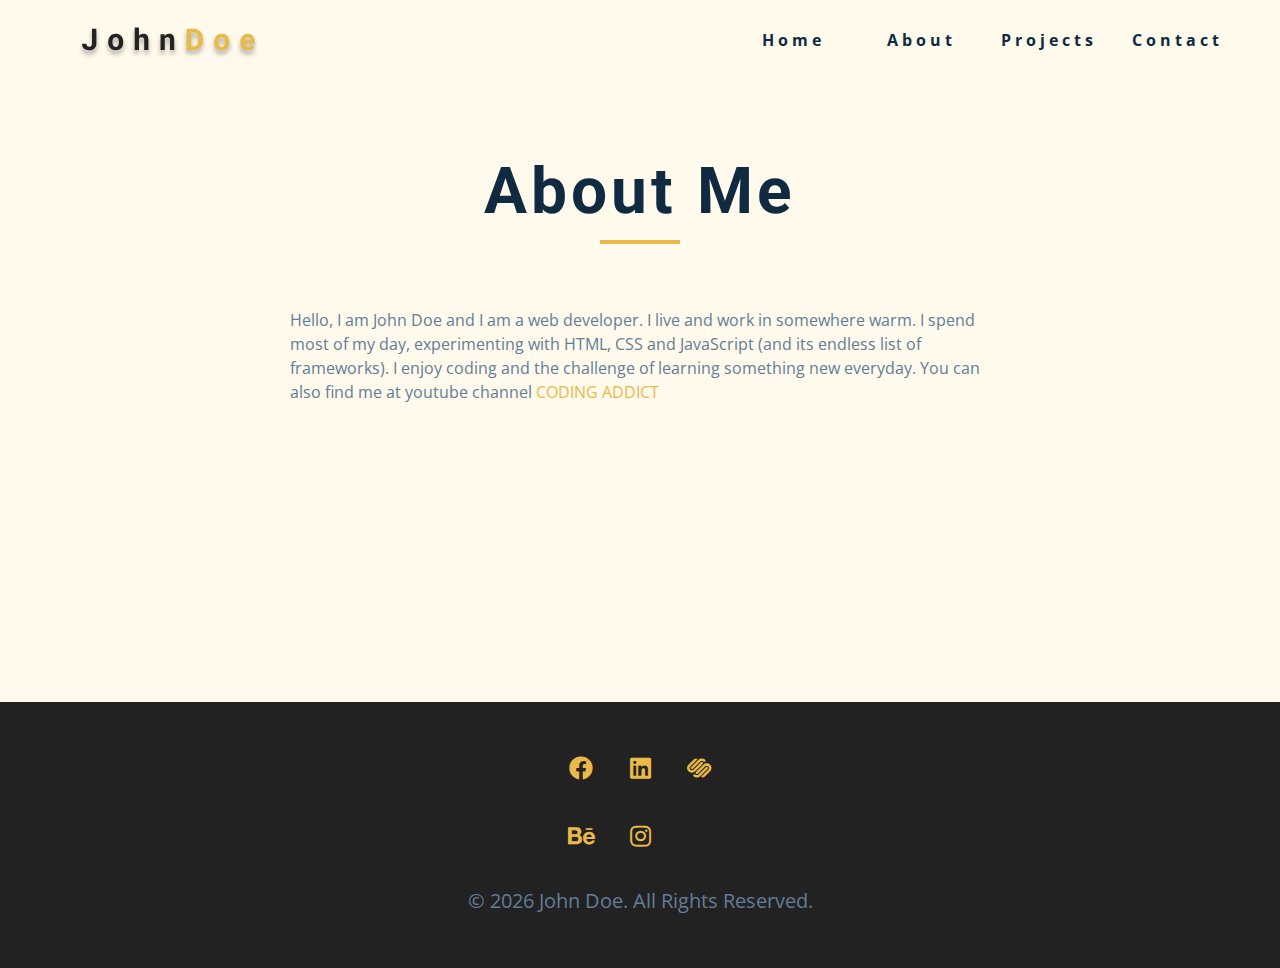
<file: formatiaoxigen/src/main/resources/static/about.html>
<!DOCTYPE html>
<html lang="en">
  <head>
    <meta charset="UTF-8" />
    <meta name="viewport" content="width=device-width, initial-scale=1.0" />
    <title>John Doe || About</title>
    <link
      rel="stylesheet"
      href="./fontawesome-free-5.12.1-web/css/all.min.css"
    />
    <!-- css -->
    <link rel="stylesheet" href="./css/styles.css" />
  </head>

  <body>
    <!-- navbar -->
    <nav class="nav" id="nav">
      <div class="nav-center">
        <!-- nav header -->
        <div class="nav-header">
          <img src="./images/logo.svg" class="nav-logo" alt="" />
          <button class="nav-btn" id="nav-btn">
            <i class="fas fa-bars"></i>
          </button>
        </div>
        <!-- nav links -->
        <ul class="nav-links">
          <li><a href="index.html">home</a></li>
          <li><a href="about.html">about</a></li>
          <li><a href="projects.html">projects</a></li>
          <li><a href="contact.html">contact</a></li>
        </ul>
      </div>
    </nav>
    <!-- end of navbar -->
    <!-- sidebar -->
    <aside class="sidebar" id="sidebar">
      <div>
        <button id="close-btn" class="close-btn">
          <i class="fas fa-times"></i>
        </button>
        <ul class="sidebar-links">
          <li><a href="index.html">home</a></li>
          <li><a href="about.html">about</a></li>
          <li><a href="projects.html">projects</a></li>
          <li><a href="contact.html">contact</a></li>
        </ul>
        <ul class="social-icons">
          <!-- single item -->
          <li>
            <a href="https://www.twitter.com" class="social-icon">
              <i class="fab fa-facebook"></i>
            </a>
          </li>
          <!-- end of single item -->
          <!-- single item -->
          <li>
            <a href="https://www.twitter.com" class="social-icon">
              <i class="fab fa-linkedin"></i>
            </a>
          </li>
          <!-- end of single item -->
          <!-- single item -->
          <li>
            <a href="https://www.twitter.com" class="social-icon">
              <i class="fab fa-squarespace"></i>
            </a>
          </li>
          <!-- end of single item -->
          <!-- single item -->
          <li>
            <a href="https://www.twitter.com" class="social-icon">
              <i class="fab fa-behance"></i>
            </a>
          </li>
          <!-- end of single item -->
          <!-- single item -->
          <li>
            <a href="https://www.twitter.com" class="social-icon">
              <i class="fab fa-instagram"></i>
            </a>
          </li>
          <!-- end of single item -->
        </ul>
      </div>
    </aside>
    <!-- end of sidebar -->

    <!-- ############## -->
    <!-- ############## -->
    <!-- ############## -->
    <!-- ############## -->

    <section class="section single-page">
      <!-- section title -->
      <div class="section-title">
        <h1>about me</h1>
        <div class="underline"></div>
      </div>
      <!--end of section title -->
      <div class="section-center page-info">
        <!-- about page -->
        <p>
          Hello, I am John Doe and I am a web developer. I live and work in
          somewhere warm. I spend most of my day, experimenting with HTML, CSS
          and JavaScript (and its endless list of frameworks). I enjoy coding
          and the challenge of learning something new everyday. You can also
          find me at youtube channel
          <a href="https://www.youtube.com/channel/UCMZFwxv5l-XtKi693qMJptA"
            >coding addict</a
          >
        </p>
      </div>
    </section>
    <!-- ############## -->
    <!-- ############## -->
    <!-- ############## -->
    <!-- ############## -->

    <!-- footer -->
    <footer class="footer">
      <ul class="social-icons">
        <!-- single item -->
        <li>
          <a href="https://www.twitter.com" class="social-icon">
            <i class="fab fa-facebook"></i>
          </a>
        </li>
        <!-- end of single item -->
        <!-- single item -->
        <li>
          <a href="https://www.twitter.com" class="social-icon">
            <i class="fab fa-linkedin"></i>
          </a>
        </li>
        <!-- end of single item -->
        <!-- single item -->
        <li>
          <a href="https://www.twitter.com" class="social-icon">
            <i class="fab fa-squarespace"></i>
          </a>
        </li>
        <!-- end of single item -->
        <!-- single item -->
        <li>
          <a href="https://www.twitter.com" class="social-icon">
            <i class="fab fa-behance"></i>
          </a>
        </li>
        <!-- end of single item -->
        <!-- single item -->
        <li>
          <a href="https://www.twitter.com" class="social-icon">
            <i class="fab fa-instagram"></i>
          </a>
        </li>
        <!-- end of single item -->
      </ul>

      <p>&copy; <span id="date"></span> John Doe. All rights reserved.</p>
    </footer>
    <script src="./js/app.js"></script>
  </body>
</html>
</file>
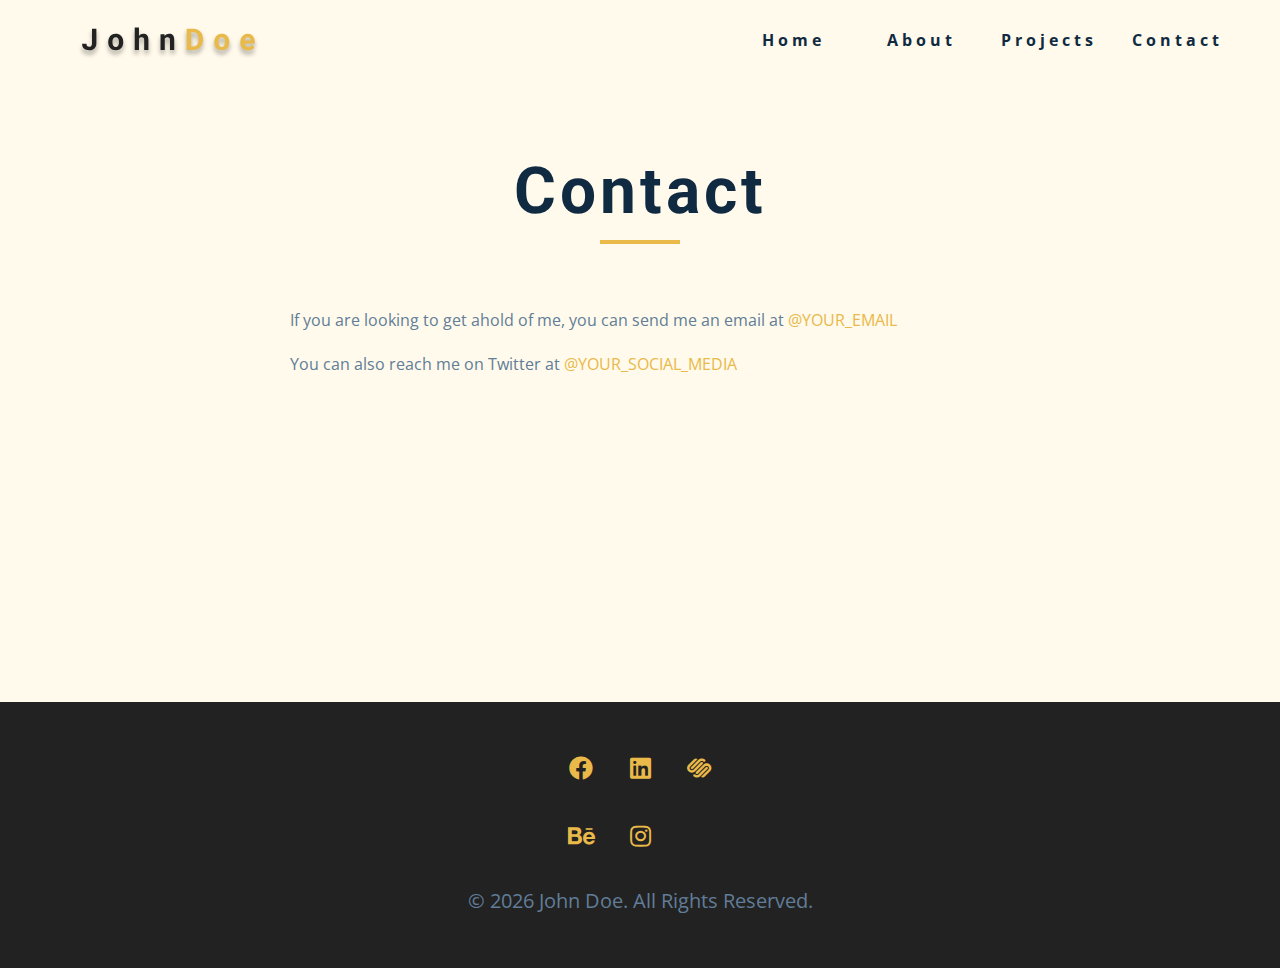
<file: formatiaoxigen/src/main/resources/static/contact.html>
<!DOCTYPE html>
<html lang="en">
  <head>
    <meta charset="UTF-8" />
    <meta name="viewport" content="width=device-width, initial-scale=1.0" />
    <title>John Doe || Contact</title>
    <link
      rel="stylesheet"
      href="./fontawesome-free-5.12.1-web/css/all.min.css"
    />
    <!-- css -->
    <link rel="stylesheet" href="./css/styles.css" />
  </head>

  <body>
    <!-- navbar -->
    <nav class="nav" id="nav">
      <div class="nav-center">
        <!-- nav header -->
        <div class="nav-header">
          <img src="./images/logo.svg" class="nav-logo" alt="" />
          <button class="nav-btn" id="nav-btn">
            <i class="fas fa-bars"></i>
          </button>
        </div>
        <!-- nav links -->
        <ul class="nav-links">
          <li><a href="index.html">home</a></li>
          <li><a href="about.html">about</a></li>
          <li><a href="projects.html">projects</a></li>
          <li><a href="contact.html">contact</a></li>
        </ul>
      </div>
    </nav>
    <!-- end of navbar -->
    <!-- sidebar -->
    <aside class="sidebar" id="sidebar">
      <div>
        <button id="close-btn" class="close-btn">
          <i class="fas fa-times"></i>
        </button>
        <ul class="sidebar-links">
          <li><a href="index.html">home</a></li>
          <li><a href="about.html">about</a></li>
          <li><a href="projects.html">projects</a></li>
          <li><a href="contact.html">contact</a></li>
        </ul>
        <ul class="social-icons">
          <!-- single item -->
          <li>
            <a href="https://www.twitter.com" class="social-icon">
              <i class="fab fa-facebook"></i>
            </a>
          </li>
          <!-- end of single item -->
          <!-- single item -->
          <li>
            <a href="https://www.twitter.com" class="social-icon">
              <i class="fab fa-linkedin"></i>
            </a>
          </li>
          <!-- end of single item -->
          <!-- single item -->
          <li>
            <a href="https://www.twitter.com" class="social-icon">
              <i class="fab fa-squarespace"></i>
            </a>
          </li>
          <!-- end of single item -->
          <!-- single item -->
          <li>
            <a href="https://www.twitter.com" class="social-icon">
              <i class="fab fa-behance"></i>
            </a>
          </li>
          <!-- end of single item -->
          <!-- single item -->
          <li>
            <a href="https://www.twitter.com" class="social-icon">
              <i class="fab fa-instagram"></i>
            </a>
          </li>
          <!-- end of single item -->
        </ul>
      </div>
    </aside>
    <!-- end of sidebar -->

    <!-- ############## -->
    <!-- ############## -->
    <!-- ############## -->
    <!-- ############## -->

    <section class="section single-page">
      <!-- section title -->
      <div class="section-title">
        <h1>contact</h1>
        <div class="underline"></div>
      </div>
      <!--end of section title -->
      <div class="section-center page-info">
        <!-- contact page-->
        <p>
          If you are looking to get ahold of me, you can send me an email at
          <a href="mailto:email@email.com">@your_email</a>
        </p>
        <p>
          You can also reach me on Twitter at
          <a href="https://www.twitter.com">@your_social_media </a>
        </p>
      </div>
    </section>
    <!-- ############## -->
    <!-- ############## -->
    <!-- ############## -->
    <!-- ############## -->

    <!-- footer -->
    <footer class="footer">
      <ul class="social-icons">
        <!-- single item -->
        <li>
          <a href="https://www.twitter.com" class="social-icon">
            <i class="fab fa-facebook"></i>
          </a>
        </li>
        <!-- end of single item -->
        <!-- single item -->
        <li>
          <a href="https://www.twitter.com" class="social-icon">
            <i class="fab fa-linkedin"></i>
          </a>
        </li>
        <!-- end of single item -->
        <!-- single item -->
        <li>
          <a href="https://www.twitter.com" class="social-icon">
            <i class="fab fa-squarespace"></i>
          </a>
        </li>
        <!-- end of single item -->
        <!-- single item -->
        <li>
          <a href="https://www.twitter.com" class="social-icon">
            <i class="fab fa-behance"></i>
          </a>
        </li>
        <!-- end of single item -->
        <!-- single item -->
        <li>
          <a href="https://www.twitter.com" class="social-icon">
            <i class="fab fa-instagram"></i>
          </a>
        </li>
        <!-- end of single item -->
      </ul>

      <p>&copy; <span id="date"></span> John Doe. All rights reserved.</p>
    </footer>
    <script src="./js/app.js"></script>
  </body>
</html>
</file>
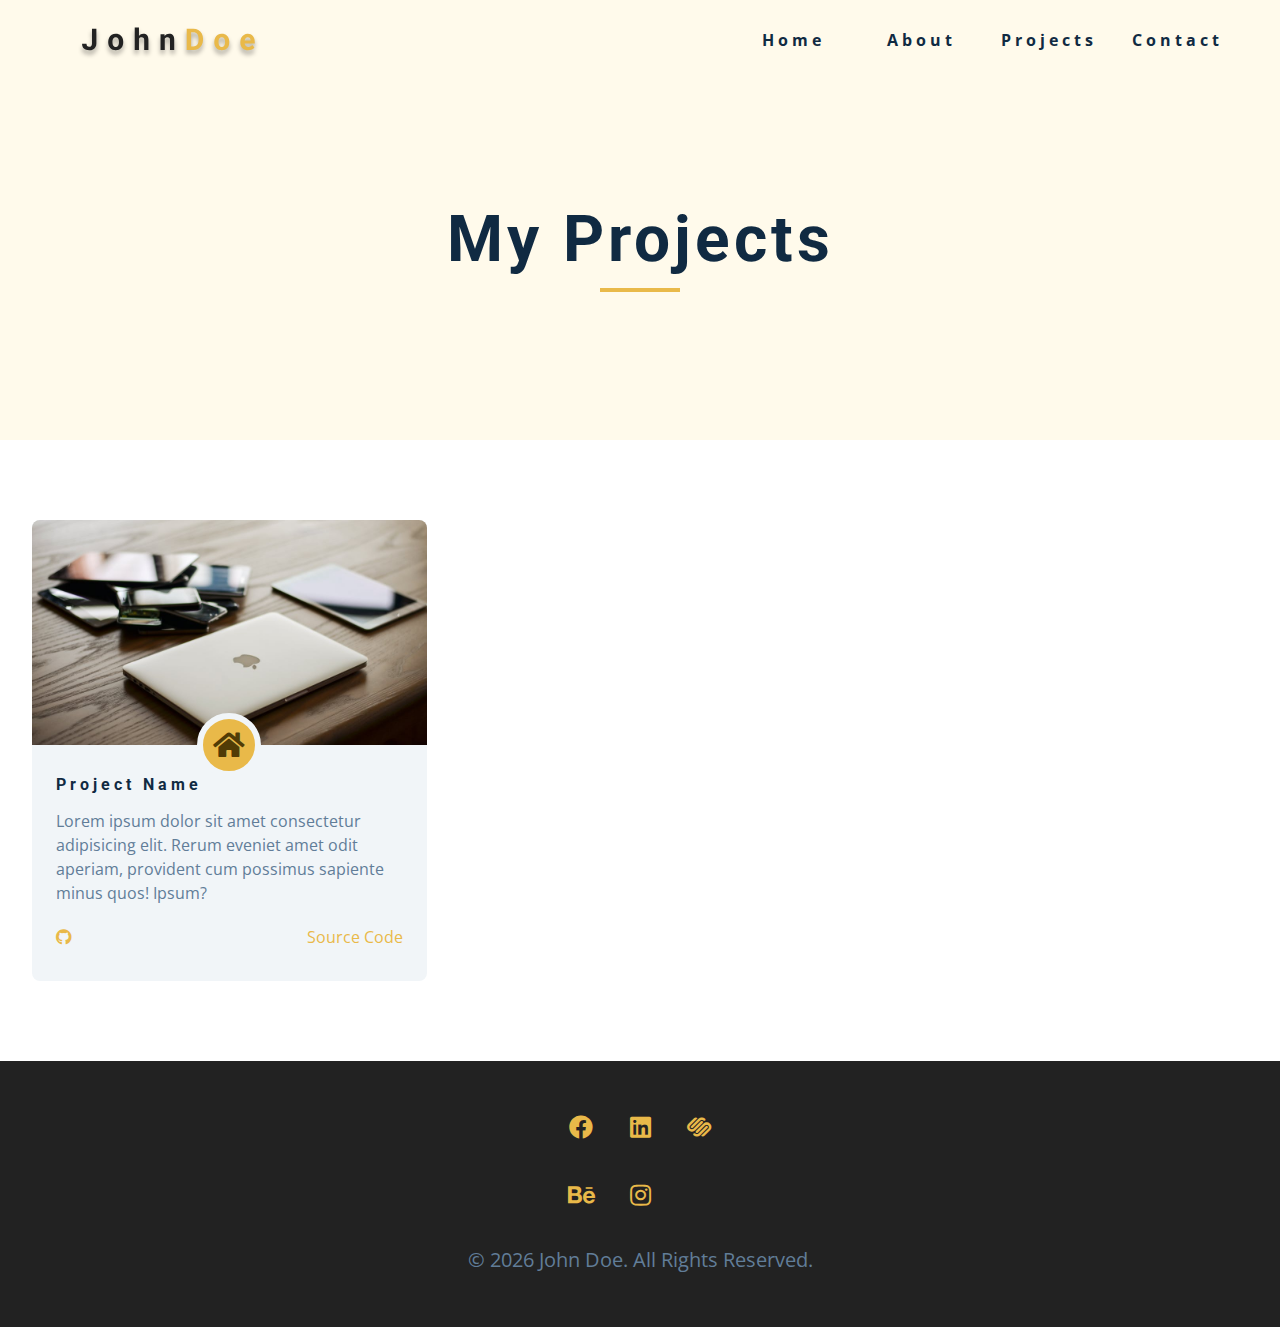
<file: formatiaoxigen/src/main/resources/static/projects.html>
<!DOCTYPE html>
<html lang="en">
  <head>
    <meta charset="UTF-8" />
    <meta name="viewport" content="width=device-width, initial-scale=1.0" />
    <title>John Doe || Projects</title>
    <link
      rel="stylesheet"
      href="./fontawesome-free-5.12.1-web/css/all.min.css"
    />
    <!-- css -->
    <link rel="stylesheet" href="./css/styles.css" />
  </head>

  <body>
    <!-- navbar -->
    <nav class="nav" id="nav">
      <div class="nav-center">
        <!-- nav header -->
        <div class="nav-header">
          <img src="./images/logo.svg" class="nav-logo" alt="" />
          <button class="nav-btn" id="nav-btn">
            <i class="fas fa-bars"></i>
          </button>
        </div>
        <!-- nav links -->
        <ul class="nav-links">
          <li><a href="index.html">home</a></li>
          <li><a href="about.html">about</a></li>
          <li><a href="projects.html">projects</a></li>
          <li><a href="contact.html">contact</a></li>
        </ul>
      </div>
    </nav>
    <!-- end of navbar -->
    <!-- sidebar -->
    <aside class="sidebar" id="sidebar">
      <div>
        <button id="close-btn" class="close-btn">
          <i class="fas fa-times"></i>
        </button>
        <ul class="sidebar-links">
          <li><a href="index.html">home</a></li>
          <li><a href="about.html">about</a></li>
          <li><a href="projects.html">projects</a></li>
          <li><a href="contact.html">contact</a></li>
        </ul>
        <ul class="social-icons">
          <!-- single item -->
          <li>
            <a href="https://www.twitter.com" class="social-icon">
              <i class="fab fa-facebook"></i>
            </a>
          </li>
          <!-- end of single item -->
          <!-- single item -->
          <li>
            <a href="https://www.twitter.com" class="social-icon">
              <i class="fab fa-linkedin"></i>
            </a>
          </li>
          <!-- end of single item -->
          <!-- single item -->
          <li>
            <a href="https://www.twitter.com" class="social-icon">
              <i class="fab fa-squarespace"></i>
            </a>
          </li>
          <!-- end of single item -->
          <!-- single item -->
          <li>
            <a href="https://www.twitter.com" class="social-icon">
              <i class="fab fa-behance"></i>
            </a>
          </li>
          <!-- end of single item -->
          <!-- single item -->
          <li>
            <a href="https://www.twitter.com" class="social-icon">
              <i class="fab fa-instagram"></i>
            </a>
          </li>
          <!-- end of single item -->
        </ul>
      </div>
    </aside>
    <!-- end of sidebar -->

    <!-- ############## -->
    <!-- ############## -->
    <!-- ############## -->
    <!-- ############## -->
    <header class="projects-hero">
      <!-- section title -->
      <div class="section-title">
        <h1>my projects</h1>
        <div class="underline"></div>
      </div>
      <!--end of section title -->
    </header>
    <section class="section">
      <div class="section-center projects-page-center">
        <!-- single project -->
        <article class="single-project">
          <div class="project-container">
            <img src="./images/project-1.jpeg" alt="single project" />
            <a href="https://www.johnsmilga.com" class="project-icon">
              <i class="fas fa-home"></i>
            </a>
          </div>
          <div class="project-details">
            <h4>project name</h4>
            <p>
              Lorem ipsum dolor sit amet consectetur adipisicing elit. Rerum
              eveniet amet odit aperiam, provident cum possimus sapiente minus
              quos! Ipsum?
            </p>
            <div class="project-footer">
              <span>
                <i class="fab fa-github"></i>
              </span>
              <a href="https://www.github.com">source code</a>
            </div>
          </div>
        </article>
        <!-- end of single project -->
      </div>
    </section>
    <!-- ############## -->
    <!-- ############## -->
    <!-- ############## -->
    <!-- ############## -->

    <!-- footer -->
    <footer class="footer">
      <ul class="social-icons">
        <!-- single item -->
        <li>
          <a href="https://www.twitter.com" class="social-icon">
            <i class="fab fa-facebook"></i>
          </a>
        </li>
        <!-- end of single item -->
        <!-- single item -->
        <li>
          <a href="https://www.twitter.com" class="social-icon">
            <i class="fab fa-linkedin"></i>
          </a>
        </li>
        <!-- end of single item -->
        <!-- single item -->
        <li>
          <a href="https://www.twitter.com" class="social-icon">
            <i class="fab fa-squarespace"></i>
          </a>
        </li>
        <!-- end of single item -->
        <!-- single item -->
        <li>
          <a href="https://www.twitter.com" class="social-icon">
            <i class="fab fa-behance"></i>
          </a>
        </li>
        <!-- end of single item -->
        <!-- single item -->
        <li>
          <a href="https://www.twitter.com" class="social-icon">
            <i class="fab fa-instagram"></i>
          </a>
        </li>
        <!-- end of single item -->
      </ul>

      <p>&copy; <span id="date"></span> John Doe. All rights reserved.</p>
    </footer>
    <script src="./js/app.js"></script>
  </body>
</html>
</file>
<file: css/styles.css>
/* ================================
   COLOR PALETTE - Fresh Blue Theme (Enhanced)
   ================================ */
:root {
  /* Primary Blues - Ocean & Sky (Enhanced for better contrast) */
  --primary-blue: #2e86de;
  --primary-dark: #1b4f72;
  --primary-medium: #2874a6;
  --primary-light: #5dade2;
  --primary-lighter: #85c1e9;

  /* Accent Colors */
  --accent-cyan: #17a2b8;
  --accent-cyan-light: #5dade2;
  --accent-teal: #0e7c86;
  --accent-coral: #e74c3c;
  --accent-coral-dark: #c0392b;

  /* Neutrals */
  --white: #ffffff;
  --light-bg: #f0f8ff;
  --light-blue-bg: #e8f4f8;
  --lighter-gray: #f5f7fa;
  --light-gray: #ecf0f1;
  --text-dark: #1a252f;
  --text-medium: #34495e;
  --text-gray: #5d6d7e;
  --text-light-gray: #95a5a6;

  /* Gradients (Enhanced for better visibility) */
  --gradient-primary: linear-gradient(
    135deg,
    #1b4f72 0%,
    #2e86de 50%,
    #17a2b8 100%
  );
  --gradient-primary-light: linear-gradient(135deg, #2e86de 0%, #5dade2 100%);
  --gradient-accent: linear-gradient(135deg, #e74c3c 0%, #ec7063 100%);
  --gradient-dark: linear-gradient(135deg, #1a252f 0%, #2c3e50 100%);
  --gradient-overlay: linear-gradient(
    135deg,
    rgba(27, 79, 114, 0.95) 0%,
    rgba(46, 134, 222, 0.9) 100%
  );

  /* Shadows (More pronounced) */
  --shadow-sm: 0 2px 8px rgba(27, 79, 114, 0.12);
  --shadow-md: 0 4px 16px rgba(27, 79, 114, 0.18);
  --shadow-lg: 0 8px 32px rgba(27, 79, 114, 0.25);
  --shadow-xl: 0 12px 48px rgba(27, 79, 114, 0.3);

  /* Transitions */
  --transition-fast: 0.2s cubic-bezier(0.4, 0, 0.2, 1);
  --transition-normal: 0.3s cubic-bezier(0.4, 0, 0.2, 1);
  --transition-slow: 0.5s cubic-bezier(0.4, 0, 0.2, 1);
}

/* ================================
   RESET & BASE STYLES
   ================================ */
* {
  margin: 0;
  padding: 0;
  box-sizing: border-box;
}

html {
  scroll-behavior: smooth;
  font-size: 16px;
}

body {
  font-family: "Segoe UI", "Helvetica Neue", Arial, sans-serif;
  line-height: 1.6;
  color: var(--text-dark);
  background-color: var(--white);
  overflow-x: hidden;
}

img {
  max-width: 100%;
  height: auto;
  display: block;
}

a {
  text-decoration: none;
  color: inherit;
  transition: var(--transition-normal);
}

/* ================================
   TYPOGRAPHY
   ================================ */
h1,
h2,
h3,
h4,
h5,
h6 {
  font-weight: 700;
  line-height: 1.2;
  color: var(--text-dark);
  margin-bottom: 1rem;
}

h1 {
  font-size: clamp(2.5rem, 5vw, 4rem);
}

h2 {
  font-size: clamp(2rem, 4vw, 3rem);
}

h3 {
  font-size: clamp(1.5rem, 3vw, 2rem);
}

p {
  margin-bottom: 1rem;
  color: var(--text-gray);
  font-size: 1.1rem;
}

/* ================================
   HEADER & NAVIGATION
   ================================ */
header {
  background: var(--white);
  box-shadow: var(--shadow-md);
  position: fixed;
  width: 100%;
  top: 0;
  z-index: 1000;
  transition: var(--transition-normal);
  border-bottom: 2px solid transparent;
}

header.scrolled {
  box-shadow: var(--shadow-lg);
  background: rgba(255, 255, 255, 0.98);
  backdrop-filter: blur(10px);
  border-bottom-color: var(--primary-blue);
}

nav {
  display: flex;
  justify-content: space-between;
  align-items: center;
  max-width: 1400px;
  margin: 0 auto;
  padding: 1.2rem 2rem;
}

.logo {
  display: flex;
  align-items: center;
  gap: 0.5rem;
  font-size: 1.8rem;
  font-weight: 800;
  color: var(--primary-dark);
  transition: var(--transition-normal);
  filter: drop-shadow(0 2px 4px rgba(27, 79, 114, 0.2));
}

.logo:hover {
  transform: scale(1.05);
  filter: drop-shadow(0 4px 8px rgba(27, 79, 114, 0.3));
}

.logo-icon {
  font-size: 2rem;
  filter: none;
  -webkit-text-fill-color: initial;
}

.nav-links {
  display: flex;
  list-style: none;
  gap: 0.5rem;
  align-items: center;
}

.nav-links li a {
  padding: 0.7rem 1.3rem;
  color: var(--text-medium);
  font-weight: 600;
  border-radius: 8px;
  transition: var(--transition-normal);
  position: relative;
}

.nav-links li a:hover {
  color: var(--primary-blue);
  background: var(--light-blue-bg);
  transform: translateY(-1px);
}

.nav-links li a.active {
  color: var(--white);
  background: var(--gradient-primary-light);
  box-shadow: var(--shadow-md);
}

.nav-links li a.active::after {
  content: "";
  position: absolute;
  bottom: -2px;
  left: 50%;
  transform: translateX(-50%);
  width: 30px;
  height: 3px;
  background: var(--accent-coral);
  border-radius: 3px;
}

/* CTA Button in Nav */
.nav-cta {
  background: var(--gradient-accent);
  color: var(--white);
  padding: 0.7rem 1.8rem;
  border-radius: 25px;
  font-weight: 700;
  margin-left: 1rem;
  box-shadow: 0 4px 12px rgba(231, 76, 60, 0.3);
  border: 2px solid transparent;
}

.nav-cta:hover {
  background: var(--accent-coral-dark);
  transform: translateY(-2px);
  box-shadow: 0 6px 20px rgba(231, 76, 60, 0.4);
  border-color: var(--white);
}

/* Mobile Menu Toggle */
.menu-toggle {
  display: none;
  flex-direction: column;
  cursor: pointer;
  gap: 5px;
}

/* Mobile Menu Toggle */
.menu-toggle {
  display: none;
  flex-direction: column;
  cursor: pointer;
  gap: 5px;
  transition: var(--transition-normal);
}

.menu-toggle span {
  width: 28px;
  height: 4px;
  background: var(--primary-dark);
  border-radius: 2px;
  transition: var(--transition-normal);
  transform-origin: center center;
}

/* Animație burger menu - X PERFECT CENTRAT */
.menu-toggle.active {
  transform: scale(1.1);
}

/* Linia 1 (sus) - translateY ÎNAINTE de rotație */
.menu-toggle.active span:nth-child(1) {
  transform: translateY(9px) rotate(45deg);
}

/* Linia 2 (mijloc) - fade effect lin */
.menu-toggle.active span:nth-child(2) {
  opacity: 0;
  transition: opacity 0.3s ease;
}

/* Linia 3 (jos) - translateY ÎNAINTE de rotație */
.menu-toggle.active span:nth-child(3) {
  transform: translateY(-9px) rotate(-45deg);
}

/* ================================
   HERO SECTIONS (ULTRA DARK for Maximum Contrast)
   ================================ */
.hero {
  min-height: 70vh;
  display: flex;
  align-items: center;
  justify-content: center;
  text-align: center;
  padding: 8rem 2rem 4rem;
  background: linear-gradient(
    135deg,
    #020d1a 0%,
    #0b2f4a 30%,
    #1b4f72 60%,
    #2874a6 100%
  );
  position: relative;
  overflow: hidden;
}

.hero::before {
  content: "";
  position: absolute;
  top: 0;
  left: 0;
  right: 0;
  bottom: 0;
  background: url('data:image/svg+xml,<svg xmlns="http://www.w3.org/2000/svg" viewBox="0 0 1440 320"><path fill="%23ffffff" fill-opacity="0.04" d="M0,96L48,112C96,128,192,160,288,160C384,160,480,128,576,122.7C672,117,768,139,864,138.7C960,139,1056,117,1152,101.3C1248,85,1344,75,1392,69.3L1440,64L1440,320L1392,320C1344,320,1248,320,1152,320C1056,320,960,320,864,320C768,320,672,320,576,320C480,320,384,320,288,320C192,320,96,320,48,320L0,320Z"></path></svg>');
  background-size: cover;
  background-position: bottom;
  opacity: 1;
  animation: waveAnimation 20s ease-in-out infinite;
}

@keyframes waveAnimation {
  0%,
  100% {
    transform: translateX(0);
  }
  50% {
    transform: translateX(-50px);
  }
}

.hero-image-wrapper {
  margin-top: 3.5rem;
  max-width: 900px;
  width: 100%;
  margin-left: auto;
  margin-right: auto;
  display: flex;
  justify-content: center;
}

.hero-image {
  width: 100%;
  max-width: 900px;
  height: auto;
  border-radius: 15px;
  box-shadow: 
    0 8px 12px rgba(27, 79, 114, 0.15),
    0 16px 32px rgba(27, 79, 114, 0.25),
    0 24px 64px rgba(27, 79, 114, 0.35);
  animation: fadeInUp 1.2s ease;
  transition: var(--transition-normal);
  border: 1px solid rgba(46, 134, 222, 0.15);
}

.hero-image:hover {
  transform: translateY(-8px);
  box-shadow: 
    0 12px 20px rgba(27, 79, 114, 0.2),
    0 24px 48px rgba(27, 79, 114, 0.35),
    0 36px 80px rgba(27, 79, 114, 0.45);
}

.hero::after {
  content: "";
  position: absolute;
  top: 0;
  left: 0;
  right: 0;
  bottom: 0;
  background: radial-gradient(
    circle at 30% 50%,
    rgba(46, 134, 222, 0.1) 0%,
    transparent 60%
  );
  pointer-events: none;
}

.hero-content {
  position: relative;
  z-index: 1;
  max-width: 900px;
  margin: 0 auto;
  color: var(--white);
}

/* VARIANTA 1: Text ALB cu shadow ULTRA puternic */
.hero h1 {
  color: #1b4f72;
  margin-bottom: 1.5rem;
  text-shadow: 0 0 8px rgba(255, 255, 255, 0.5),
    /* white glow redus: 15px → 8px */ 0 0 15px rgba(46, 134, 222, 0.3),
    /* blue glow redus: 30px → 15px */ 0 2px 10px rgba(0, 0, 0, 0.6),
    /* shadow redus: 20px → 10px */ 0 1px 5px rgba(0, 0, 0, 0.4);
  animation: fadeInUp 0.8s ease;
  font-weight: 900;
  letter-spacing: -0.5px;
}

.hero p {
  font-size: 1.3rem;
  color: #1b4f72;
  margin-bottom: 2rem;
  animation: fadeInUp 1s ease;
  text-shadow: 0 0 8px rgba(255, 255, 255, 0.5),
    /* white glow redus: 15px → 8px */ 0 0 15px rgba(46, 134, 222, 0.3),
    /* blue glow redus: 30px → 15px */ 0 2px 10px rgba(0, 0, 0, 0.6),
    /* shadow redus: 20px → 10px */ 0 1px 5px rgba(0, 0, 0, 0.4);
  font-weight: 700;
}

.hero-subtitle {
  font-size: 1.5rem;
  font-weight: 700;
  margin-bottom: 2rem;
  color: #1b4f72;
  text-shadow: 0 0 8px rgba(255, 255, 255, 0.5),
    /* white glow redus: 15px → 8px */ 0 0 15px rgba(46, 134, 222, 0.3),
    /* blue glow redus: 30px → 15px */ 0 2px 10px rgba(0, 0, 0, 0.6),
    /* shadow redus: 20px → 10px */ 0 1px 5px rgba(0, 0, 0, 0.4);
}

/* VARIANTA 2: Text CYAN LUMINOASĂ (decomentează dacă vrei cyan în loc de alb) */
/*
.hero h1 {
    color: #76D7EA;
    margin-bottom: 1.5rem;
    text-shadow: 
        0 0 30px rgba(118, 215, 234, 1),
        0 0 50px rgba(118, 215, 234, 0.8),
        0 0 70px rgba(46, 134, 222, 0.6),
        0 4px 25px rgba(0, 0, 0, 0.9);
    animation: fadeInUp 0.8s ease;
    font-weight: 900;
    letter-spacing: -0.5px;
}

.hero p {
    font-size: 1.3rem;
    color: #A8E6F3;
    margin-bottom: 2rem;
    animation: fadeInUp 1s ease;
    text-shadow: 
        0 0 25px rgba(168, 230, 243, 0.9),
        0 0 40px rgba(118, 215, 234, 0.7),
        0 3px 20px rgba(0, 0, 0, 0.8);
    font-weight: 700;
}

.hero-subtitle {
    font-size: 1.5rem;
    font-weight: 700;
    margin-bottom: 2rem;
    color: #A8E6F3;
    text-shadow: 
        0 0 25px rgba(168, 230, 243, 0.9),
        0 0 40px rgba(118, 215, 234, 0.7),
        0 3px 20px rgba(0, 0, 0, 0.8);
}
*/

/* ================================
   BUTTONS
   ================================ */
.btn {
  display: inline-block;
  padding: 1rem 2.5rem;
  border-radius: 50px;
  font-weight: 700;
  font-size: 1.1rem;
  cursor: pointer;
  border: none;
  transition: var(--transition-normal);
  text-align: center;
  position: relative;
  overflow: hidden;
  letter-spacing: 0.3px;
}

.btn::before {
  content: "";
  position: absolute;
  top: 50%;
  left: 50%;
  width: 0;
  height: 0;
  border-radius: 50%;
  background: rgba(255, 255, 255, 0.2);
  transform: translate(-50%, -50%);
  transition: width 0.6s, height 0.6s;
}

.btn:hover::before {
  width: 300px;
  height: 300px;
}

.btn-primary {
  background: var(--white);
  color: var(--primary-dark);
  box-shadow: var(--shadow-lg);
  border: 2px solid var(--white);
}

.btn-primary:hover {
  transform: translateY(-3px);
  box-shadow: var(--shadow-xl);
  background: var(--light-bg);
  border-color: var(--primary-blue);
}

.btn-secondary {
  background: transparent;
  color: var(--white);
  border: 2px solid var(--white);
  box-shadow: 0 4px 12px rgba(0, 0, 0, 0.2);
}

.btn-secondary:hover {
  background: var(--white);
  color: var(--primary-dark);
  transform: translateY(-3px);
  box-shadow: var(--shadow-lg);
}

.btn-accent {
  background: var(--gradient-accent);
  color: var(--white);
  box-shadow: 0 4px 16px rgba(231, 76, 60, 0.35);
  border: 2px solid transparent;
}

.btn-accent:hover {
  background: var(--accent-coral-dark);
  transform: translateY(-3px) scale(1.02);
  box-shadow: 0 8px 24px rgba(231, 76, 60, 0.45);
  border-color: rgba(255, 255, 255, 0.3);
}

/* ================================
   SECTIONS
   ================================ */
section {
  padding: 5rem 2rem;
}

.container {
  max-width: 1400px;
  margin: 0 auto;
}

.section-title {
  text-align: center;
  margin-bottom: 3rem;
  position: relative;
}

.section-title h2 {
  color: var(--primary-dark);
  margin-bottom: 1rem;
}

.section-title .subtitle {
  color: var(--text-gray);
  font-size: 1.2rem;
}

.section-title::after {
  content: "";
  display: block;
  width: 80px;
  height: 4px;
  background: var(--gradient-primary);
  margin: 1.5rem auto 0;
  border-radius: 2px;
}

/* Alternate Section Background */
section:nth-child(even) {
  background: var(--light-bg);
}

/* ================================
   CARDS
   ================================ */
.card {
  background: var(--white);
  border-radius: 20px;
  padding: 2rem;
  box-shadow: var(--shadow-sm);
  transition: var(--transition-normal);
  height: 100%;
  border: 2px solid transparent;
  position: relative;
  overflow: hidden;
}

.card::before {
  content: "";
  position: absolute;
  top: 0;
  left: 0;
  width: 100%;
  height: 4px;
  background: var(--gradient-primary-light);
  transform: scaleX(0);
  transition: transform 0.4s ease;
}

.card:hover::before {
  transform: scaleX(1);
}

.card:hover {
  transform: translateY(-8px);
  box-shadow: var(--shadow-lg);
  border-color: var(--primary-light);
}

.card-img {
  width: 100%;
  height: 250px;
  object-fit: cover;
  border-radius: 15px;
  margin-bottom: 1.5rem;
}

.card-title {
  color: var(--primary-dark);
  margin-bottom: 0.8rem;
  font-size: 1.5rem;
  font-weight: 700;
}

.card-text {
  color: var(--text-gray);
  line-height: 1.8;
  font-size: 1.05rem;
}

/* ================================
   GRID LAYOUTS
   ================================ */
.grid-2 {
  display: grid;
  grid-template-columns: repeat(auto-fit, minmax(350px, 1fr));
  gap: 2.5rem;
  align-items: center;
}

.grid-3 {
  display: grid;
  grid-template-columns: repeat(auto-fit, minmax(300px, 1fr));
  gap: 2rem;
}

.grid-4 {
  display: grid;
  grid-template-columns: repeat(auto-fit, minmax(250px, 1fr));
  gap: 2rem;
}

/* ================================
   MEMBER CARDS
   ================================ */
.member-card {
  text-align: center;
  padding: 2rem;
  position: relative;
}

.member-avatar {
  width: 180px;
  height: 180px;
  margin: 0 auto 1.5rem;
  border-radius: 50%;
  background: var(--gradient-primary-light);
  display: flex;
  align-items: center;
  justify-content: center;
  font-size: 4rem;
  color: var(--white);
  box-shadow: var(--shadow-md);
  transition: var(--transition-normal);
  border: 4px solid var(--white);
  position: relative;
  overflow: hidden;
}

.member-avatar::before {
  content: "";
  position: absolute;
  top: -50%;
  left: -50%;
  width: 200%;
  height: 200%;
  background: linear-gradient(
    45deg,
    transparent,
    rgba(255, 255, 255, 0.3),
    transparent
  );
  transform: rotate(45deg);
  animation: shine 3s infinite;
}

@keyframes shine {
  0% {
    transform: translateX(-100%) rotate(45deg);
  }
  100% {
    transform: translateX(100%) rotate(45deg);
  }
}

.member-card:hover .member-avatar {
  transform: scale(1.08) rotate(5deg);
  box-shadow: var(--shadow-xl);
  border-color: var(--accent-cyan);
}

.member-name {
  font-size: 1.5rem;
  color: var(--primary-dark);
  margin-bottom: 0.5rem;
  font-weight: 700;
}

.member-role {
  color: var(--primary-blue);
  font-weight: 700;
  font-size: 1.2rem;
  margin-bottom: 1rem;
}

/* ================================
   GALLERY
   ================================ */
.gallery-grid {
  display: grid;
  grid-template-columns: repeat(auto-fit, minmax(280px, 1fr));
  gap: 1.5rem;
}

.gallery-item {
  position: relative;
  border-radius: 20px;
  overflow: hidden;
  aspect-ratio: 4/3;
  cursor: pointer;
  box-shadow: var(--shadow-md);
  transition: var(--transition-normal);
}

.gallery-item::after {
  content: "🔍 Click pentru mărire";
  position: absolute;
  bottom: 0;
  left: 0;
  right: 0;
  padding: 1.5rem;
  background: var(--gradient-overlay);
  color: white;
  font-weight: 600;
  font-size: 0.95rem;
  transform: translateY(100%);
  transition: var(--transition-normal);
  text-align: center;
}

.gallery-item:hover {
  transform: scale(1.03) translateY(-5px);
  box-shadow: var(--shadow-xl);
}

.gallery-item:hover::after {
  transform: translateY(0);
}

.gallery-item img {
  width: 100%;
  height: 100%;
  object-fit: cover;
  transition: var(--transition-slow);
}

.gallery-item:hover img {
  transform: scale(1.15);
}

.gallery-placeholder {
  background: var(--gradient-primary);
  width: 100%;
  height: 100%;
  display: flex;
  align-items: center;
  justify-content: center;
  color: var(--white);
  font-size: 1.2rem;
  font-weight: 600;
  text-align: center;
  padding: 1rem;
  text-shadow: 0 2px 8px rgba(0, 0, 0, 0.2);
}

/* ================================
   VIDEO SECTION
   ================================ */
.video-container {
  position: relative;
  padding-bottom: 56.25%;
  height: 0;
  overflow: hidden;
  border-radius: 20px;
  box-shadow: var(--shadow-lg);
  background: var(--text-dark);
  border: 3px solid var(--primary-light);
  transition: var(--transition-normal);
}

.video-container:hover {
  box-shadow: var(--shadow-xl);
  transform: translateY(-5px);
  border-color: var(--primary-blue);
}

.video-container iframe {
  position: absolute;
  top: 0;
  left: 0;
  width: 100%;
  height: 100%;
  border: none;
}

/* ================================
   TIMELINE (for Events/History)
   ================================ */
.timeline {
  position: relative;
  padding: 2rem 0;
  max-width: 900px;
  margin: 0 auto;
}

.timeline::before {
  content: "";
  position: absolute;
  left: 50%;
  transform: translateX(-50%);
  top: 0;
  bottom: 0;
  width: 4px;
  background: var(--gradient-primary-light);
  border-radius: 4px;
  box-shadow: 0 0 20px rgba(46, 134, 222, 0.3);
}

.timeline-item {
  margin-bottom: 3rem;
  position: relative;
  width: 50%;
  padding: 0 3rem;
}

.timeline-item:nth-child(odd) {
  left: 0;
  text-align: right;
}

.timeline-item:nth-child(even) {
  left: 50%;
}

.timeline-dot {
  position: absolute;
  top: 0;
  width: 24px;
  height: 24px;
  border-radius: 50%;
  background: var(--white);
  border: 5px solid var(--primary-blue);
  box-shadow: 0 0 0 4px rgba(46, 134, 222, 0.2), var(--shadow-md);
  z-index: 2;
  transition: var(--transition-normal);
}

.timeline-item:hover .timeline-dot {
  transform: scale(1.3);
  border-color: var(--accent-coral);
  box-shadow: 0 0 0 8px rgba(231, 76, 60, 0.2), var(--shadow-lg);
}

.timeline-item:nth-child(odd) .timeline-dot {
  right: -12px;
}

.timeline-item:nth-child(even) .timeline-dot {
  left: -12px;
}

.timeline-content {
  background: var(--white);
  padding: 2rem;
  border-radius: 20px;
  box-shadow: var(--shadow-sm);
  transition: var(--transition-normal);
  border: 2px solid transparent;
  position: relative;
}

.timeline-content::before {
  content: "";
  position: absolute;
  top: 10px;
  width: 20px;
  height: 20px;
  background: var(--white);
  border: 2px solid var(--primary-light);
  transform: rotate(45deg);
  box-shadow: var(--shadow-sm);
}

.timeline-item:nth-child(odd) .timeline-content::before {
  right: -11px;
}

.timeline-item:nth-child(even) .timeline-content::before {
  left: -11px;
}

.timeline-content:hover {
  box-shadow: var(--shadow-lg);
  transform: scale(1.03);
  border-color: var(--primary-blue);
}

.timeline-year {
  color: var(--primary-blue);
  font-size: 1.8rem;
  font-weight: 800;
  margin-bottom: 0.5rem;
  text-shadow: 0 2px 4px rgba(46, 134, 222, 0.2);
}

/* ================================
   CONTACT FORM
   ================================ */
.contact-wrapper {
  display: grid;
  grid-template-columns: 1fr 1fr;
  gap: 3rem;
  align-items: start;
}

.contact-form {
  display: flex;
  flex-direction: column;
  gap: 1.2rem;
}

.form-group {
  display: flex;
  flex-direction: column;
  gap: 0.5rem;
}

.form-group label {
  font-weight: 600;
  color: var(--text-dark);
}

.form-group input,
.form-group textarea,
.form-group select {
  padding: 1rem 1.2rem;
  border: 2px solid var(--light-gray);
  border-radius: 12px;
  font-size: 1rem;
  font-family: inherit;
  transition: var(--transition-normal);
  background: var(--white);
}

.form-group input:focus,
.form-group textarea:focus,
.form-group select:focus {
  outline: none;
  border-color: var(--primary-blue);
  box-shadow: 0 0 0 4px rgba(46, 134, 222, 0.1);
  transform: translateY(-2px);
}

.form-group textarea {
  min-height: 150px;
  resize: vertical;
}

.contact-info {
  background: var(--gradient-primary);
  color: var(--white);
  padding: 3rem;
  border-radius: 20px;
  box-shadow: var(--shadow-lg);
  position: relative;
  overflow: hidden;
}

.contact-info::before {
  content: "";
  position: absolute;
  top: -50%;
  right: -50%;
  width: 200%;
  height: 200%;
  background: radial-gradient(
    circle,
    rgba(255, 255, 255, 0.1) 0%,
    transparent 70%
  );
  animation: pulse 15s ease-in-out infinite;
}

@keyframes pulse {
  0%,
  100% {
    transform: translate(0, 0) scale(1);
  }
  50% {
    transform: translate(-20px, 20px) scale(1.1);
  }
}

.contact-info h3 {
  color: var(--white);
  margin-bottom: 2rem;
  font-size: 2rem;
  font-weight: 700;
  text-shadow: 0 2px 8px rgba(0, 0, 0, 0.2);
  position: relative;
  z-index: 1;
}

.contact-item {
  display: flex;
  align-items: flex-start;
  gap: 1.5rem;
  margin-bottom: 2rem;
  padding-bottom: 1.5rem;
  border-bottom: 1px solid rgba(255, 255, 255, 0.25);
  position: relative;
  z-index: 1;
  transition: var(--transition-normal);
}

.contact-item:hover {
  padding-left: 0.5rem;
}

.contact-item:last-child {
  border-bottom: none;
  margin-bottom: 0;
}

.contact-icon {
  width: 55px;
  height: 55px;
  background: rgba(255, 255, 255, 0.25);
  border-radius: 50%;
  display: flex;
  align-items: center;
  justify-content: center;
  font-size: 1.5rem;
  flex-shrink: 0;
  backdrop-filter: blur(10px);
  border: 2px solid rgba(255, 255, 255, 0.3);
  box-shadow: 0 4px 12px rgba(0, 0, 0, 0.15);
  transition: var(--transition-normal);
}

.contact-item:hover .contact-icon {
  background: rgba(255, 255, 255, 0.35);
  transform: scale(1.1) rotate(10deg);
}

.contact-details strong {
  display: block;
  margin-bottom: 0.3rem;
  font-size: 1.15rem;
  font-weight: 700;
  text-shadow: 0 1px 4px rgba(0, 0, 0, 0.2);
}

.contact-details p {
  color: var(--white);
  margin: 0;
  font-weight: 500;
  text-shadow: 0 1px 3px rgba(0, 0, 0, 0.15);
}

/* ================================
   FOOTER
   ================================ */
footer {
  background: var(--gradient-dark);
  color: var(--white);
  padding: 3rem 2rem 1.5rem;
  position: relative;
}

footer::before {
  content: "";
  position: absolute;
  top: 0;
  left: 0;
  right: 0;
  height: 4px;
  background: var(--gradient-primary-light);
}

.footer-content {
  max-width: 1400px;
  margin: 0 auto;
  display: grid;
  grid-template-columns: repeat(auto-fit, minmax(250px, 1fr));
  gap: 3rem;
  margin-bottom: 2rem;
}

.footer-section h3 {
  color: var(--white);
  margin-bottom: 1.5rem;
  font-weight: 700;
  font-size: 1.3rem;
  position: relative;
  padding-bottom: 0.75rem;
}

.footer-section h3::after {
  content: "";
  position: absolute;
  bottom: 0;
  left: 0;
  width: 50px;
  height: 3px;
  background: var(--accent-cyan);
  border-radius: 3px;
}

.footer-section p,
.footer-section a {
  color: rgba(255, 255, 255, 0.85);
  line-height: 1.9;
  font-weight: 400;
}

.footer-section a:hover {
  color: var(--white);
  padding-left: 5px;
}

.footer-links {
  list-style: none;
}

.footer-links li {
  margin-bottom: 0.8rem;
  transition: var(--transition-fast);
}

.footer-links li:hover {
  transform: translateX(5px);
}

.social-links {
  display: flex;
  gap: 1rem;
  flex-wrap: wrap;
}

.social-link {
  width: 45px;
  height: 45px;
  background: rgba(255, 255, 255, 0.15);
  border-radius: 50%;
  display: flex;
  align-items: center;
  justify-content: center;
  font-size: 1.3rem;
  transition: var(--transition-normal);
  border: 2px solid transparent;
  backdrop-filter: blur(10px);
}

.social-link:hover {
  background: var(--primary-blue);
  transform: translateY(-5px) rotate(10deg);
  color: var(--white);
  border-color: rgba(255, 255, 255, 0.3);
  box-shadow: 0 8px 20px rgba(46, 134, 222, 0.4);
}

.footer-bottom {
  text-align: center;
  padding-top: 2rem;
  border-top: 1px solid rgba(255, 255, 255, 0.15);
  color: rgba(255, 255, 255, 0.75);
  font-size: 0.95rem;
}

.footer-bottom p {
  margin: 0.3rem 0;
}

/* ================================
   ANIMATIONS
   ================================ */
@keyframes fadeInUp {
  from {
    opacity: 0;
    transform: translateY(30px);
  }
  to {
    opacity: 1;
    transform: translateY(0);
  }
}

@keyframes fadeInDown {
  from {
    opacity: 0;
    transform: translateY(-30px);
  }
  to {
    opacity: 1;
    transform: translateY(0);
  }
}

.fade-in {
  animation: fadeInUp 0.6s ease;
}

/* ================================
   UTILITIES
   ================================ */
.text-center {
  text-align: center;
}

.mb-1 {
  margin-bottom: 1rem;
}
.mb-2 {
  margin-bottom: 2rem;
}
.mb-3 {
  margin-bottom: 3rem;
}

.mt-1 {
  margin-top: 1rem;
}
.mt-2 {
  margin-top: 2rem;
}
.mt-3 {
  margin-top: 3rem;
}

/* ================================
   RESPONSIVE DESIGN
   ================================ */
@media (max-width: 1024px) {
  .grid-2 {
    grid-template-columns: 1fr;
  }

  .timeline::before {
    left: 30px;
  }

  .timeline-item {
    width: 100%;
    padding-left: 5rem;
    text-align: left !important;
    left: 0 !important;
  }

  .timeline-dot {
    left: 20px !important;
  }
}

@media (max-width: 768px) {
  .menu-toggle {
    display: flex;
  }

  .nav-links {
    position: fixed;
    top: 80px;
    left: -100%;
    width: 100%;
    height: calc(100vh - 80px);
    background: var(--white);
    flex-direction: column;
    padding: 2rem;
    gap: 0;
    box-shadow: var(--shadow-lg);
    transition: var(--transition-normal);
    overflow-y: auto;
  }

  .nav-links.active {
    left: 0;
  }

  .nav-links li {
    width: 100%;
  }

  .nav-links li a {
    display: block;
    width: 100%;
    padding: 1rem;
    margin-bottom: 0.5rem;
  }

  .nav-cta {
    border-radius: 50px;
    margin-left: 0;
    margin-top: 1rem;
  }

  .hero {
    min-height: 60vh;
    padding: 6rem 1.5rem 3rem;
  }

  .hero-image-wrapper {
    margin-top: 2.5rem;
  }

  .hero-image {
    border-radius: 10px;
  }

  section {
    padding: 3rem 1.5rem;
  }

  .grid-3,
  .grid-4 {
    grid-template-columns: 1fr;
  }

  .contact-wrapper {
    grid-template-columns: 1fr;
  }

  .footer-content {
    grid-template-columns: 1fr;
    gap: 2rem;
  }
}

@media (max-width: 480px) {
  html {
    font-size: 14px;
  }

  .hero h1 {
    font-size: 2rem;
  }

  .section-title h2 {
    font-size: 1.8rem;
  }
}
/* ================================
   SUBMIT BUTTON (Enhanced)
   ================================ */
.submit-button {
  background: var(--gradient-primary-light);
  color: var(--white);
  padding: 1rem 2rem;
  border: none;
  border-radius: 12px;
  font-size: 1.1rem;
  font-weight: 700;
  cursor: pointer;
  transition: var(--transition-normal);
  box-shadow: var(--shadow-md);
  position: relative;
  overflow: hidden;
}

.submit-button::before {
  content: "";
  position: absolute;
  top: 50%;
  left: 50%;
  width: 0;
  height: 0;
  border-radius: 50%;
  background: rgba(255, 255, 255, 0.3);
  transform: translate(-50%, -50%);
  transition: width 0.6s, height 0.6s;
}

.submit-button:hover::before {
  width: 300px;
  height: 300px;
}

.submit-button:hover {
  background: var(--primary-dark);
  transform: translateY(-3px);
  box-shadow: var(--shadow-xl);
}

/* ================================
   ENHANCED VISUAL EFFECTS
   ================================ */

/* Gradient text effect */
.gradient-text {
  background: var(--gradient-primary-light);
  -webkit-background-clip: text;
  -webkit-text-fill-color: transparent;
  background-clip: text;
}

/* Floating animation */
@keyframes float {
  0%,
  100% {
    transform: translateY(0);
  }
  50% {
    transform: translateY(-10px);
  }
}

.float-animation {
  animation: float 3s ease-in-out infinite;
}

/* Glow effect */
.glow-on-hover {
  transition: var(--transition-normal);
}

.glow-on-hover:hover {
  box-shadow: 0 0 20px rgba(46, 134, 222, 0.6), 0 0 40px rgba(46, 134, 222, 0.4),
    0 0 60px rgba(46, 134, 222, 0.2);
}

/* ================================
   ENHANCED GRADIENT SECTIONS (ULTRA DARK FIX)
   ================================ */

/* Pentru toate secțiunile cu gradient ca background */
section[style*="gradient-primary"],
section[style*="background: var(--gradient-primary)"] {
  background: linear-gradient(
    135deg,
    #020d1a 0%,
    #0b2f4a 30%,
    #1b4f72 60%,
    #2874a6 100%
  ) !important;
}

/* Text alb pe gradient să aibă GLOW effect puternic */
section[style*="gradient"] h1,
section[style*="gradient"] h2,
section[style*="gradient"] h3,
section[style*="gradient"] p {
  text-shadow: 0 0 20px rgba(255, 255, 255, 0.8),
    0 0 40px rgba(46, 134, 222, 0.5), 0 3px 20px rgba(0, 0, 0, 0.8),
    0 2px 10px rgba(0, 0, 0, 0.5) !important;
}

/* Overlay pentru gradient backgrounds */
.hero-overlay,
.gradient-overlay-section {
  position: relative;
}

.hero-overlay::before,
.gradient-overlay-section::before {
  content: "";
  position: absolute;
  top: 0;
  left: 0;
  right: 0;
  bottom: 0;
  background: rgba(2, 13, 26, 0.3);
  pointer-events: none;
}

/* ================================
   VALORILE NOASTRE - DOAR PENTRU ACEASTA SECTIUNE
   Overwrite-uiește .grid-3 cu 3 coloane fixe
   ================================ */
div.grid-3.values-grid-special {
  grid-template-columns: repeat(3, 1fr) !important;
}

@media (max-width: 1024px) {
  div.grid-3.values-grid-special {
    grid-template-columns: repeat(2, 1fr) !important;
  }
}

@media (max-width: 768px) {
  div.grid-3.values-grid-special {
    grid-template-columns: 1fr !important;
  }
}

/* ================================
   CE NE FACE SPECIALI - 4 COLOANE
   Doar pentru secțiunea "Ce Ne Face Speciali" din despre.html
   ================================ */
div.grid-2.specials-grid-4 {
  grid-template-columns: repeat(2, 1fr) !important;
  align-items: flex-start !important;
}

@media (max-width: 1024px) {
  div.grid-2.specials-grid-4 {
    grid-template-columns: repeat(2, 1fr) !important;
  }
}

@media (max-width: 768px) {
  div.grid-2.specials-grid-4 {
    grid-template-columns: 1fr !important;
  }
}
</file>
<file: formatiaoxigen/src/main/resources/static/css/styles.css>
/*
=============== 
Fonts
===============
*/
@import url("https://fonts.googleapis.com/css?family=Open+Sans|Roboto:400,700&display=swap");

/*
=============== 
Variables
===============
*/

:root {
  /* dark shades of primary color*/
  --clr-primary-1: hsl(43, 86%, 17%);
  --clr-primary-2: hsl(43, 77%, 27%);
  --clr-primary-3: hsl(43, 72%, 37%);
  --clr-primary-4: hsl(42, 63%, 48%);
  /* primary/main color */
  --clr-primary-5: hsl(42, 78%, 60%);
  /* lighter shades of primary color */
  --clr-primary-6: hsl(43, 89%, 70%);
  --clr-primary-7: hsl(43, 90%, 76%);
  --clr-primary-8: hsl(45, 86%, 81%);
  --clr-primary-9: hsl(45, 90%, 88%);
  --clr-primary-10: hsl(45, 100%, 96%);
  /* darkest grey - used for headings */
  --clr-grey-1: hsl(209, 61%, 16%);
  --clr-grey-2: hsl(211, 39%, 23%);
  --clr-grey-3: hsl(209, 34%, 30%);
  --clr-grey-4: hsl(209, 28%, 39%);
  /* grey used for paragraphs */
  --clr-grey-5: hsl(210, 22%, 49%);
  --clr-grey-6: hsl(209, 23%, 60%);
  --clr-grey-7: hsl(211, 27%, 70%);
  --clr-grey-8: hsl(210, 31%, 80%);
  --clr-grey-9: hsl(212, 33%, 89%);
  --clr-grey-10: hsl(210, 36%, 96%);
  --clr-white: #fff;
  --ff-primary: "Roboto", sans-serif;
  --ff-secondary: "Open Sans", sans-serif;
  --transition: all 0.3s linear;
  --spacing: 0.25rem;
  --radius: 0.5rem;
  --light-shadow: 0 5px 15px rgba(0, 0, 0, 0.1);
  --dark-shadow: 0 5px 15px rgba(0, 0, 0, 0.2);
  --max-width: 1170px;
}
/*
=============== 
Global Styles
===============
*/

*,
::after,
::before {
  margin: 0;
  padding: 0;
  box-sizing: border-box;
}
body {
  font-family: var(--ff-secondary);
  background: var(--clr-white);
  color: var(--clr-grey-1);
  line-height: 1.5;
  font-size: 0.875rem;
}
ul {
  list-style-type: none;
}
a {
  text-decoration: none;
}
img:not(.nav-logo) {
  width: 100%;
  display: block;
}
.first {
    color: #222222;
    font-weight: bold;
}
.word {
    color: #E9B949;
    font-weight: bold;
}
.title {
    justify-content: center;  /* Alinierea orizontală */
    align-items: center;     /* Alinierea verticală */
    margin-bottom: 0rem;
    font-size: 1.75rem;
    text-shadow: 0px 2px 4px rgba(0, 0, 0, 0.5);  /* Umbră pe verticală (jos) */
}
h1,
h2,
h3,
h4 {
  letter-spacing: var(--spacing);
  text-transform: capitalize;
  line-height: 1.25;
  margin-bottom: 1rem;
  font-family: var(--ff-primary);
}
h1 {
  font-size: 3rem;
}
h2 {
  font-size: 2rem;
}
h3 {
  font-size: 1.25rem;
}
h4 {
  font-size: 0.875rem;
}
p {
  margin-bottom: 1.25rem;
  color: var(--clr-grey-5);
}
.slogan {
    letter-spacing: normal;
    text-transform: none;
}
.description {
    letter-spacing: normal;
    text-transform: none;
    line-height: 1.3;
}
@media screen and (min-width: 800px) {
  h1 {
    font-size: 4rem;
  }
  h2 {
    font-size: 2.5rem;
  }
  h3 {
    font-size: 1.75rem;
  }
  h4 {
    font-size: 1rem;
  }
  body {
    font-size: 1rem;
  }
  h1,
  h2,
  h3,
  h4 {
    line-height: 1;
  }
}
/*  global classes */

.btn {
  text-transform: uppercase;
  background: var(--clr-primary-5);
  color: var(--clr-primary-1);
  padding: 0.375rem 0.75rem;
  letter-spacing: var(--spacing);
  display: inline-block;
  font-weight: 700;
  -webkit-transition: var(--transition);
  transition: var(--transition);
  font-size: 0.875rem;
  border: 2px solid transparent;
  cursor: pointer;
  box-shadow: 0 1px 3px rgba(0, 0, 0, 0.2);
  border-radius: var(--radius);
}
.btn:hover {
  color: var(--clr-primary-1);
  background: var(--clr-primary-7);
}
/* section */
.section {
  padding: 5rem 0;
}

.section-center {
  width: 90vw;
  margin: 0 auto;
  gap: 1rem;
  max-width: 1500px;
}
@media screen and (min-width: 992px) {
  .section-center {
    width: 95vw;
  }
}
/* added during recording */
.underline {
  width: 5rem;
  height: 0.25rem;
  margin-bottom: 1.25rem;
  background: var(--clr-primary-5);
  margin-left: auto;
  margin-right: auto;
}
.section-title {
  margin-bottom: 4rem;
  text-align: center;
}
.bg-grey {
  background: var(--clr-grey-10);
}
/*
=============== 
Navbar
===============
*/
.nav-links {
  display: none;
}
.nav {
  height: 5rem;
  padding: 1rem;
  display: grid;
  -webkit-box-align: center;
  align-items: center;
  -webkit-transition: var(--transition);
  transition: var(--transition);
}
.nav-center {
  width: 100%;
  max-width: 1170px;
  margin: 0 auto;
}
.nav-header {
  display: grid;
  grid-template-columns: auto 1fr;
  -webkit-box-align: center;
  align-items: center;
}
.nav-btn {
  background: transparent;
  border-color: transparent;
  color: var(--clr-primary-5);
  font-size: 2rem;
  cursor: pointer;
  justify-self: end;
}
@media screen and (min-width: 768px) {
  .nav {
    background: var(--clr-primary-10);
  }
  .nav-btn {
    display: none;
  }
  .nav-links {
    display: grid;
    grid-template-columns: repeat(4, 1fr);
    justify-items: center;
    -webkit-column-gap: 2rem;
    -moz-column-gap: 2rem;
    column-gap: 2rem;
    justify-self: end;
  }
  .nav-links a {
    text-transform: capitalize;
    color: var(--clr-grey-1);
    font-weight: bold;
    letter-spacing: var(--spacing);
    -webkit-transition: var(--transition);
    transition: var(--transition);
  }
  .nav-links a:hover {
    color: var(--clr-primary-5);
  }
  .nav-center {
    display: grid;
    grid-template-columns: auto 1fr;
    -webkit-box-align: center;
    align-items: center;
  }
}
/* fixed navbar */
.navbar-fixed {
  position: fixed;
  top: 0;
  left: 0;
  width: 100%;
  background: var(--clr-white);
  z-index: 2;
  box-shadow: var(--light-shadow);
}
/*
=============== 
Sidebar
===============
*/
.sidebar {
  position: fixed;
  top: 0;
  left: 0;
  width: 100%;
  height: 100%;
  background: var(--clr-grey-10);
  z-index: 4;
  display: grid;
  /* align-items: center;
  justify-content: center; */
  place-items: center;
  -webkit-transition: var(--transition);
  transition: var(--transition);
  /* add later */
  -webkit-transform: translateX(-100%);
  transform: translateX(-100%);
}
/* toggle sidebar */
.show-sidebar {
  -webkit-transform: translateX(0);
  transform: translateX(0);
}
.sidebar-links {
  text-align: center;
}
.sidebar-links a {
  font-size: 2rem;
  text-transform: capitalize;
  -webkit-transition: var(--transition);
  transition: var(--transition);
  color: var(--clr-grey-5);
  letter-spacing: var(--spacing);
  display: inline-block;
  margin-bottom: 1.5rem;
}
.sidebar-links a:hover {
  color: var(--clr-primary-5);
}
.social-icons {
  display: grid;
  width: 20rem;
  grid-template-columns: repeat(3, 1fr);
  justify-items: center;
  margin: 0 auto; /* Marginile automate centrează pe orizontală */
  margin-top: 3rem;
  width: max-content; /* Opțional, face lista să aibă lățime minimă necesară */
  gap: 2rem;
}
.social-icon {
  font-size: 1.5rem;
  color: var(--clr-grey-1);
  -webkit-transition: var(--transition);
  transition: var(--transition);
}
.social-icon:hover {
  color: var(--clr-primary-5);
}
.facebook { color: #1877F2; } /* Albastru Facebook */
.youtube { color: #FF0000; } /* Roșu YouTube */
.tiktok { color: #102a42; } /* Albastru TikTok */
.close-btn {
  position: absolute;
  top: 1rem;
  right: 1rem;
  font-size: 3rem;
  background: transparent;
  border: transparent;
  -webkit-transition: var(--transition);
  transition: var(--transition);
  color: #bb2525;
  cursor: pointer;
}
.close-btn:hover {
  color: #e66b6b;
}
/*
=============== 
Hero
===============
*/
/* underline added to globals */
.hero .underline {
  margin-bottom: 0.5rem;
  margin-left: 0;
}
.hero-img {
  display: none;
}
.hero {
  background: var(--clr-primary-10);
}
.hero-center {
  min-height: calc(100vh - 5rem);
  display: grid;
  place-items: center;
}
.hero-info h4 {
  color: var(--clr-grey-5);
}
.hero-icons {
  justify-items: start;
}
.hero-btn {
  margin-top: 1.25rem;
}
@media screen and (min-width: 992px) {
  .hero-img {
    display: block;
    position: relative;
  }
  .hero-center {
    grid-template-columns: 1fr 1fr;
  }

  .hero-img::before,
  .about-img::before {
    content: "";
    position: absolute;
    width: 100%;
    height: 100%;
    border: 0.25rem solid var(--clr-primary-5);
    top: 2rem;
    right: -2rem;
    border-radius: var(--radius);
  }
}
.hero-photo {
  max-width: 100rem;
  max-height: 120rem;
  -o-object-fit: cover;
  object-fit: cover;
  border-radius: var(--radius);
  position: relative;
}
/*
=============== 
About
===============
*/
/* section title added to globals */
.about-title {
  text-align: left;
  margin-bottom: 2rem;
}
.about-title .underline {
  margin-left: 0;
}
.about-center {
  display: grid;
  gap: 3rem 2rem;
}
.about-img {
  justify-self: center;
}
@media screen and (min-width: 992px) {
  .about-center {
    grid-template-columns: 1fr 1fr;
  }
  .about-img {
    position: relative;
  }
  .about-img::before {
    left: -2rem;
  }
  .about-info {
    align-self: center;
  }
}
/*
=============== 
Services
===============
*/
/* bg-grey in globals */
.service {
  background: var(--clr-white);
  padding: 3rem 1.5rem;
  margin-bottom: 2rem;
  border-radius: var(--radius);
  text-align: center;
  -webkit-transition: var(--transition);
  transition: var(--transition);
}
.service-icon {
  font-size: 2rem;
  margin-bottom: 1.5rem;
}
.service .underline {
  width: 3rem;
  height: 0.12rem;
  -webkit-transition: var(--transition);
  transition: var(--transition);
}
.service p {
  -webkit-transition: var(--transition);
  transition: var(--transition);
}
.service:hover {
  background: var(--clr-primary-5);
  color: var(--clr-white);
}
.service:hover p {
  color: var(--clr-white);
}
.service:hover .underline {
  background: var(--clr-white);
}
@media screen and (min-width: 676px) {
  .services-center {
    display: grid;
    grid-template-columns: 1fr 1fr;
    -webkit-column-gap: 2rem;
    -moz-column-gap: 2rem;
    column-gap: 2rem;
  }
}
@media screen and (min-width: 992px) {
  .services-center {
    grid-template-columns: 1fr 1fr 1fr;
  }
}
/* talk about small screen 
without grid different setup */
/*
=============== 
Projects
===============
*/
.projects-text {
  width: 85vw;
  max-width: 30rem;
  margin: 0 auto;
}
.project {
  position: relative;
  background: var(--clr-primary-5);
  border-radius: var(--radius);
  margin-bottom: 2rem;
}
.project-info {
  text-align: center;
  color: var(--clr-white);
  position: absolute;
  top: 50%;
  left: 50%;
  -webkit-transform: translate(-50%, -50%);
  transform: translate(-50%, -50%);
  -webkit-transition: var(--transition);
  transition: var(--transition);
  opacity: 0;
}
.project-info p {
  text-transform: capitalize;
  color: var(--clr-white);
}
.project:hover .project-info {
  opacity: 1;
}
.project-img {
  -webkit-transition: var(--transition);
  transition: var(--transition);
  border-radius: var(--radius);
  height: 15rem;
  -o-object-fit: cover;
  object-fit: cover;
}
.project:hover .project-img {
  opacity: 0.1;
}
.project::after {
  content: "";
  position: absolute;
  top: 0;
  left: 0;
  width: 100%;
  height: 100%;
  border: 0.25rem solid var(--clr-white);
  border-radius: var(--radius);
  -webkit-transition: var(--transition);
  transition: var(--transition);
  opacity: 0;
}
.project:hover::after {
  opacity: 1;
  -webkit-transform: scale(0.8);
  transform: scale(0.8);
}
@media screen and (min-width: 676px) {
  .projects-center {
    display: grid;
    grid-template-columns: 1fr 1fr;
    -webkit-column-gap: 2rem;
    -moz-column-gap: 2rem;
    column-gap: 2rem;
  }
}
@media screen and (min-width: 992px) {
  .projects-center {
    grid-template-columns: repeat(3, 1fr);
  }
}
@media screen and (min-width: 1170px) {
  .projects-center {
    grid-template-rows: 200px 200px;
    gap: 1rem;
    grid-template-areas:
      "a b b"
      "a c d";
  }
  .project-img {
    height: 100%;
  }
  .project {
    height: 100%;
  }
  .project-1 {
    grid-area: a;
  }
  .project-2 {
    grid-area: b;
  }
  .project-3 {
    grid-area: c;
  }
  .project-4 {
    grid-area: d;
  }
}
/*
=============== 
Connect
===============
*/
.connect {
  min-height: 40vh;
  position: relative;
  padding: 10rem 0 5rem 0;
  margin: 5rem 0;
}
.video-container {
  position: absolute;
  top: 0;
  left: 0;
  width: 100%;
  height: 100%;
  -o-object-fit: cover;
  object-fit: cover;
  z-index: -2;
}
.connect::after {
  content: "";
  position: absolute;
  top: 0;
  left: 0;
  width: 100%;
  height: 100%;
  background: var(--clr-white);
  /* background: rgba(0, 0, 0, 0.6); */
  opacity: 0.7;
  z-index: -1;
}
.connect {
  display: grid;
  place-items: center;
}
.video-banner .section-title {
  margin-bottom: 2rem;
}
.video-text {
  max-width: 30rem;
}
.video-banner {
  background: var(--clr-primary-10);
  padding: 3rem 5rem 12rem 5rem;
  text-align: center;

  -webkit-clip-path: polygon(
    0% 0%,
    100% 0%,
    100% 75%,
    75% 75%,
    75% 100%,
    50% 75%,
    0% 75%
  );
  clip-path: polygon(
    0% 0%,
    100% 0%,
    100% 75%,
    75% 75%,
    75% 100%,
    50% 75%,
    0% 75%
  );
}
.connect {
  -webkit-clip-path: polygon(
    50% 0%,
    100% 10%,
    100% 90%,
    50% 100%,
    0 90%,
    0 10%
  );
  clip-path: polygon(50% 0%, 100% 10%, 100% 90%, 50% 100%, 0 90%, 0 10%);
}
/*
=============== 
Skills
===============
*/
@media screen and (min-width: 768px) {
  .skills-center {
    display: grid;
    grid-template-columns: 1fr 1fr;
    -webkit-column-gap: 2rem;
    -moz-column-gap: 2rem;
    column-gap: 2rem;
  }
}
.skills {
  background: var(--clr-primary-9);
}
.skills h3 {
  margin: 1.5rem 0;
  color: var(--clr-primary-1);
}
.skill {
  margin-bottom: 1.25rem;
}
.skill p {
  margin-bottom: 0.5rem;
  text-transform: capitalize;
  color: var(--clr-primary-1);
}
.skill-container {
  background: var(--clr-white);
  height: 1rem;
  width: 100%;
  border-radius: var(--radius);
  position: relative;
}
.skill-value {
  position: absolute;
  top: 0;
  left: 0;
  background: var(--clr-primary-5);
  height: 100%;
  width: 50%;
  border-radius: var(--radius);
}
.value-70 {
  width: 70%;
}
.value-80 {
  width: 80%;
}
.skill-text {
  position: absolute;
  top: -2rem;
  left: 50%;
  -webkit-transform: translateX(-50%);
  transform: translateX(-50%);
}
.skill-text-70 {
  left: 70%;
}
.skill-text-80 {
  left: 80%;
}
/*
=============== 
Timeline
===============
*/
.timeline-center {
  width: 80vw;
  max-width: 40rem;
}
.timeline-item {
  border-top: 2px dashed var(--clr-primary-5);
  margin: 0;
  padding: 4rem 2rem;
  position: relative;
}
.timeline p {
  margin-bottom: 0;
}
.timeline-item:nth-child(even) {
  border-left: 2px dashed var(--clr-primary-5);
  border-top-left-radius: 2rem;
  border-bottom-left-radius: 2rem;

  margin-right: 2rem;
  padding-right: 0;
}
.timeline-item:nth-child(odd) {
  border-right: 2px dashed var(--clr-primary-5);
  border-top-right-radius: 2rem;
  border-bottom-right-radius: 2rem;
  margin-left: 2rem;
  padding-left: 0;
}
.timeline-item:first-child {
  border-top: 0;
  border-top-right-radius: 0;
}
.timeline-item:last-child {
  border-bottom-left-radius: 0;
}
.number {
  position: absolute;
  top: 50%;
  -webkit-transform: translate(-50%, -50%);
  transform: translate(-50%, -50%);
  margin-bottom: 0;
  background: var(--clr-primary-5);
  width: 2rem;
  height: 2rem;
  border-radius: 50%;
  display: grid;
  place-items: center;
  color: var(--clr-primary-1);
  font-weight: bold;
}
.timeline-item:nth-child(even) .number {
  left: 0;
}
.timeline-item:nth-child(odd) .number {
  right: 0;
  -webkit-transform: translate(50%, -50%);
  transform: translate(50%, -50%);
}
/*
=============== 
Blog
===============
*/
.blog {
  background: var(--clr-grey-10);
}
.card {
  height: 27rem;
  position: relative;
  /* talk later */
  -webkit-perspective: 1500px;
  perspective: 1500px;
}
.card-side {
  -webkit-transition: all 2s linear;
  transition: all 2s linear;
  -webkit-backface-visibility: hidden;
  backface-visibility: hidden;
  position: absolute;
  top: 0;
  left: 0;
  width: 100%;
  height: 100%;
  border-radius: var(--radius);
  -webkit-transform: translate3d(0, 0, 0);
  visibility: visible;
}
.card-front {
  background: var(--clr-white);
}
.card-back {
  background: var(--clr-primary-10);
  -webkit-transform: rotateY(180deg);
  transform: rotateY(180deg);
  display: grid;
  place-items: center;
}
.card:hover .card-front {
  -webkit-transform: rotateY(-180deg);
  transform: rotateY(-180deg);
}
.card:hover .card-back {
  -webkit-transform: rotateY(0);
  transform: rotateY(0);
}
/* rest of the styles */
.card-info {
  padding: 1rem 1.5rem;
}
.card-front img {
  height: 13rem;
  -o-object-fit: cover;
  object-fit: cover;
  border-top-left-radius: var(--radius);
  border-top-right-radius: var(--radius);
}
.card-footer {
  display: grid;
  grid-template-columns: auto 1fr;
  -webkit-box-align: center;
  align-items: center;
}
.card-footer img {
  width: 2rem;
  height: 2rem;
  -o-object-fit: cover;
  object-fit: cover;
  border-radius: 50%;
}
.card-footer p {
  margin-bottom: 0;
  text-transform: uppercase;
  justify-self: end;
  color: var(--clr-primary-5);
  font-size: 0.85rem;
}
.blog-center {
  display: grid;
  grid-template-columns: repeat(auto-fill, minmax(330px, 1fr));
  gap: 3rem 1rem;
}
/*
=============== 
Footer
===============
*/
.footer {
  padding-bottom: 2rem;
  background: #222;
  display: grid;
  place-items: center;
    text-align: center; /* Centrează textul în interiorul containerului */

}
.footer .social-icons {
  margin-bottom: 2rem;
}
.footer .social-icon {
  color: var(--clr-primary-5);
}
.footer .social-icon:hover {
  color: var(--clr-primary-10);
}
.footer p {
  font-size: 1.25rem;
  text-transform: capitalize;
}
/*
=============== 
Single Page
===============
*/
.single-page {
  background: var(--clr-primary-10);
  min-height: calc(100vh - 5rem - 198px);
}
.page-info {
  max-width: 700px;
}
.page-info a {
  text-transform: uppercase;
  color: var(--clr-primary-5);
  -webkit-transition: var(--transition);
  transition: var(--transition);
}
.page-info a:hover {
  color: var(--clr-primary-1);
}

/*
=============== 
Products Page
===============
*/
.projects-hero {
  height: 40vh;
  background: var(--clr-primary-10);
  display: grid;
  place-items: center;
}
.projects-hero .section-title {
  margin-bottom: 0;
}
.single-project {
  background: var(--clr-grey-10);
  border-radius: var(--radius);
}
.project-container img {
  border-top-left-radius: var(--radius);
  border-top-right-radius: var(--radius);
}
.project-container {
  position: relative;
}
.project-icon {
  position: absolute;
  font-size: 1.75rem;
  bottom: 0;
  left: 50%;
  -webkit-transform: translate(-50%, 50%);
  transform: translate(-50%, 50%);
  width: 4rem;
  height: 4rem;
  display: grid;
  place-items: center;
  background: var(--clr-primary-5);
  border-radius: 50%;
  color: var(--clr-primary-1);
  border: 0.375rem solid var(--clr-grey-10);
}
.project-details {
  padding: 2rem 1.5rem;
}
.project-footer {
  display: grid;
  grid-template-columns: 1fr 1fr;
  color: var(--clr-primary-5);
}
.project-footer a {
  color: var(--clr-primary-5);
  text-transform: capitalize;
  -webkit-transition: var(--transition);
  transition: var(--transition);
  justify-self: end;
}
.project-footer a:hover {
  color: var(--clr-primary-1);
}
.projects-page-center {
  display: grid;
  grid-template-columns: repeat(auto-fill, minmax(330px, 1fr));
  gap: 3rem 1rem;
}
.facebook {
    color: blue;
}
</file>
